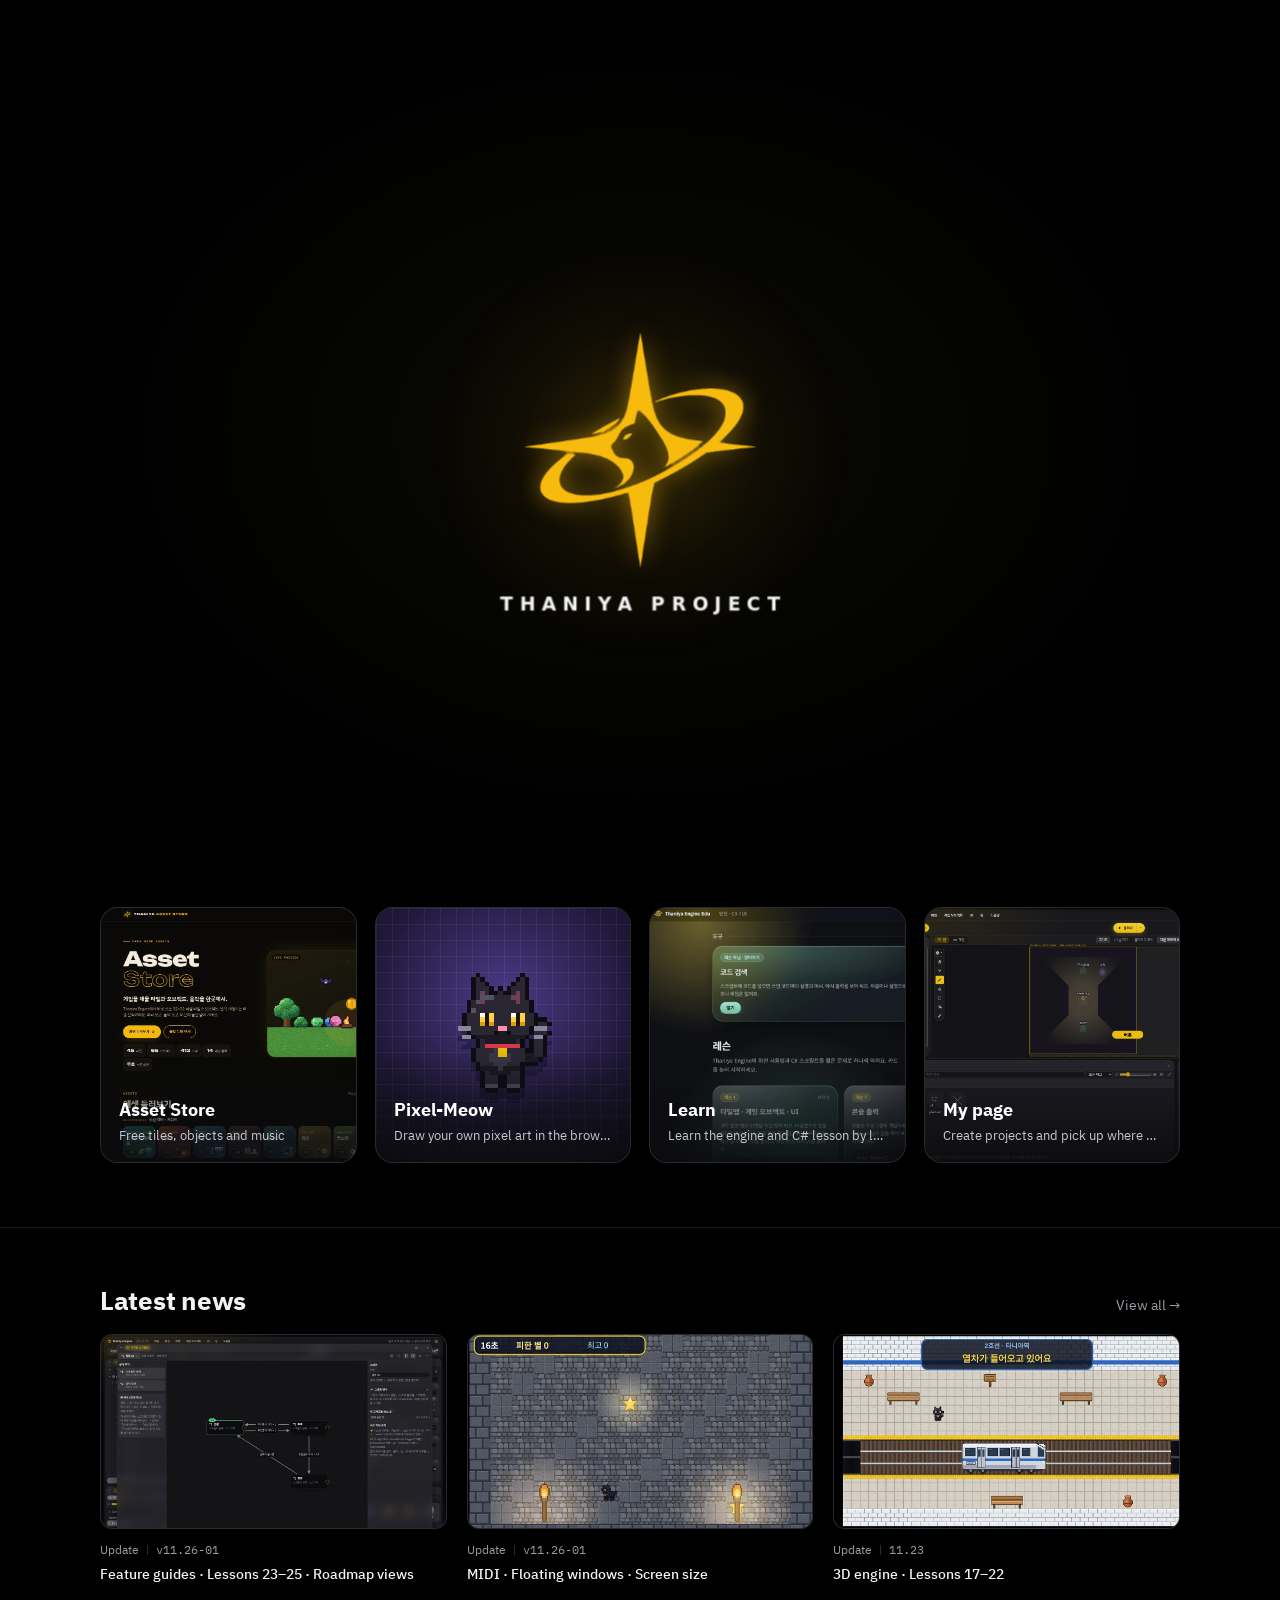
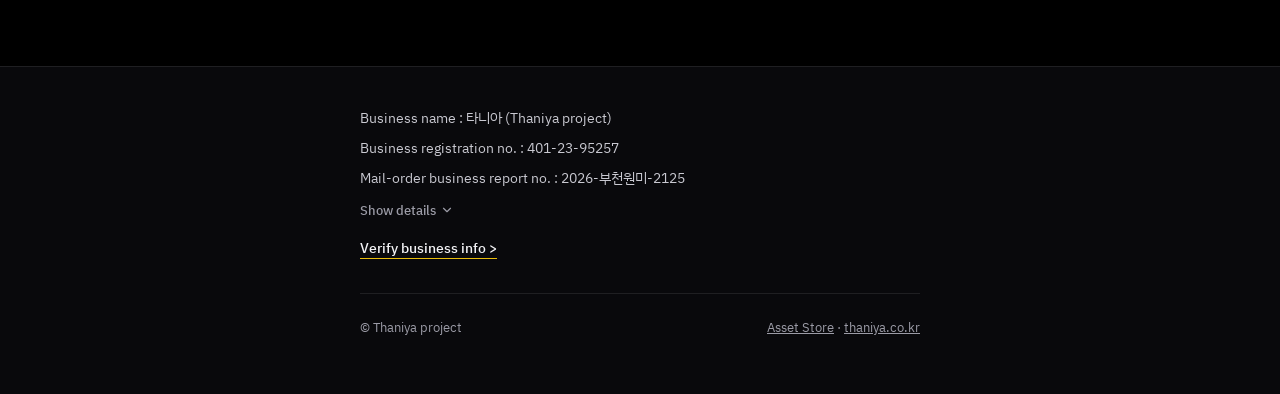
<file: index.html>
<!doctype html>
<html lang="ko">
<head>
<meta charset="utf-8">
<meta name="viewport" content="width=device-width,initial-scale=1,viewport-fit=cover">
<script src="js/common/thaniya-intro.js?v=20261126b" data-text="THANIYA PROJECT"></script>
<title>Thaniya Engine · 타니아 엔진</title>
<meta name="description" content="Thaniya Engine — 브라우저에서 던전 맵을 만들고 C# 스크립트로 움직이는 2D 게임 엔진">
<link rel="icon" type="image/png" href="[data-uri]">
<link rel="apple-touch-icon" href="assets/apple-touch-icon.png">
<script src="js/common/theme.js?v=20261126b"></script>
<link rel="stylesheet" href="css/light-index.css">
<link rel="preconnect" href="https://fonts.googleapis.com">
<link rel="stylesheet" href="https://fonts.googleapis.com/css2?family=IBM+Plex+Sans+KR:wght@400;500;600;700&family=IBM+Plex+Mono:wght@400;500&family=Bebas+Neue&display=swap">
<style>
:root{
  --bg:#0b0b0e;--panel:#15151a;--raised:#1d1d24;--line:rgba(255,255,255,.09);--line2:rgba(255,255,255,.16);
  --fg:#f2f2f5;--mute:#9b9ba6;--accent:#e9bd0c;--accent-fg:#1a1400;
  --f:"IBM Plex Sans KR","Apple SD Gothic Neo","Malgun Gothic",system-ui,sans-serif;
  --m:"IBM Plex Mono",ui-monospace,Menlo,Consolas,monospace;
  color-scheme:dark;
}
*{box-sizing:border-box}
html{scroll-behavior:smooth;scroll-padding-top:72px}
body{margin:0;background:var(--bg);color:var(--fg);font:16px/1.7 var(--f);-webkit-text-size-adjust:100%}
a{color:inherit}
:focus-visible{outline:2px solid var(--accent);outline-offset:3px;border-radius:4px}
.wrap{width:min(1080px,100% - 40px);margin-inline:auto}

/* 헤더: 메뉴는 가운데, 학습/시작하기는 오른쪽 */
header{position:sticky;top:0;z-index:20;background:rgba(11,11,14,.82);-webkit-backdrop-filter:blur(14px) saturate(1.4);backdrop-filter:blur(14px) saturate(1.4);border-bottom:1px solid var(--line)}
.hbar{display:grid;grid-template-columns:1fr auto 1fr;align-items:center;min-height:44px;gap:8px}
.hc{display:flex;align-items:center;justify-content:center;gap:4px}
.hr{display:flex;align-items:center;justify-content:flex-end;gap:4px;--tl-h:28px}
.hr .tt-btn svg{width:15px;height:15px}
@media (min-width:561px){header .wrap{width:min(1280px,100% - 40px)}}
header a{text-decoration:none;color:var(--mute);padding:5px 12px;border-radius:999px;font-size:13px;font-weight:500;white-space:nowrap;transition:color .15s,background .15s}
header a:hover{color:var(--fg);background:rgba(255,255,255,.07)}
header a.cta{display:inline-flex;align-items:center;height:28px;padding:0 14px;color:var(--accent-fg);background:linear-gradient(180deg,#f6cd2a,#e9bd0c);box-shadow:0 3px 10px rgba(233,189,12,.22),inset 0 1px 0 rgba(255,255,255,.4);font-weight:600;margin-left:6px;transition:filter .15s,transform .15s,box-shadow .15s}
header a.cta:hover{background:linear-gradient(180deg,#f6cd2a,#e9bd0c);filter:brightness(1.07);transform:translateY(-1px);box-shadow:0 6px 16px rgba(233,189,12,.32),inset 0 1px 0 rgba(255,255,255,.4)}
header .brand{justify-self:start;display:inline-flex;align-items:center;gap:8px;padding:4px 10px 4px 0;color:var(--fg);font-weight:700;font-size:14px;letter-spacing:-.01em}
.brand img{display:block;width:24px;height:24px;flex:none}
header a.brand:hover{background:none;color:var(--fg)}

/* 언어 선택 (오른쪽 상단) */
.lang{position:relative;margin-left:2px}
.lang-btn{display:inline-flex;align-items:center;gap:6px;height:28px;padding:0 9px 0 8px;border-radius:999px;border:1px solid var(--line2);background:rgba(255,255,255,.04);color:var(--fg);font:500 12px var(--f);cursor:pointer;transition:background .15s,border-color .15s}
.lang-btn:hover,.lang-btn[aria-expanded="true"]{background:rgba(255,255,255,.1);border-color:rgba(255,255,255,.28)}
.lang-btn svg{width:14px;height:14px;flex:none;fill:none;stroke:currentColor;stroke-width:1.6;stroke-linecap:round;stroke-linejoin:round}
.lang-btn .chev{width:11px;height:11px;color:var(--mute);transition:transform .15s}
.lang-btn[aria-expanded="true"] .chev{transform:rotate(180deg)}
.lang-code{display:none;font:500 12px var(--m)}
.lang-menu{position:absolute;right:0;top:calc(100% + 8px);z-index:30;min-width:150px;margin:0;padding:6px;list-style:none;background:var(--raised);border:1px solid var(--line2);border-radius:14px;box-shadow:0 18px 40px rgba(0,0,0,.5)}
.lang-menu[hidden]{display:none}
.lang-menu li{display:flex;align-items:center;justify-content:space-between;gap:12px;padding:9px 12px;border-radius:9px;font-size:14px;color:var(--fg);cursor:pointer}
.lang-menu li:hover,.lang-menu li:focus-visible{background:rgba(255,255,255,.09);outline:none}
.lang-menu li[aria-selected="true"]{color:var(--accent);font-weight:600}
.lang-menu li[aria-selected="true"]::after{content:"✓";font-size:13px}
/* 히어로: 엔진 화면 위에 제목과 내용을 얹은 메인 배너 */
.hero{position:relative;isolation:isolate;display:flex;align-items:flex-end;min-height:clamp(480px,calc(100svh - 60px),880px);overflow:hidden;background:var(--bg)}
.hero-media{position:absolute;inset:0;z-index:-1}
.hero-media img{display:block;width:100%;height:100%;object-fit:cover;object-position:right top}
.hero-media::after{content:"";position:absolute;inset:0;background:
  linear-gradient(180deg,rgba(11,11,14,.55) 0,rgba(11,11,14,0) 22%,rgba(11,11,14,0) 52%,var(--bg) 100%),
  linear-gradient(90deg,rgba(11,11,14,.92) 0,rgba(11,11,14,.62) 36%,rgba(11,11,14,.08) 72%)}
.hero-copy{width:min(1080px,100% - 40px);margin-inline:auto;padding:0 0 clamp(40px,7vw,88px)}
.kick{display:flex;align-items:center;gap:12px;margin:0 0 6px;font-size:clamp(17px,2.2vw,26px);font-weight:600;letter-spacing:-.01em}
.ver{font:500 12px var(--m);color:var(--mute);padding:3px 12px;border:1px solid var(--line2);border-radius:999px;background:rgba(11,11,14,.5)}
.hero h1{margin:0 0 18px;font:400 clamp(64px,11.5vw,150px)/.9 "Bebas Neue","Arial Narrow",Impact,var(--f);letter-spacing:.005em;text-transform:uppercase}
.hero h1 em{font-style:normal;color:var(--accent)}
.hero .sub{margin:0 0 34px;max-width:480px;color:#c9c9d1;font-size:clamp(15px,1.5vw,18px);text-shadow:0 1px 14px rgba(0,0,0,.7)}
.hero .btns{display:flex;gap:12px;flex-wrap:wrap}
.btn{display:inline-flex;align-items:center;justify-content:space-between;gap:36px;height:56px;padding:0 22px 0 24px;border-radius:0;text-decoration:none;font-weight:700;font-size:16px;border:1px solid rgba(255,255,255,.5);color:var(--fg);background:rgba(11,11,14,.35);transition:background .15s,color .15s}
.btn:hover{background:rgba(255,255,255,.14)}
.btn.main{background:#fff;color:#0b0b0e;border-color:#fff}
.btn.main:hover{background:var(--accent);border-color:var(--accent)}
.btn svg{width:22px;height:22px;flex:none;fill:none;stroke:currentColor;stroke-width:1.6;stroke-linecap:round;stroke-linejoin:round;transition:transform .15s}
.btn:hover svg{transform:translateX(4px)}

/* 섹션 */
section{padding:80px 0;border-top:1px solid var(--line)}
.eyebrow{font:500 12px var(--m);letter-spacing:.14em;text-transform:uppercase;color:var(--accent);text-align:center}
h2{margin:8px 0 14px;text-align:center;font-size:clamp(26px,4vw,36px);letter-spacing:-.01em;line-height:1.3}
.lead{text-align:center;color:var(--mute);max-width:640px;margin:0 auto 48px}

/* 소개 */
.about{display:grid;grid-template-columns:repeat(3,1fr);gap:16px}
.about div{background:var(--panel);border:1px solid var(--line);border-radius:16px;padding:26px}
.about b{display:block;font-size:17px;margin-bottom:6px}
.about span{color:var(--mute);font-size:15px}

/* 기능 */
.feat{display:grid;grid-template-columns:repeat(3,1fr);gap:16px}
.card{background:var(--panel);border:1px solid var(--line);border-radius:16px;padding:26px;transition:border-color .2s}
.card:hover{border-color:rgba(233,189,12,.45)}
.card .n{font:500 12px var(--m);color:var(--accent)}
.card h3{margin:10px 0 6px;font-size:18px}
.card p{margin:0;color:var(--mute);font-size:15px}
pre{margin:40px auto 0;max-width:640px;background:#0f1115;border:1px solid var(--line);border-radius:14px;padding:20px 24px;overflow-x:auto;font:400 14px/1.7 var(--m);color:#d7d9df}
pre .k{color:#b69cff}pre .t{color:#7dd3c0}pre .s{color:#f3e6a6}pre .c{color:#6c7280}

/* 최신 업데이트 */
.log{max-width:720px;margin:0 auto;display:grid;gap:12px}
.log article{display:grid;grid-template-columns:120px 1fr;gap:18px;background:var(--panel);border:1px solid var(--line);border-radius:16px;padding:22px 26px}
.log .v{font:600 14px var(--m);color:var(--accent);padding-top:2px}
.log .v small{display:block;font-weight:400;color:var(--mute);font-size:11px;margin-top:2px}
.log h3{margin:0 0 4px;font-size:16px}
.log p{margin:0;color:var(--mute);font-size:15px}

/* 푸터 */
footer{border-top:1px solid var(--line);background:#09090c;padding:44px 0 56px}
footer .info{max-width:560px;margin:0 auto;font-size:14px;color:#c9c9d1;line-height:1}
footer .info p{margin:0 0 16px}
footer .info p:last-of-type{margin-bottom:22px}
footer .biz{display:inline-block;color:var(--fg);font-weight:500;text-decoration:none;padding-bottom:3px;border-bottom:1px solid var(--accent)}
footer .biz:hover{color:var(--accent)}
footer .ft-x{animation:up .35s cubic-bezier(.2,.7,.2,1) both}
footer .ft-more button{display:inline-flex;align-items:center;gap:4px;padding:0;background:none;border:0;cursor:pointer;font:500 13px var(--f);color:var(--mute);transition:color .15s}
footer .ft-more button:hover{color:var(--fg)}
footer .ft-more svg{width:14px;height:14px;fill:none;stroke:currentColor;stroke-width:2;stroke-linecap:round;stroke-linejoin:round;transition:transform .2s}
footer .ft-more button[aria-expanded="true"] svg{transform:rotate(180deg)}
footer .copy{margin-top:34px;padding-top:22px;border-top:1px solid var(--line);color:var(--mute);font-size:13px;display:flex;justify-content:space-between;gap:12px;flex-wrap:wrap;max-width:560px;margin-inline:auto}
footer .copy a{color:var(--mute)}footer .copy a:hover{color:var(--fg)}

@media (max-width:820px){
  .about,.feat{grid-template-columns:1fr}
  .log article{grid-template-columns:1fr;gap:6px}
  .hero{display:block;min-height:0}
  .hero-media{position:relative;inset:auto;z-index:0;aspect-ratio:1908/905}
  .hero-media::after{background:linear-gradient(180deg,rgba(11,11,14,.4) 0,rgba(11,11,14,0) 25%,rgba(11,11,14,0) 60%,var(--bg) 100%)}
  .hero-copy{padding:8px 0 48px}
  .btn{height:50px;gap:24px}
  section{padding:56px 0}
  .hbar{grid-template-columns:auto 1fr auto;grid-template-areas:"l c r";padding-block:6px;gap:4px}
  header .brand{grid-area:l;padding:4px 6px 4px 0}
  .brand span{display:none}
  .brand img{width:26px;height:26px}
  .hc{grid-area:c;justify-content:flex-start}
  .hr{grid-area:r}
  header a{padding:5px 9px;font-size:13px}
}
@media (max-width:480px){
  .hbar{gap:2px}
  header a{padding:5px 5px;font-size:12px}
  header a.cta{margin-left:2px;padding:0 10px}
  header .brand{padding:4px 4px 4px 0}
  .brand img{width:24px;height:24px}
}
@media (max-width:560px){
  html{scroll-padding-top:104px}
  .hbar{grid-template-columns:1fr auto;grid-template-areas:"l r" "c c";row-gap:0;padding-block:6px 0}
  .hc{justify-content:center;border-top:1px solid var(--line);padding:2px 0;margin-inline:-4px}
  .lang-name{display:none}.lang-code{display:inline}
  .lang-btn{height:26px;padding:0 8px;gap:4px}
  header a{font-size:13px}
}
@media (prefers-reduced-motion:reduce){html{scroll-behavior:auto}.btn,.card{transition:none}}

/* 입력할 필요 없는 글자는 선택되지 않게 (입력칸 · 콘솔 출력만 선택 가능) */
body{-webkit-user-select:none;user-select:none}
input,textarea,select,[contenteditable],[contenteditable] *,pre,pre *{-webkit-user-select:text;user-select:text}

/* 학습 기능 소개 */
.lrn-shot{position:relative;margin:0 0 16px;border:1px solid var(--line2);border-radius:18px;overflow:hidden;background:var(--panel);box-shadow:0 24px 60px rgba(0,0,0,.45)}
.lrn-shot img{display:block;width:100%;height:auto}
.lrn-shot::after{content:"";position:absolute;left:0;right:0;bottom:0;height:22%;background:linear-gradient(180deg,rgba(11,11,14,0),rgba(11,11,14,.85));pointer-events:none}
.lrn-cta{display:flex;justify-content:center;margin-top:36px}

/* 에셋 스토어 소개 */
.st-grid{display:grid;grid-template-columns:minmax(0,1fr) minmax(0,1.1fr);gap:40px;align-items:start}
.st-fig{align-self:stretch;display:flex;flex-direction:column;justify-content:center}
.st-copy .eyebrow,.st-copy h2,.st-copy .lead{text-align:left;margin-left:0}
.st-copy .lead{margin-bottom:24px}
.st-stats{display:flex;flex-wrap:wrap;gap:8px;margin:0 0 22px;padding:0;list-style:none}
.st-stats li{display:flex;align-items:baseline;gap:6px;padding:8px 14px;border:1px solid var(--line2);border-radius:12px;background:var(--panel);font-size:13px;color:var(--mute)}
.st-stats b{font:700 20px/1 var(--f);color:var(--fg)}
.st-stats li.free b{color:var(--accent)}
.st-themes{display:flex;flex-wrap:wrap;gap:6px;margin:0 0 26px}
.st-themes button{font:inherit;font-size:13px;line-height:1.5;cursor:pointer;padding:4px 11px;border-radius:999px;color:#d9d9e0;background:rgba(233,189,12,.08);border:1px solid rgba(233,189,12,.28);transition:background .15s,transform .15s,color .15s,border-color .15s}
.st-themes button:hover{background:rgba(233,189,12,.18);transform:translateY(-2px)}
.st-steps{margin:0 0 28px;padding:0;list-style:none;display:grid;gap:10px;counter-reset:st}
.st-steps li{position:relative;padding:14px 16px 14px 54px;background:var(--panel);border:1px solid var(--line);border-radius:14px;counter-increment:st}
.st-steps li::before{content:counter(st);position:absolute;left:16px;top:14px;width:26px;height:26px;display:grid;place-items:center;border-radius:50%;font:600 13px var(--m);color:var(--accent-fg);background:var(--accent)}
.st-steps b{display:block;font-size:15px;margin-bottom:2px}
.st-steps span{color:var(--mute);font-size:14px}
.st-shot{position:sticky;top:var(--st-top,84px);margin:0;border:1px solid rgba(233,189,12,.35);border-radius:18px;overflow:hidden;background:#0a0907;box-shadow:0 24px 60px rgba(0,0,0,.45),0 0 60px rgba(233,189,12,.08)}
.st-shot img{display:block;width:100%;height:auto}
.st-btns{display:flex;gap:12px;flex-wrap:wrap}
.st-lic{margin:18px 0 0;font-size:13px;color:var(--mute)}
@media (max-width:820px){.st-grid{grid-template-columns:1fr;gap:28px}.st-fig{order:-1}.st-shot{position:relative;top:auto}}

/* ---------- THANIYA POPUP ---------- */
.tp-popup{position:fixed;right:20px;bottom:20px;z-index:100;width:252px;padding:14px 14px 12px;border-radius:22px;color:var(--fg);
  background:radial-gradient(120% 90% at 0% 0%,rgba(233,189,12,.22),transparent 60%),rgba(37,37,43,.92);
  -webkit-backdrop-filter:blur(14px);backdrop-filter:blur(14px);border:1px solid rgba(233,189,12,.35);
  box-shadow:0 14px 36px rgba(0,0,0,.5),0 0 0 1px rgba(0,0,0,.4),inset 0 1px 0 rgba(255,255,255,.08);
  opacity:0;transform:translateY(16px) scale(.96);pointer-events:none;transition:opacity .3s ease,transform .4s cubic-bezier(.2,.9,.3,1.25)}
.tp-popup.show{opacity:1;transform:none;pointer-events:auto}
.tp-close{position:absolute;top:10px;right:10px;width:22px;height:22px;display:grid;place-items:center;border:0;border-radius:50%;cursor:pointer;font:inherit;font-size:14px;line-height:1;color:var(--mute);background:rgba(255,255,255,.07);transition:background .15s,color .15s}
.tp-close:hover{background:rgba(255,255,255,.16);color:#fff}
.tp-head{display:flex;align-items:center;gap:12px;padding-right:18px}
.tp-logo-wrap{flex:none;width:54px;height:54px;display:grid;place-items:center;border-radius:16px;background:radial-gradient(circle at 50% 40%,#17171b,#000);box-shadow:0 6px 16px rgba(0,0,0,.5),0 0 0 1px rgba(233,189,12,.25),inset 0 1px 0 rgba(255,255,255,.06)}
.tp-logo{width:44px;height:44px;object-fit:contain}
.tp-text{min-width:0;display:flex;flex-direction:column;gap:3px}
.tp-eyebrow{font-size:10px;font-weight:500;letter-spacing:1.5px;color:var(--accent);text-transform:uppercase}
.tp-title{margin:0;font-size:16px;font-weight:700;color:#fff;line-height:1.2}
.tp-desc{margin:0;font-size:11.5px;line-height:1.5;color:var(--mute)}
.tp-go{display:flex;align-items:center;justify-content:center;gap:6px;margin-top:12px;padding:9px 14px;border-radius:999px;font-size:13px;font-weight:700;text-decoration:none;color:var(--accent-fg);background:linear-gradient(180deg,#f5cc2e,#e9bd0c);box-shadow:0 4px 12px rgba(233,189,12,.3),inset 0 1px 0 rgba(255,255,255,.4);transition:transform .15s,box-shadow .15s}
.tp-go:hover{transform:translateY(-1px);box-shadow:0 6px 16px rgba(233,189,12,.45),inset 0 1px 0 rgba(255,255,255,.4)}
.tp-go:active{transform:none}
.tp-skip{display:block;margin:8px auto 0;padding:2px 6px;background:none;border:0;cursor:pointer;font:inherit;font-size:10.5px;color:var(--mute)}
.tp-skip:hover{color:var(--fg)}
@media (max-width:640px){.tp-popup{right:12px;bottom:12px;width:min(252px,calc(100vw - 24px))}}
@media (prefers-reduced-motion:reduce){.tp-popup{transition:none}}

/* ---------- 인터랙션 ---------- */
.progress{position:absolute;left:0;right:0;bottom:-1px;height:2px;pointer-events:none}
.progress i{display:block;height:100%;background:var(--accent);transform-origin:0 50%;transform:scaleX(var(--p,0))}
header .hc a{position:relative}
header a.on{color:var(--fg);background:rgba(255,255,255,.07)}
header .hc a.on::after{content:"";position:absolute;left:50%;bottom:2px;width:14px;height:2px;margin-left:-7px;border-radius:2px;background:var(--accent)}
.brand img{transition:transform .35s cubic-bezier(.2,.9,.3,1.4)}
.brand:hover img{transform:rotate(-12deg) scale(1.1)}
/* 데스크톱: 가운데 메뉴를 학습 화면의 탭처럼 알약 묶음으로 */
@media (min-width:821px){
  .hc{gap:2px;padding:3px;border:1px solid var(--line);border-radius:999px;background:rgba(255,255,255,.03)}
  header .hc a{padding:4px 12px}
  header .hc a.on{background:rgba(233,189,12,.16);color:var(--accent-tx,var(--accent))}
  header .hc a.on::after{display:none}
}

/* 첫 화면 등장 · 마우스를 따라 움직이는 히어로 */
@keyframes up{from{opacity:0;translate:0 22px}to{opacity:1;translate:0 0}}
.hero-copy>*{animation:up .8s cubic-bezier(.2,.7,.2,1) both}
.hero-copy>.kick{animation-delay:.05s}.hero-copy>h1{animation-delay:.15s}.hero-copy>.sub{animation-delay:.25s}.hero-copy>.btns{animation-delay:.35s}
.hero-media img{transition:transform .5s ease-out;will-change:transform}
.hero-glow{position:absolute;inset:0;z-index:-1;pointer-events:none;opacity:0;transition:opacity .4s;background:radial-gradient(420px circle at var(--gx,70%) var(--gy,40%),rgba(233,189,12,.16),transparent 70%)}
@media (hover:hover){.hero:hover .hero-glow{opacity:1}}
.hero h1 em{cursor:pointer;display:inline-block;transition:transform .2s cubic-bezier(.2,.9,.3,1.4)}
.hero h1 em:hover{transform:translateY(-4px) rotate(-1.5deg)}
.hero h1 em:active{transform:scale(.97)}
.pxl{position:fixed;z-index:200;width:8px;height:8px;pointer-events:none;margin:-4px 0 0 -4px}

/* 스크롤 등장 */
html body .rv{opacity:0;translate:0 26px;transition:opacity .7s ease var(--d,0s),translate .7s cubic-bezier(.2,.7,.2,1) var(--d,0s),border-color .2s,transform .2s ease-out}
html body .rv.in{opacity:1;translate:0 0}

/* 마우스를 따라 기울고 빛나는 카드 */
.tilt{transform:perspective(900px) rotateX(var(--rx,0deg)) rotateY(var(--ry,0deg));transition:transform .2s ease-out,border-color .2s,opacity .22s,scale .22s}
.card{transition:border-color .2s,opacity .22s,scale .22s,transform .2s ease-out}
.glow{position:relative}
.glow::after{content:"";position:absolute;inset:0;border-radius:inherit;pointer-events:none;opacity:0;transition:opacity .25s;background:radial-gradient(260px circle at var(--mx,50%) var(--my,50%),rgba(233,189,12,.14),transparent 70%)}
.glow:hover::after{opacity:1}

/* 버튼 물결 */
.btn,.chip{position:relative;overflow:hidden}
.rip{position:absolute;border-radius:50%;background:currentColor;opacity:.22;transform:scale(0);animation:rip .55s ease-out forwards;pointer-events:none}
@keyframes rip{to{transform:scale(1);opacity:0}}
.btn.sm{height:44px;gap:14px;padding:0 18px;font-size:15px}
.btn.sm svg{width:18px;height:18px}
.btn[aria-expanded="true"] svg.dn{transform:rotate(180deg)}
.btn:hover svg.dn{transform:translateY(2px)}
.btn[aria-expanded="true"]:hover svg.dn{transform:rotate(180deg) translateY(2px)}

/* 기능 필터 */
.chips{display:flex;flex-wrap:wrap;justify-content:center;gap:8px;margin:-24px 0 28px}
.chip{display:inline-flex;align-items:center;font:500 14px var(--f);padding:8px 16px;border-radius:999px;border:1px solid var(--line2);background:transparent;color:var(--mute);cursor:pointer;transition:color .15s,border-color .15s,background .15s}
.chip:hover{color:var(--fg);border-color:rgba(233,189,12,.5)}
.chip[aria-pressed="true"]{background:var(--accent);border-color:var(--accent);color:var(--accent-fg);font-weight:600}
.chip b{font:500 11px var(--m);margin-left:7px;opacity:.7}
.card.out{opacity:0;scale:.95;pointer-events:none}
.card[hidden]{display:none}

/* 직접 실행해 보기 */
.play{max-width:640px;margin:40px auto 0;border:1px solid var(--line);border-radius:14px;overflow:hidden;background:#0f1115}
.play-bar{display:flex;align-items:center;justify-content:space-between;gap:12px;padding:10px 12px 10px 20px;border-bottom:1px solid var(--line);font:500 12px var(--m);letter-spacing:.06em;color:var(--mute)}
.play-bar button,.play-in button.cl{display:inline-flex;align-items:center;gap:6px;font:500 12px var(--m);color:var(--mute);background:none;border:1px solid var(--line);border-radius:8px;padding:5px 10px;cursor:pointer;transition:color .15s,border-color .15s,background .15s}
.play-bar button:hover{color:var(--fg);border-color:var(--line2);background:rgba(255,255,255,.05)}
.play-bar svg{width:14px;height:14px;fill:none;stroke:currentColor;stroke-width:1.8;stroke-linecap:round;stroke-linejoin:round}
.play pre{margin:0;max-width:none;border:0;border-radius:0;background:transparent}
.play-in{display:flex;flex-wrap:wrap;align-items:center;gap:10px;padding:14px 16px;border-top:1px solid var(--line)}
.play-in label{font:500 12px var(--m);color:var(--mute)}
.play-in input{flex:1 1 180px;min-width:0;height:40px;padding:0 12px;border-radius:10px;border:1px solid var(--line2);background:rgba(255,255,255,.04);color:var(--fg);font:400 14px var(--m);outline:none;transition:border-color .15s}
.play-in input:focus{border-color:var(--accent)}
.seg{display:inline-flex;border:1px solid var(--line2);border-radius:10px;overflow:hidden}
.seg button{font:500 12px var(--m);padding:0 11px;height:38px;color:var(--mute);background:none;border:0;cursor:pointer;transition:background .15s,color .15s}
.seg button+button{border-left:1px solid var(--line)}
.seg button:hover{color:var(--fg);background:rgba(255,255,255,.06)}
.seg button[aria-checked="true"]{background:rgba(233,189,12,.16);color:var(--accent)}
.run{display:inline-flex;align-items:center;gap:8px;height:40px;padding:0 18px;border:0;border-radius:10px;background:var(--accent);color:var(--accent-fg);font:700 14px var(--f);cursor:pointer;transition:background .15s,transform .1s}
.run:hover{background:#f5cc2a}.run:active{transform:scale(.97)}
.run svg{width:14px;height:14px;fill:currentColor}
.con{border-top:1px solid var(--line);background:#0a0b0e}
.con-h{display:flex;align-items:center;justify-content:space-between;padding:8px 12px 8px 20px;font:500 11px var(--m);letter-spacing:.1em;text-transform:uppercase;color:var(--mute);border-bottom:1px solid var(--line)}
.con ul{list-style:none;margin:0;padding:0;height:132px;overflow:auto;font:400 13px/1.5 var(--m)}
.con ul:empty::before{content:attr(data-empty);display:block;padding:14px 20px;color:var(--mute)}
.con li{display:flex;align-items:center;gap:10px;padding:6px 20px;border-bottom:1px solid var(--line);color:#d7d9df;animation:pop .3s ease}
.con li::before{content:"";flex:none;width:8px;height:8px;border-radius:50%;background:#a0a4ab}
.con li.warn::before{background:#e8a33d}.con li.warn{color:#f3d58f}
.con li.error::before{background:#ea6773}.con li.error{color:#ff9aa3}
.con li .ct{flex:none;color:#6c7280;font-size:11px}
.con li .tx{flex:1;min-width:0;white-space:pre-wrap;word-break:break-all}
.con li .bd{flex:none;min-width:22px;padding:0 7px;border-radius:999px;background:rgba(255,255,255,.12);font:600 11px/18px var(--m);text-align:center}
@keyframes pop{from{opacity:0;translate:-8px 0;background:rgba(233,189,12,.16)}to{opacity:1;translate:0 0}}

/* 에셋 스토어: 숫자 · 단계 · 테마 */
.st-stats li{transition:transform .2s,border-color .2s}
.st-stats li:hover{transform:translateY(-3px);border-color:rgba(233,189,12,.5)}
.st-themes button.on{background:var(--accent);border-color:var(--accent);color:var(--accent-fg)}
.st-themes button.hot{background:rgba(233,189,12,.32);transform:translateY(-2px)}
.st-tools{display:flex;flex-wrap:wrap;align-items:center;gap:12px;margin:-14px 0 26px}
.st-tools .chip{padding:6px 14px;font-size:13px}
.st-tools .chip svg{width:16px;height:16px;margin-right:6px;fill:none;stroke:currentColor;stroke-width:1.6;stroke-linecap:round;stroke-linejoin:round}
.st-pick{font-size:13px;color:var(--mute);min-height:20px}
.st-steps li{cursor:pointer;transition:border-color .25s,background .25s,transform .25s}
.st-steps li:hover{border-color:rgba(233,189,12,.35)}
.st-steps li.on{border-color:rgba(233,189,12,.6);background:var(--raised);transform:translateX(6px)}
.st-steps li::before{transition:transform .25s}
.st-steps li.on::before{transform:scale(1.15)}
.st-steps.auto li.on::after{content:"";position:absolute;left:16px;right:16px;bottom:0;height:2px;border-radius:2px;background:var(--accent);transform-origin:0 50%;animation:stbar 4s linear forwards}
@keyframes stbar{from{transform:scaleX(0)}to{transform:scaleX(1)}}
.st-fig .st-shot{width:100%}

/* 크게 보기 가능한 스크린샷 */
.zoomable{cursor:zoom-in}
.zbadge{position:absolute;top:12px;right:12px;z-index:2;display:inline-flex;align-items:center;gap:6px;padding:6px 12px;border-radius:999px;font-size:12px;font-weight:500;color:#fff;background:rgba(11,11,14,.62);border:1px solid rgba(255,255,255,.2);-webkit-backdrop-filter:blur(8px);backdrop-filter:blur(8px);opacity:0;translate:0 -4px;transition:opacity .2s,translate .2s;pointer-events:none}
.zbadge svg{width:14px;height:14px;fill:none;stroke:currentColor;stroke-width:1.8;stroke-linecap:round}
.zoomable:hover .zbadge,.zoomable:focus-visible .zbadge{opacity:1;translate:0 0}
@media (hover:none){.zbadge{opacity:1;translate:0 0}}

/* 이미지 뷰어 */
.lb{border:0;padding:0;margin:0;max-width:none;max-height:none;width:100vw;height:100vh;height:100dvh;background:transparent;color:#fff;overflow:hidden}
.lb::backdrop{background:rgba(5,5,8,.9);-webkit-backdrop-filter:blur(6px);backdrop-filter:blur(6px)}
.lb-top{position:absolute;top:0;left:0;right:0;z-index:2;display:flex;align-items:center;gap:14px;padding:12px 16px 12px 24px;font-size:14px}
.lb-cap{flex:1;min-width:0;overflow:hidden;text-overflow:ellipsis;white-space:nowrap;color:#d6d6de}
.lb-count{font:500 12px var(--m);color:#9b9ba6}
.lb-btn{display:grid;place-items:center;width:42px;height:42px;padding:0;border-radius:50%;border:1px solid rgba(255,255,255,.2);background:rgba(255,255,255,.08);color:#fff;cursor:pointer;transition:background .15s,transform .15s}
.lb-btn:hover{background:rgba(255,255,255,.2)}
.lb-btn svg{width:20px;height:20px;fill:none;stroke:currentColor;stroke-width:1.8;stroke-linecap:round;stroke-linejoin:round}
.lb-nav{position:absolute;top:50%;z-index:2;margin-top:-21px}
.lb-nav.prev{left:14px}.lb-nav.next{right:14px}
.lb-nav:hover{transform:scale(1.08)}
.lb-stage{position:absolute;inset:64px 72px 28px;display:grid;place-items:center;overflow:hidden}
.lb-stage img{display:block;max-width:100%;max-height:100%;object-fit:contain;border-radius:10px;cursor:zoom-in;transition:transform .3s ease;transform-origin:var(--ox,50%) var(--oy,50%);-webkit-user-select:none;user-select:none}
.lb.zoom .lb-stage img{transform:scale(2.2);cursor:zoom-out}
.lb[open]{animation:lbin .25s ease}
@keyframes lbin{from{opacity:0}to{opacity:1}}
body.lb-open{overflow:hidden}
@media (max-width:640px){.lb-stage{inset:60px 8px 16px}.lb-nav{top:auto;bottom:18px;margin:0}.lb-nav.prev{left:20px}.lb-nav.next{right:20px}}

/* 최신 업데이트: 더 보기 · 펼치기 */
.log article{position:relative;transition:border-color .2s}
.log p{display:-webkit-box;-webkit-box-orient:vertical;-webkit-line-clamp:3;overflow:hidden}
.log article.open p{display:block;-webkit-line-clamp:unset}
.log article.exp{cursor:pointer;padding-right:46px}
.log article.exp:hover{border-color:rgba(233,189,12,.4)}
.log article.exp::before{content:"";position:absolute;right:20px;top:26px;width:8px;height:8px;border-right:1.6px solid var(--mute);border-bottom:1.6px solid var(--mute);rotate:45deg;transition:rotate .25s,top .25s}
.log article.exp.open::before{rotate:225deg;top:30px}
.log article[hidden]{display:none}
.log article.pop{animation:up .5s cubic-bezier(.2,.7,.2,1) both;animation-delay:var(--d,0s)}
.log-more{display:flex;justify-content:center;margin-top:22px}
.log-more .btn i{font:500 12px var(--m);font-style:normal;opacity:.7}

/* 맨 위로 */
.totop{position:fixed;left:20px;bottom:20px;z-index:90;display:grid;place-items:center;width:44px;height:44px;padding:0;border-radius:50%;border:1px solid var(--line2);background:var(--raised);color:var(--fg);cursor:pointer;opacity:0;translate:0 12px;pointer-events:none;transition:opacity .25s,translate .25s,background .15s,color .15s,border-color .15s}
.totop.show{opacity:1;translate:0 0;pointer-events:auto}
.totop:hover{background:var(--accent);color:var(--accent-fg);border-color:var(--accent)}
.totop svg{width:20px;height:20px;fill:none;stroke:currentColor;stroke-width:1.8;stroke-linecap:round;stroke-linejoin:round}
@media (max-width:640px){.totop{left:12px;bottom:12px}}

@media (prefers-reduced-motion:reduce){
  .hero-copy>*,.log article.pop,.con li,.lb[open]{animation:none}
  html body .rv{opacity:1;translate:none;transition:none}
  .tilt,.hero-media img,.st-steps li,.chip,.totop{transition:none}
  .st-steps.auto li.on::after{animation:none;transform:none}
}
@media print{html body .rv{opacity:1;translate:none}.totop,.tp-popup,.progress{display:none}}

/* ---------- 펼침 메뉴 (메가 메뉴) ---------- */
.hc .mm{position:relative;display:inline-flex;align-items:center;gap:5px;font:500 13px var(--f);color:var(--mute);background:none;border:0;padding:5px 12px;border-radius:999px;cursor:pointer;white-space:nowrap;transition:color .15s,background .15s}
.hc .mm:hover{color:var(--fg);background:rgba(255,255,255,.07)}
.hc .mm svg{width:11px;height:11px;fill:none;stroke:currentColor;stroke-width:2;stroke-linecap:round;stroke-linejoin:round;opacity:.6;transition:transform .2s}
.hc .mm[aria-expanded="true"] svg{transform:rotate(180deg)}
.hc .mm.on{color:var(--fg);background:rgba(255,255,255,.07)}
.hc .mm[aria-expanded="true"]{color:var(--fg);background:rgba(255,255,255,.1)}
@media (min-width:821px){
  .hc .mm{padding:4px 12px}
  .hc .mm.on{background:rgba(233,189,12,.16);color:var(--accent-tx,var(--accent))}
}
.mega{position:absolute;left:0;right:0;top:100%;z-index:-1;background:#111116;border-bottom:1px solid var(--line2);box-shadow:0 30px 60px rgba(0,0,0,.45);visibility:hidden;opacity:0;transform:translateY(-8px);transition:opacity .2s,transform .25s cubic-bezier(.2,.7,.2,1),visibility 0s .25s}
.mega.open{visibility:visible;opacity:1;transform:none;transition:opacity .2s,transform .25s cubic-bezier(.2,.7,.2,1)}
.mega-in{display:grid;grid-template-columns:240px minmax(0,1fr);gap:40px;padding:34px 0 40px}
.mega-grp{list-style:none;margin:0;padding:0;display:grid;gap:4px;align-content:start}
.mega-grp[hidden]{display:none}
.mega-cap{font:500 11px var(--m);letter-spacing:.14em;text-transform:uppercase;color:var(--accent);margin:0 0 10px}
header .mega a{color:var(--fg);border-radius:10px}
header .mega-grp a{display:flex;align-items:center;justify-content:space-between;gap:10px;padding:9px 12px;margin-left:-12px;font-size:16px;font-weight:600;white-space:normal}
header .mega-grp a:hover{background:rgba(255,255,255,.07);color:var(--accent)}
.mega-grp a .ar{flex:none;width:14px;height:14px;fill:none;stroke:currentColor;stroke-width:1.8;stroke-linecap:round;stroke-linejoin:round;opacity:0;translate:-4px 0;transition:opacity .15s,translate .15s}
.mega-grp a:hover .ar,.mega-grp a:focus-visible .ar{opacity:1;translate:0 0}
.mega-grp a.ext .ar{opacity:.5;translate:0 0}
.mega-grp a[aria-current="page"]{color:var(--accent)}
.mega-rh{display:flex;align-items:baseline;justify-content:space-between;gap:12px;margin:0 0 14px}
.mega-rh b{font-size:17px}
header .mega-rh a{padding:2px 6px;margin-right:-6px;font-size:13px;color:var(--mute)}
header .mega-rh a:hover{color:var(--fg);background:none}

/* 업데이트 카드 (메뉴 · 홈) */
.ncards{display:grid;grid-template-columns:repeat(3,minmax(0,1fr));gap:20px}
header .mega a.ncard,a.ncard{display:block;padding:0;margin:0;text-decoration:none;color:var(--fg);font-size:14px;font-weight:500;white-space:normal;background:none;border-radius:0}
.ncard-img{display:block;aspect-ratio:16/9;border-radius:12px;overflow:hidden;background:var(--panel);border:1px solid var(--line)}
.ncard-img img{display:block;width:100%;height:100%;object-fit:cover;object-position:left top;transition:transform .35s ease}
.ncard:hover .ncard-img img{transform:scale(1.05)}
.ncard-meta{display:flex;align-items:center;gap:8px;margin:12px 0 4px;font:400 12px var(--m);color:var(--mute)}
.ncard-meta em{font-style:normal;font-family:var(--f)}
.ncard-meta em::after{content:"";display:inline-block;width:1px;height:10px;margin-left:8px;background:var(--line2);vertical-align:-1px}
.ncard-t{display:block;overflow:hidden;white-space:nowrap;text-overflow:ellipsis;transition:color .15s}
.ncard:hover .ncard-t{color:var(--accent)}

/* ---------- 페이지 ---------- */
main>[data-page][hidden]{display:none}
.page-in{animation:pgin .45s cubic-bezier(.2,.7,.2,1) both}
@keyframes pgin{from{opacity:0;translate:0 14px}to{opacity:1;translate:0 0}}
.crumb{display:flex;align-items:center;justify-content:center;gap:8px;margin:0 0 18px;font-size:12px;color:var(--mute)}
.crumb a{text-decoration:none;color:var(--mute)}.crumb a:hover{color:var(--fg)}
.crumb i{font-style:normal;opacity:.5}
.st-copy .crumb{justify-content:flex-start}
.pager{display:grid;grid-template-columns:1fr 1fr;gap:12px;margin-top:64px}
.pager a{display:flex;flex-direction:column;gap:2px;padding:16px 20px;border:1px solid var(--line);border-radius:14px;background:var(--panel);text-decoration:none;transition:border-color .15s,transform .15s}
.pager a:hover{border-color:rgba(233,189,12,.5);transform:translateY(-2px)}
.pager small{font-size:12px;color:var(--mute)}
.pager b{font-size:16px}
.pager .nx{grid-column:2;text-align:right}
.pager span:empty{display:none}

/* ---------- 홈: 바로가기 ---------- */
section.qk{position:relative;z-index:1;border-top:0;padding:0 0 64px;margin-top:-28px}
.qk-h,.hn-h{display:flex;align-items:baseline;justify-content:space-between;gap:12px;margin:0 0 16px}
.qk-h h2,.hn-h h2{margin:0;text-align:left;font-size:clamp(20px,2.4vw,26px)}
.hn-h a{font-size:14px;color:var(--mute);text-decoration:none}.hn-h a:hover{color:var(--fg)}
.qk-grid{display:grid;grid-template-columns:repeat(4,minmax(0,1fr));gap:18px}
.qk-card{position:relative;aspect-ratio:1/1;border-radius:18px;overflow:hidden;isolation:isolate;background:#16161c;border:1px solid var(--line);box-shadow:0 14px 34px rgba(0,0,0,.35);transition:transform .25s cubic-bezier(.2,.7,.2,1),box-shadow .25s,border-color .25s}
.qk-card:hover,.qk-card:focus-within{transform:translateY(-4px);border-color:rgba(233,189,12,.45);box-shadow:0 22px 44px rgba(0,0,0,.45)}
.qk-bg{position:absolute;inset:0;z-index:-1;width:100%;height:100%;object-fit:cover;transition:filter .35s,transform .45s ease}
.qk-card:hover .qk-bg,.qk-card:focus-within .qk-bg{filter:blur(7px) brightness(.32);transform:scale(1.1)}
.qk-px{display:grid;place-items:center;background:
  linear-gradient(rgba(255,255,255,.05) 1px,transparent 1px) 0 0/16px 16px,
  linear-gradient(90deg,rgba(255,255,255,.05) 1px,transparent 1px) 0 0/16px 16px,
  radial-gradient(90% 80% at 50% 35%,#4a3a86 0,#1f1838 60%,#121019 100%)}
.qk-px i{display:block;width:56%;aspect-ratio:1;background:url(assets/base/hero.png) 0 0/400% 400% no-repeat;image-rendering:pixelated;filter:drop-shadow(0 10px 0 rgba(0,0,0,.25));animation:qkwalk .8s steps(4) infinite}
@keyframes qkwalk{from{background-position-x:0}to{background-position-x:133.333%}}
.qk-cap{position:absolute;left:0;right:0;bottom:0;padding:44px 18px 16px;background:linear-gradient(180deg,rgba(11,11,14,0),rgba(11,11,14,.88));transition:opacity .25s}
.qk-cap b{display:block;font-size:18px;color:#fff}
.qk-cap span{display:block;font-size:13px;color:#c9c9d1;overflow:hidden;white-space:nowrap;text-overflow:ellipsis}
.qk-card:hover .qk-cap,.qk-card:focus-within .qk-cap{opacity:0}
.qk-ov{position:absolute;inset:0;display:flex;flex-direction:column;align-items:center;justify-content:center;gap:6px;padding:18px;text-align:center;color:#fff;opacity:0;transition:opacity .25s}
.qk-card:hover .qk-ov,.qk-card:focus-within .qk-ov{opacity:1}
.qk-ic{display:grid;place-items:center;width:46px;height:46px;margin-bottom:4px;border-radius:14px;background:rgba(233,189,12,.16);color:var(--accent)}
.qk-ic svg{width:24px;height:24px;fill:none;stroke:currentColor;stroke-width:1.7;stroke-linecap:round;stroke-linejoin:round}
.qk-t{font-size:18px}
.qk-d{font-size:13px;line-height:1.5;color:#c9c9d1;max-width:220px}
a.qk-go{margin-top:12px;display:inline-flex;align-items:center;height:40px;padding:0 20px;border-radius:10px;background:var(--accent);color:var(--accent-fg);font-weight:700;font-size:14px;text-decoration:none;box-shadow:0 6px 16px rgba(233,189,12,.3);transition:filter .15s}
a.qk-go:hover{filter:brightness(1.08)}
a.qk-go::after{content:"";position:absolute;inset:0;z-index:0}
a.qk-more{position:absolute;right:16px;bottom:12px;z-index:1;display:inline-flex;align-items:center;gap:4px;font-size:13px;color:#bdbdc6;text-decoration:none}
a.qk-more:hover{color:#fff}
a.qk-more svg{width:13px;height:13px;fill:none;stroke:currentColor;stroke-width:2;stroke-linecap:round;stroke-linejoin:round}
@media (hover:none){
  .qk-cap{display:none}
  .qk-ov{opacity:1;justify-content:flex-end;align-items:flex-start;text-align:left;gap:2px;padding:16px;background:linear-gradient(180deg,rgba(11,11,14,0) 30%,rgba(11,11,14,.9))}
  .qk-ic,.qk-d,a.qk-more{display:none}
  a.qk-go{margin-top:8px;height:34px;padding:0 14px;font-size:13px}
  .qk-card:hover .qk-bg,.qk-card:focus-within .qk-bg{filter:none;transform:none}
}
section.hn{padding-top:56px}

@media (max-width:1000px){.qk-grid{grid-template-columns:repeat(2,minmax(0,1fr))}.qk-card{aspect-ratio:4/3}}
@media (max-width:820px){
  section.qk{margin-top:0;padding-top:8px}
  .mega-in{grid-template-columns:1fr;gap:22px;padding:22px 0 26px}
  .mega-grp{grid-template-columns:repeat(2,minmax(0,1fr))}
  .ncards{gap:14px}
  .mega .ncards .ncard:nth-child(3){display:none}
  .mega .ncards{grid-template-columns:repeat(2,minmax(0,1fr))}
  .pager{margin-top:44px}
}
@media (max-width:560px){
  .hc .mm{padding:5px 9px}
  .mega-r{display:none}
  .mega-grp{grid-template-columns:1fr}
  header .mega-grp a{font-size:15px}
  .qk-grid{gap:12px}
  .qk-card{aspect-ratio:1/1;border-radius:14px}
  .qk-ov{padding:12px}.qk-t{font-size:15px}
  a.qk-go{font-size:12px;padding:0 10px;height:30px}
  .ncards{grid-template-columns:1fr}
  .pager{grid-template-columns:1fr}.pager .nx{grid-column:1}
}
@media (prefers-reduced-motion:reduce){.mega,.qk-card,.qk-bg,.ncard-img img{transition:none}.qk-px i{animation:none}.page-in{animation:none}}
</style>
</head>
<body>

<header>
  <div class="progress" id="prog" aria-hidden="true"><i></i></div>
  <div class="wrap hbar">
    <a class="brand" href="#" aria-label="Thaniya Engine 처음 화면" data-i18n-aria="brand.aria"><img src="assets/thaniya-logo.png" width="36" height="36" alt=""><span>Thaniya Engine</span></a>
    <nav class="hc" aria-label="주 메뉴" data-i18n-aria="nav.aria">
      <button type="button" class="mm" data-m="engine" aria-expanded="false" aria-controls="mega"><span data-i18n="nav.engine">엔진</span><svg viewBox="0 0 24 24" aria-hidden="true"><path d="M6 9l6 6 6-6"/></svg></button>
      <button type="button" class="mm" data-m="learn" aria-expanded="false" aria-controls="mega"><span data-i18n="nav.learn">학습</span><svg viewBox="0 0 24 24" aria-hidden="true"><path d="M6 9l6 6 6-6"/></svg></button>
      <button type="button" class="mm" data-m="asset" aria-expanded="false" aria-controls="mega"><span data-i18n="nav.asset">에셋</span><svg viewBox="0 0 24 24" aria-hidden="true"><path d="M6 9l6 6 6-6"/></svg></button>
      <button type="button" class="mm" data-m="news" aria-expanded="false" aria-controls="mega"><span data-i18n="nav.news">소식</span><svg viewBox="0 0 24 24" aria-hidden="true"><path d="M6 9l6 6 6-6"/></svg></button>
    </nav>
    <div class="hr">
      <a class="cta" href="mypage.html" data-i18n="nav.start">시작하기</a>
      <span id="themeHost"></span>
      <div class="lang" id="lang">
        <button type="button" class="lang-btn" id="langBtn" aria-haspopup="listbox" aria-expanded="false" aria-controls="langMenu" aria-label="언어 선택" data-i18n-aria="lang.aria">
          <svg viewBox="0 0 24 24" aria-hidden="true"><circle cx="12" cy="12" r="9"/><path d="M3 12h18M12 3c2.6 2.6 4 5.7 4 9s-1.4 6.4-4 9c-2.6-2.6-4-5.7-4-9s1.4-6.4 4-9z"/></svg>
          <span class="lang-name" id="langName">한국어</span><span class="lang-code" id="langCode">KO</span>
          <svg class="chev" viewBox="0 0 24 24" aria-hidden="true"><path d="M6 9l6 6 6-6"/></svg>
        </button>
        <ul class="lang-menu" id="langMenu" role="listbox" aria-label="언어 선택" data-i18n-aria="lang.aria" hidden>
          <li role="option" data-lang="ko" tabindex="-1">한국어</li>
          <li role="option" data-lang="en" tabindex="-1">English</li>
          <li role="option" data-lang="ja" tabindex="-1">日本語</li>
          <li role="option" data-lang="zh" tabindex="-1">中文</li>
        </ul>
      </div>
    </div>
  </div>
  <div class="mega" id="mega" aria-hidden="true">
    <div class="wrap mega-in">
      <div class="mega-l">
        <ul class="mega-grp" data-m="engine">
          <li><a href="#about"><span data-i18n="nav.about">소개</span><svg class="ar" viewBox="0 0 24 24" aria-hidden="true"><path d="M5 12h14M13 6l6 6-6 6"/></svg></a></li>
          <li><a href="#features"><span data-i18n="mm.features">주요 기능</span><svg class="ar" viewBox="0 0 24 24" aria-hidden="true"><path d="M5 12h14M13 6l6 6-6 6"/></svg></a></li>
          <li><a href="#play"><span data-i18n="pg.title">직접 실행해 보기</span><svg class="ar" viewBox="0 0 24 24" aria-hidden="true"><path d="M5 12h14M13 6l6 6-6 6"/></svg></a></li>
          <li><a href="mypage.html"><span data-i18n="mm.start">엔진 시작하기</span><svg class="ar" viewBox="0 0 24 24" aria-hidden="true"><path d="M5 12h14M13 6l6 6-6 6"/></svg></a></li>
        </ul>
        <ul class="mega-grp" data-m="learn" hidden>
          <li><a href="#learning"><span data-i18n="mm.learnAbout">학습 소개</span><svg class="ar" viewBox="0 0 24 24" aria-hidden="true"><path d="M5 12h14M13 6l6 6-6 6"/></svg></a></li>
          <li><a href="learning.html"><span data-i18n="hero.learn">C# 학습하기</span><svg class="ar" viewBox="0 0 24 24" aria-hidden="true"><path d="M5 12h14M13 6l6 6-6 6"/></svg></a></li>
        </ul>
        <ul class="mega-grp" data-m="asset" hidden>
          <li><a href="#store"><span data-i18n="mm.store">에셋 스토어 소개</span><svg class="ar" viewBox="0 0 24 24" aria-hidden="true"><path d="M5 12h14M13 6l6 6-6 6"/></svg></a></li>
          <li><a class="ext" href="https://architect0509.github.io/Thaniya-Engine-AssetStore/" target="_blank" rel="noopener"><span data-i18n="st.open">스토어 둘러보기</span><svg class="ar" viewBox="0 0 24 24" aria-hidden="true"><path d="M7 17L17 7M9 7h8v8"/></svg></a></li>
          <li><a class="ext" href="https://architect0509.github.io/Pixel-meow/canvas/canvas.html" target="_blank" rel="noopener"><span data-i18n="mm.pixel">Pixel-Meow 도트 그리기</span><svg class="ar" viewBox="0 0 24 24" aria-hidden="true"><path d="M7 17L17 7M9 7h8v8"/></svg></a></li>
        </ul>
        <ul class="mega-grp" data-m="news" hidden>
          <li><a href="#updates"><span data-i18n="nav.updates">최신 업데이트</span><svg class="ar" viewBox="0 0 24 24" aria-hidden="true"><path d="M5 12h14M13 6l6 6-6 6"/></svg></a></li>
          <li><a class="ext" href="https://thaniya.co.kr/" target="_blank" rel="noopener"><span data-i18n="mm.site">Thaniya Project 공식 사이트</span><svg class="ar" viewBox="0 0 24 24" aria-hidden="true"><path d="M7 17L17 7M9 7h8v8"/></svg></a></li>
        </ul>
      </div>
      <div class="mega-r">
        <div class="mega-rh"><b data-i18n="upd.h2">최신 업데이트</b><a href="#updates" data-i18n="mm.more">더보기</a></div>
        <div class="ncards" id="megaNews"></div>
      </div>
    </div>
  </div>
</header>

<main>
  <div class="hero" data-page="home">
    <div class="hero-media"><img src="assets/engine-screenshot.png" width="1908" height="905" alt="Thaniya Engine 에디터 화면: 계층 구조, 씬 뷰, 인스펙터, 프로젝트 패널" data-i18n-alt="hero.alt"></div>
    <div class="hero-glow" aria-hidden="true"></div>
    <div class="hero-copy">
      <p class="kick"><span data-i18n="hero.kick">설치 없이, 브라우저에서 바로</span> <span class="ver">v11.26-01</span></p>
      <h1>Thaniya <em id="heroEm">Engine</em></h1>
      <p class="sub" data-i18n="hero.sub">던전 맵을 그리고, C# 스크립트로 직접 움직여 보는 2D 게임 엔진.</p>
      <div class="btns">
        <a class="btn main" href="mypage.html"><span data-i18n="nav.start">시작하기</span> <svg viewBox="0 0 24 24" aria-hidden="true"><path d="M3 12h17M14 6l6 6-6 6"/></svg></a>
        <a class="btn" href="learning.html"><span data-i18n="hero.learn">C# 학습하기</span> <svg viewBox="0 0 24 24" aria-hidden="true"><path d="M3 12h17M14 6l6 6-6 6"/></svg></a>
      </div>
    </div>
  </div>

  <section class="qk" id="quick" data-page="home" aria-labelledby="qkH">
    <div class="wrap">
      <div class="qk-h"><h2 id="qkH" data-i18n="qk.h">바로가기</h2></div>
      <div class="qk-grid">
        <div class="qk-card" data-qk="store">
          <img class="qk-bg" src="assets/assetstore-screenshot.webp" width="1055" height="843" alt="" loading="lazy" decoding="async" style="object-position:left top">
          <div class="qk-cap"><b data-i18n="nav.store">에셋 스토어</b><span data-i18n="qk.store.d">무료 타일 · 오브젝트 · 배경 음악</span></div>
          <div class="qk-ov">
            <span class="qk-ic"><svg viewBox="0 0 24 24" aria-hidden="true"><path d="M5 8h14l-1.2 11.2a1 1 0 0 1-1 .8H7.2a1 1 0 0 1-1-.8z"/><path d="M9 8V6.5a3 3 0 0 1 6 0V8"/></svg></span>
            <b class="qk-t" data-i18n="nav.store">에셋 스토어</b>
            <span class="qk-d" data-i18n="qk.store.d">무료 타일 · 오브젝트 · 배경 음악</span>
            <a class="qk-go" href="https://architect0509.github.io/Thaniya-Engine-AssetStore/" target="_blank" rel="noopener" data-i18n="st.open">스토어 둘러보기</a>
            <a class="qk-more" href="#store"><span data-i18n="qk.more">자세히 보기</span> <svg viewBox="0 0 24 24" aria-hidden="true"><path d="M9 6l6 6-6 6"/></svg></a>
          </div>
        </div>
        <div class="qk-card" data-qk="pixel">
          <span class="qk-bg qk-px" aria-hidden="true"><i></i></span>
          <div class="qk-cap"><b>Pixel-Meow</b><span data-i18n="qk.pixel.d">브라우저에서 픽셀 아트를 직접 그려요</span></div>
          <div class="qk-ov">
            <span class="qk-ic"><svg viewBox="0 0 24 24" aria-hidden="true"><path d="M4 20l1-4L16 5l3 3L8 19z"/><path d="M14 7l3 3"/></svg></span>
            <b class="qk-t">Pixel-Meow</b>
            <span class="qk-d" data-i18n="qk.pixel.d">브라우저에서 픽셀 아트를 직접 그려요</span>
            <a class="qk-go" href="https://architect0509.github.io/Pixel-meow/canvas/canvas.html" target="_blank" rel="noopener" data-i18n="qk.pixel.b">그리기 시작</a>
          </div>
        </div>
        <div class="qk-card" data-qk="learn">
          <img class="qk-bg" src="assets/learning-screenshot.webp" width="1600" height="792" alt="" loading="lazy" decoding="async" style="object-position:left top">
          <div class="qk-cap"><b data-i18n="nav.learn">학습</b><span data-i18n="qk.learn.d">엔진 사용법과 C#을 레슨으로 익혀요</span></div>
          <div class="qk-ov">
            <span class="qk-ic"><svg viewBox="0 0 24 24" aria-hidden="true"><path d="M4 5.5A1.5 1.5 0 0 1 5.5 4H11v15H5.5A1.5 1.5 0 0 1 4 17.5z"/><path d="M20 5.5A1.5 1.5 0 0 0 18.5 4H13v15h5.5a1.5 1.5 0 0 0 1.5-1.5z"/></svg></span>
            <b class="qk-t" data-i18n="nav.learn">학습</b>
            <span class="qk-d" data-i18n="qk.learn.d">엔진 사용법과 C#을 레슨으로 익혀요</span>
            <a class="qk-go" href="learning.html" data-i18n="hero.learn">C# 학습하기</a>
            <a class="qk-more" href="#learning"><span data-i18n="qk.more">자세히 보기</span> <svg viewBox="0 0 24 24" aria-hidden="true"><path d="M9 6l6 6-6 6"/></svg></a>
          </div>
        </div>
        <div class="qk-card" data-qk="my">
          <img class="qk-bg" src="assets/engine-screenshot.png" width="1908" height="905" alt="" loading="lazy" decoding="async" style="object-position:30% top">
          <div class="qk-cap"><b data-i18n="qk.my.t">마이페이지</b><span data-i18n="qk.my.d">내 프로젝트를 만들고 이어서 작업해요</span></div>
          <div class="qk-ov">
            <span class="qk-ic"><svg viewBox="0 0 24 24" aria-hidden="true"><circle cx="12" cy="8.5" r="3.5"/><path d="M5 20c.8-3.6 3.6-5.5 7-5.5s6.2 1.9 7 5.5"/></svg></span>
            <b class="qk-t" data-i18n="qk.my.t">마이페이지</b>
            <span class="qk-d" data-i18n="qk.my.d">내 프로젝트를 만들고 이어서 작업해요</span>
            <a class="qk-go" href="mypage.html" data-i18n="qk.my.b">바로 가기</a>
            <a class="qk-more" href="#about"><span data-i18n="qk.more">자세히 보기</span> <svg viewBox="0 0 24 24" aria-hidden="true"><path d="M9 6l6 6-6 6"/></svg></a>
          </div>
        </div>
      </div>
    </div>
  </section>

  <section class="hn" id="news" data-page="home" aria-labelledby="hnH">
    <div class="wrap">
      <div class="hn-h"><h2 id="hnH" data-i18n="home.news">최신 소식</h2><a href="#updates"><span data-i18n="home.all">전체 보기</span> →</a></div>
      <div class="ncards" id="homeNews"></div>
    </div>
  </section>

  <section id="about" data-page="about" hidden>
    <div class="wrap">
      <div class="eyebrow">About</div>
      <h2 data-i18n="about.h2">만들고, 쓰고, 바로 실행합니다</h2>
      <p class="lead" data-i18n="about.lead">Thaniya Engine은 유니티 에디터와 비슷한 구조의 작업 화면을 웹에서 그대로 제공합니다. 별도 설치나 가입 없이 열자마자 시작할 수 있어요.</p>
      <div class="about">
        <div><b data-i18n="about.1t">설치 없는 웹 에디터</b><span data-i18n="about.1d">브라우저만 있으면 어디서든 열고, 작업 내용은 이 브라우저에 저장됩니다.</span></div>
        <div><b data-i18n="about.2t">익숙한 편집 구조</b><span data-i18n="about.2d">계층 구조, 인스펙터, 프로젝트, 콘솔 패널을 드래그해 원하는 자리에 도킹할 수 있습니다.</span></div>
        <div><b data-i18n="about.3t">C# 기반 스크립트</b><span data-i18n="about.3d">Unity 스타일의 C# 문법으로 오브젝트를 움직이고, 학습 창에서 바로 연습합니다.</span></div>
      </div>
    </div>
  </section>

  <section id="learning" data-page="learning" hidden>
    <div class="wrap">
      <div class="eyebrow">Learning</div>
      <h2 data-i18n="learn.h2">엔진 안에서 C#을 배워요</h2>
      <p class="lead" data-i18n="learn.lead">Thaniya Engine의 화면 사용법과 C# 스크립트를 짧은 문제로 하나씩 익혀요. 카드를 눌러 바로 시작하세요.</p>
      <figure class="lrn-shot zoomable" tabindex="0" role="button" aria-label="이미지 크게 보기" data-i18n-aria="lb.open">
        <span class="zbadge" aria-hidden="true"><svg viewBox="0 0 24 24"><circle cx="11" cy="11" r="6.5"/><path d="M16 16l5 5M11 8.5v5M8.5 11h5"/></svg><span data-i18n="lb.zoom">크게 보기</span></span>
        <img src="assets/learning-screenshot.webp" width="1600" height="792" loading="lazy" decoding="async" alt="Thaniya Engine Edu 학습 화면: 코드 검색 도구와 레슨 카드" data-i18n-alt="learn.alt">
      </figure>
      <div class="about">
        <div><b data-i18n="learn.1t">짧은 문제로 한 걸음씩</b><span data-i18n="learn.1d">타일맵 · 게임 오브젝트 · C# 기초부터 비주얼 스크립트 · 물리 · 3D 엔진 · 플랫포머까지 25개 레슨으로 차근차근 익힙니다. 레슨마다 진짜 엔진이 열려 직접 만들어 봐요.</span></div>
        <div><b data-i18n="learn.2t">기능 가이드 · 예제</b><span data-i18n="learn.2d">엔진 창마다 짧은 영상으로 보여 주는 기능 가이드 13개와, 바로 열어 고쳐 볼 수 있는 완성 예제 10개가 있어요. 코드 검색으로 낯선 코드의 뜻도 바로 찾아요.</span></div>
        <div><b data-i18n="learn.3t">로드맵 · 진행 상태</b><span data-i18n="learn.3d">로드맵을 트리 · 한눈에 · 탐험 · 분류별로 보고, 난이도 · 분류(엔진 · 기능 · 스크립트) · 진행으로 걸러 다음에 배울 레슨을 골라요.</span></div>
      </div>
      <div class="lrn-cta">
        <a class="btn main" href="learning.html"><span data-i18n="hero.learn">C# 학습하기</span> <svg viewBox="0 0 24 24" aria-hidden="true"><path d="M3 12h17M14 6l6 6-6 6"/></svg></a>
      </div>
    </div>
  </section>

  <section id="features" data-page="features" hidden>
    <div class="wrap">
      <div class="eyebrow">Features</div>
      <h2 data-i18n="feat.h2">주요 기능</h2>
      <p class="lead" data-i18n="feat.lead">맵 제작부터 스크립트 작성, 테스트 실행까지 한 화면에서 이어집니다.</p>
      <div class="chips" role="group" aria-label="기능 분류" data-i18n-aria="flt.aria">
        <button type="button" class="chip" data-f="all" aria-pressed="true"><span data-i18n="flt.all">전체</span><b></b></button>
        <button type="button" class="chip" data-f="build" aria-pressed="false"><span data-i18n="flt.build">만들기</span><b></b></button>
        <button type="button" class="chip" data-f="code" aria-pressed="false"><span data-i18n="flt.code">코딩</span><b></b></button>
        <button type="button" class="chip" data-f="media" aria-pressed="false"><span data-i18n="flt.media">미디어</span><b></b></button>
        <button type="button" class="chip" data-f="flow" aria-pressed="false"><span data-i18n="flt.flow">작업 환경</span><b></b></button>
      </div>
      <div class="feat" id="feat">
        <div class="card" data-cat="build"><div class="n">01</div><h3 data-i18n="f1.t">던전 맵 · 타일 합치기</h3><p data-i18n="f1.d">타일 팔레트로 맵을 그리고, 여러 타일을 겹쳐 새 타일셋으로 저장합니다.</p></div>
        <div class="card" data-cat="code"><div class="n">02</div><h3 data-i18n="f2.t">C# 스크립트 창</h3><p data-i18n="f2.d">자동완성과 함께 코드를 쓰고 컴포넌트로 붙여 실행합니다. 한글로 쓰는 실험 기능도 있어요.</p></div>
        <div class="card" data-cat="media"><div class="n">03</div><h3 data-i18n="f3.t">애니메이터 · 애니메이션</h3><p data-i18n="f3.d">상태와 전환, 키프레임 타임라인으로 캐릭터를 움직입니다. 기본 주인공은 걷기 애니메이션이 들어 있어요.</p></div>
        <div class="card" data-cat="media"><div class="n">04</div><h3 data-i18n="f4.t">오디오 소스 · 매니저</h3><p data-i18n="f4.d">배경 음악과 효과음을 컴포넌트와 Sound 스크립트로 재생하고, 매니저가 씬을 넘어 이어 줍니다.</p></div>
        <div class="card" data-cat="build"><div class="n">05</div><h3 data-i18n="f5.t">UI 컴포넌트</h3><p data-i18n="f5.d">패널 · 텍스트 · 버튼 · 게이지 바에 토글과 캔버스 그룹을 더해 게임 화면을 꾸밉니다.</p></div>
        <div class="card" data-cat="flow"><div class="n">06</div><h3 data-i18n="f6.t">에셋 스토어 연결</h3><p data-i18n="f6.d">프로젝트 창의 「에셋스토어」에서 무료 타일 · 오브젝트 · 음악을 바로 불러옵니다.</p></div>
        <div class="card" data-cat="flow"><div class="n">07</div><h3 data-i18n="f7.t">패널 도킹 · 레이아웃</h3><p data-i18n="f7.d">패널을 도크에 끌어다 놓거나 떠 있는 창으로 꺼내고, 배치를 JSON으로 저장합니다.</p></div>
        <div class="card" data-cat="code"><div class="n">08</div><h3 data-i18n="f8.t">콘솔 · 플레이 모드</h3><p data-i18n="f8.d">Debug.Log 출력을 콘솔에서 확인하고, 카메라가 부드럽게 따라가는 게임을 바로 테스트합니다.</p></div>
        <div class="card" data-cat="flow"><div class="n">09</div><h3 data-i18n="f9.t">테마 · 4개 국어</h3><p data-i18n="f9.d">다크 · 라이트 테마와 한국어 · English · 日本語 · 中文을 언제든 바꿉니다.</p></div>
        <div class="card" data-cat="build"><div class="n">10</div><h3 data-i18n="f10.t">3D 엔진</h3><p data-i18n="f10.d">3D 씬에 기본 도형 · 빛 · 그림자 · 하늘을 놓고, 3인칭 · 1인칭 주인공과 리지드바디 3D로 움직입니다.</p></div>
        <div class="card" data-cat="code"><div class="n">11</div><h3 data-i18n="f11.t">물리 · 생성 · 코루틴</h3><p data-i18n="f11.d">리지드바디 2D · 충돌 이벤트 · Raycast, Instantiate · Destroy, 코루틴 · PlayerPrefs를 유니티처럼 씁니다.</p></div>
        <div class="card" data-cat="code"><div class="n">12</div><h3 data-i18n="f12.t">비주얼 스크립트</h3><p data-i18n="f12.d">노드를 선으로 이어 코드 없이 게임을 만들고, 상태 그래프로 순찰 · 추격 같은 몬스터 AI를 짭니다.</p></div>
        <div class="card" data-cat="media"><div class="n">13</div><h3 data-i18n="f13.t">파티클 · 볼륨 · 타임라인</h3><p data-i18n="f13.d">파티클 효과, 화면 후처리 볼륨 12종, 타임라인 컷씬으로 장면을 연출합니다.</p></div>
        <div class="card" data-cat="media"><div class="n">14</div><h3 data-i18n="f14.t">직접 그리기 · 음악 만들기</h3><p data-i18n="f14.d">Pixel-meow로 픽셀 아트를, SoundLab으로 배경 음악을 만들어 바로 에셋으로 넣어요. MIDI 파일도 SoundLab에서 열어 고칩니다.</p></div>
        <div class="card" data-cat="build"><div class="n">15</div><h3 data-i18n="f15.t">UI 빌더 · 프리팹</h3><p data-i18n="f15.d">UI 빌더로 화면을 꾸미고, 자주 쓰는 오브젝트는 프리팹으로 만들어 여러 번 찍어 냅니다.</p></div>
      </div>
<div class="play" id="play">
        <div class="play-bar"><span data-i18n="pg.title">직접 실행해 보기</span>
          <button type="button" id="pgCopy" aria-label="코드 복사" data-i18n-aria="pg.copy"><svg viewBox="0 0 24 24" aria-hidden="true"><rect x="9" y="9" width="11" height="11" rx="2"/><path d="M5 15V6a2 2 0 0 1 2-2h9"/></svg><span id="pgCopyT" data-i18n="pg.copy">코드 복사</span></button></div>
<pre id="pgCode"><span class="c" data-i18n="code.c">// 콘솔에 출력해 보기</span>
<span class="k">void</span> <span class="t">Start</span>()
{
    Debug.<span class="t" id="pgFn">Log</span>(<span class="s" id="pgShown">"Hello, Thaniya!"</span>);
}</pre>
        <div class="play-in">
          <label for="pgMsg" data-i18n="pg.label">출력할 문구</label>
          <input id="pgMsg" type="text" value="Hello, Thaniya!" maxlength="60" autocomplete="off" spellcheck="false" placeholder="메시지를 입력하세요" data-i18n-ph="pg.ph">
          <div class="seg" role="radiogroup" aria-label="로그 종류" data-i18n-aria="pg.type">
            <button type="button" role="radio" aria-checked="true" data-k="Log">Log</button>
            <button type="button" role="radio" aria-checked="false" data-k="LogWarning">Warning</button>
            <button type="button" role="radio" aria-checked="false" data-k="LogError">Error</button>
          </div>
          <button type="button" class="run" id="pgRun"><svg viewBox="0 0 24 24" aria-hidden="true"><path d="M7 4.5v15l12-7.5z"/></svg><span data-i18n="pg.run">실행</span></button>
        </div>
        <div class="con">
          <div class="con-h"><span data-i18n="pg.console">콘솔</span><button type="button" class="cl" id="pgClear" data-i18n="pg.clear">지우기</button></div>
          <ul id="pgOut" role="log" aria-live="polite" data-empty="「실행」을 눌러 콘솔에 출력해 보세요"></ul>
        </div>
      </div>
    </div>
  </section>

  <section id="store" data-page="store" hidden>
    <div class="wrap st-grid">
      <div class="st-copy">
        <div class="eyebrow">Asset Store</div>
        <h2 data-i18n="st.h2">무료 에셋을 프로젝트 창에서 바로</h2>
        <p class="lead" data-i18n="st.lead">Thaniya Asset Store의 32×32 픽셀 타일과 오브젝트, 반복 재생되는 배경 음악을 엔진 안에서 미리 보고 불러와요. 가입도 결제도 없어요.</p>
        <ul class="st-stats"><li><b data-count="45">45</b><span data-i18n="st.tile">타일</span></li><li><b data-count="65">65</b><span data-i18n="st.obj">오브젝트</span></li><li><b data-count="412">412</b><span data-i18n="st.slice">조각</span></li><li><b data-count="14">14</b><span data-i18n="st.bgm">배경 음악</span></li><li class="free"><b data-i18n="st.free">무료</b><span data-i18n="st.all">모든 에셋</span></li></ul>
        <div class="st-themes" aria-label="추천 테마" data-i18n-aria="st.themes"><button type="button" aria-pressed="false" data-i18n="st.th0">프루티거 에어로</button><button type="button" aria-pressed="false" data-i18n="st.th1">할로윈</button><button type="button" aria-pressed="false" data-i18n="st.th2">겨울</button><button type="button" aria-pressed="false" data-i18n="st.th3">던전</button><button type="button" aria-pressed="false" data-i18n="st.th4">연구소</button><button type="button" aria-pressed="false" data-i18n="st.th5">마을</button><button type="button" aria-pressed="false" data-i18n="st.th6">몬스터</button><button type="button" aria-pressed="false" data-i18n="st.th7">잔잔한 음악</button></div>
        <div class="st-tools"><button type="button" class="chip" id="stRand"><svg viewBox="0 0 24 24" aria-hidden="true"><rect x="3.5" y="3.5" width="17" height="17" rx="4"/><circle cx="8.5" cy="8.5" r="1" fill="currentColor"/><circle cx="15.5" cy="15.5" r="1" fill="currentColor"/><circle cx="12" cy="12" r="1" fill="currentColor"/></svg><span data-i18n="st.rand">랜덤 테마 추천</span></button><span class="st-pick" id="stPick" aria-live="polite"></span></div>
        <ol class="st-steps">
          <li><b data-i18n="st.1t">프로젝트 창의 「에셋스토어」</b><span data-i18n="st.1d">엔진 안에서 스토어 창이 열리고 「엔진과 연결됨」이 표시돼요.</span></li>
          <li><b data-i18n="st.2t">미리 보고, 들어 보고</b><span data-i18n="st.2d">카드를 누르면 움직이는 미리보기와 음악 파형을 크게 확인할 수 있어요.</span></li>
          <li><b data-i18n="st.3t">「불러오기」로 프로젝트에</b><span data-i18n="st.3d">저장 위치를 고르면 「에셋 스토어 › 타일 · 사물 · 오디오」 폴더에 들어가고 이 브라우저에 저장돼요.</span></li>
        </ol>
        <div class="st-btns">
          <a class="btn main" href="mypage.html"><span data-i18n="st.go">엔진에서 불러오기</span> <svg viewBox="0 0 24 24" aria-hidden="true"><path d="M3 12h17M14 6l6 6-6 6"/></svg></a>
          <a class="btn" href="https://architect0509.github.io/Thaniya-Engine-AssetStore/" target="_blank" rel="noopener"><span data-i18n="st.open">스토어 둘러보기</span> <svg viewBox="0 0 24 24" aria-hidden="true"><path d="M3 12h17M14 6l6 6-6 6"/></svg></a>
        </div>
        <p class="st-lic" data-i18n="st.lic">모든 에셋은 무료예요. Thaniya Engine으로 만드는 게임에 자유롭게 넣어 쓸 수 있어요.</p>
      </div>
      <div class="st-fig">
        <figure class="st-shot zoomable" id="stShot" tabindex="0" role="button" aria-label="이미지 크게 보기" data-i18n-aria="lb.open">
          <span class="zbadge" aria-hidden="true"><svg viewBox="0 0 24 24"><circle cx="11" cy="11" r="6.5"/><path d="M16 16l5 5M11 8.5v5M8.5 11h5"/></svg><span data-i18n="lb.zoom">크게 보기</span></span>
          <img src="assets/assetstore-screenshot.webp" width="1055" height="843" loading="lazy" decoding="async" alt="Thaniya Asset Store 화면: 움직이는 픽셀 무대, 에셋 통계, 추천 테마 카드" data-i18n-alt="st.alt">
        </figure>
      </div>
    </div>
  </section>

  <section id="updates" data-page="updates" hidden>
    <div class="wrap">
      <div class="eyebrow">Updates</div>
      <h2 data-i18n="upd.h2">최신 업데이트</h2>
      <p class="lead" data-i18n="upd.lead">엔진에 새로 들어온 변경 사항입니다.</p>
      <div class="log">
        <article data-img="assets/learn/lesson-25-0.webp"><div class="v">v11.26-01<small data-i18n="upd.cur">현재 버전</small></div><div><h3 data-i18n="u26a.t">기능 가이드 · 레슨 23–25 · 로드맵 보기</h3><p data-i18n="u26a.d">학습에 엔진 창마다 영상으로 보는 기능 가이드 13개가 생겼고, 레슨 23 「2D 플랫포머」 · 24 「생성과 기록」 · 25 「비주얼 스크립트 심화: 상태 머신」과 예제 3개(구름 정원 · 별똥별 피하기 · 슬라임 경비대)가 더해졌어요. 로드맵은 트리 · 한눈에 · 탐험(가장자리로 이동 · 미니맵) · 분류별로 볼 수 있고, 난이도 · 분류 · 진행을 드롭다운으로 거릅니다. 레슨 도중 다른 페이지로 나가면 먼저 물어봐요.</p></div></article>
        <article data-img="assets/examples/stars.webp"><div class="v">v11.26-01</div><div><h3 data-i18n="u26b.t">MIDI 열기 · 떠 있는 창 · 화면 크기</h3><p data-i18n="u26b.d">MIDI(.mid) 파일을 가져오면 SoundLab에서 새 곡으로 열어 고친 뒤 오디오로 저장합니다. 학습 · 직접 그리기 · 음악 만들기 · 에셋 스토어 창이 펼쳐지면 뒤의 엔진 화면이 흐려지고, 새 창으로 꺼낸 학습 창에는 「엔진 창으로 되돌리기」가 생겼어요. 엔진 기본 화면 크기는 90%로 조금 커졌습니다.</p></div></article>
        <article data-img="assets/examples/subway.webp"><div class="v">11.23</div><div><h3 data-i18n="u23.t">3D 엔진 · 레슨 17–22</h3><p data-i18n="u23.d">WebGL 3D 씬(기본 도형 · 빛 · 그림자 · 하늘), 3인칭 주인공, 리지드바디 3D · 박스 콜라이더 3D가 생겼어요. 새 프로젝트를 2D · 3D 중에 골라 시작하고, 학습에는 3D 레슨 6개와 3D 예제가 더해졌습니다.</p></div></article>
        <article data-img="assets/learn/lesson-16-0.webp"><div class="v">11.19</div><div><h3 data-i18n="u19.t">물리 · 파티클 · Instantiate</h3><p data-i18n="u19.d">리지드바디 2D와 충돌 이벤트, Physics2D, 파티클 시스템, 태그, 코루틴 · PlayerPrefs, 프리팹 Instantiate 등 유니티에서 자주 쓰는 기능이 들어왔어요.</p></div></article>
        <article data-img="assets/learn/lesson-15-0.webp"><div class="v">11.18</div><div><h3 data-i18n="u18.t">볼륨 · 후처리 효과</h3><p data-i18n="u18.d">전역 · 지역 볼륨으로 색 보정 · 블룸 · 비네트 · 브라운관 · VHS 등 12가지 화면 효과를 입힙니다. 레슨 15에서 직접 써 봐요.</p></div></article>
        <article><div class="v">11.16</div><div><h3 data-i18n="u16.t">음악 만들기 (SoundLab)</h3><p data-i18n="u16.d">프로젝트 창의 「음악 만들기」로 SoundLab을 열어 곡을 만들고, 반복 재생용 오디오 에셋으로 저장해 다시 열어 고칠 수 있어요.</p></div></article>
        <article data-img="assets/learn/lesson-11-0.webp"><div class="v">v11.08-01</div><div><h3 data-i18n="uv.t">비주얼 스크립트 · 레슨 11 · 12</h3><p data-i18n="uv.d">노드를 선으로 이어 코드 없이 게임을 움직이는 비주얼 스크립트 창이 생겼습니다. 스크립트 머신 · 상태 머신 · 서브그래프 · 커스텀 이벤트를 쓰고, 플레이 중 「⚡ 이벤트 흐름」으로 실행된 노드와 상태 전환을 눈으로 따라갑니다. 노드마다 ? 도움말(예시 그림 · C# 코드)이 있고, 학습에는 레슨 11 · 12 비주얼 스크립트 실습이 더해졌어요.</p></div></article>
        <article data-img="assets/learn/lesson-6-3.webp"><div class="v">v11.07-01</div><div><h3 data-i18n="ut.t">타임라인 · 녹화</h3><p data-i18n="ut.d">유니티 Timeline처럼 애니메이션 · 활성화 · 오디오 · 시그널 트랙을 시간 위에 놓고 플레이어블 디렉터로 재생합니다. ● 녹화를 켜고 씬 뷰에서 오브젝트를 옮기면 그 시간에 키가 남고, 키 사이는 부드럽게 이어져요. 스크립트에서는 PlayableDirector로 Play · Pause · Stop을 부를 수 있습니다.</p></div></article>
        <article data-img="assets/learn/lesson-8-0.webp"><div class="v">v11.03-01</div><div><h3 data-i18n="u0.t">씬 · 매니저 · 레슨 8</h3><p data-i18n="u0.d">학습에 레슨 8 「씬과 매니저」가 생겼습니다. 새 씬을 만들어 포탈로 잇고 시작 씬을 바꿔 보며, 씬이 바뀌어도 살아 있는 BGM 매니저 · 게임 매니저로 음악과 목숨을 이어 갑니다. SceneManager.GetActiveScene · LoadScene · RestartGame도 코드로 익혀요.</p></div></article>
        <article data-img="assets/learn/lesson-7-0.webp"><div class="v">v11.02-03</div><div><h3 data-i18n="u1.t">룰 타일 · 애니메이션 타일 · 레슨 7</h3><p data-i18n="u1.d">타일 팔레트에서 타일을 고르면 인스펙터에서 유니티식 룰 타일 · 애니메이션 타일을 만들고 저장해, 타일 선택 창의 「특수 타일」에서 골라 칠합니다. 학습에 레슨 7 「특수 타일」이 생겼고, 타일 칠하기도 Ctrl+Z로 되돌릴 수 있게 고쳤습니다.</p></div></article>
        <article data-img="assets/assetstore-screenshot.webp"><div class="v">v11.02-02</div><div><h3 data-i18n="u2.t">에셋 스토어 연결</h3><p data-i18n="u2.d">프로젝트 창 「에셋스토어」에서 무료 타일 45 · 오브젝트 65 · 배경 음악 14곡을 미리 보고, 고른 폴더로 바로 불러옵니다.</p></div></article>
        <article><div class="v">11.01</div><div><h3 data-i18n="u3.t">애니메이터 · 애니메이션 창 · 레슨 6</h3><p data-i18n="u3.d">상태 · 전환 · 조건을 그래프로 편집하고 키프레임 타임라인으로 클립을 만듭니다. 기본 주인공은 걷기 애니메이션이 있는 검은 고양이로 바뀌었고, 학습에 레슨 6 「애니메이션 다루기」가 생겼습니다.</p></div></article>
        <article><div class="v">11.01</div><div><h3 data-i18n="u4.t">오디오 소스 · 매니저 · 배경 음악</h3><p data-i18n="u4.d">AudioSource 컴포넌트와 Sound 클래스로 소리를 내고, 씬에 그려지지 않는 매니저가 배경 음악을 이어 줍니다. 기본 배경 음악 「타니아의 아침」이 들어 있어요.</p></div></article>
        <article><div class="v">11.01</div><div><h3 data-i18n="u5.t">타일 합치기 · 설정 정리</h3><p data-i18n="u5.d">여러 타일을 무한 격자에 겹쳐 새 타일셋으로 저장합니다. 설정 창은 항목마다 페이지로 나뉘고, 레이아웃을 JSON으로 저장 · 불러올 수 있어요.</p></div></article>
        <article><div class="v">10.30</div><div><h3 data-i18n="u6.t">다크 · 라이트 테마 · 레슨 5</h3><p data-i18n="u6.d">모든 화면에 라이트 테마가 생겼고(Ctrl+Shift+L), 레슨 5에서 주인공 이동 스크립트를 직접 만들어 봅니다.</p></div></article>
        <article><div class="v">10.30</div><div><h3 data-i18n="u7.t">기본 에셋 · UI 컴포넌트 · 카메라</h3><p data-i18n="u7.d">픽셀 아트 기본 에셋 25종, 토글 · 캔버스 그룹 UI 컴포넌트, 카메라 부드럽게 따라가기가 추가됐습니다.</p></div></article>
        <article><div class="v">10.26</div><div><h3 data-i18n="upd1.t">학습 창 추가</h3><p data-i18n="upd1.d">헤더의 「학습」 버튼으로 에디터 위에 학습 창을 띄워 콘솔 출력 문제를 풀 수 있습니다.</p></div></article>
        <article><div class="v" data-i18n="upd2.v">스크립트 창</div><div><h3 data-i18n="upd2.t">스크립트 창 · 좌우 패널 도킹</h3><p data-i18n="upd2.d">스크립트 편집 창이 생기고, 패널을 좌우 도크에 자유롭게 배치할 수 있습니다.</p></div></article>
      </div>
      <div class="log-more"><button type="button" class="btn sm" id="logMore" aria-expanded="false"><span id="logMoreT" data-i18n="upd.more">이전 업데이트 더 보기</span> <i id="logN"></i> <svg class="dn" viewBox="0 0 24 24" aria-hidden="true"><path d="M6 9l6 6 6-6"/></svg></button></div>
    </div>
  </section>
</main>

<footer>
  <div class="wrap">
    <div class="info">
      <p><span data-i18n="ft.name">상호명</span> : 타니아 (Thaniya project)</p>
      <p class="ft-x" hidden><span data-i18n="ft.rep">대표자명</span> : 홍재현</p>
      <p class="ft-x" hidden><span data-i18n="ft.addr">주소</span> : 경기도 부천시 원미구 중동로 108 (중동, 펠리스카운티) 116동 1003호</p>
      <p><span data-i18n="ft.biz">사업자 등록번호</span> : 401-23-95257</p>
      <p><span data-i18n="ft.mail">통신판매업신고</span> : 2026-부천원미-2125</p>
      <p class="ft-x" hidden><span data-i18n="ft.tel">전화</span> : 010-9703-0061</p>
      <p class="ft-more"><button type="button" id="ftMore" aria-expanded="false"><span id="ftMoreT" data-i18n="ft.more">자세히 보기</span><svg viewBox="0 0 24 24" aria-hidden="true"><path d="M6 9l6 6 6-6"/></svg></button></p>
      <a class="biz" href="https://www.ftc.go.kr/bizCommPop.do?wrkr_no=4012395257" target="_blank" rel="noopener" data-i18n="ft.check">사업자정보 확인 &gt;</a>
    </div>
    <div class="copy">
      <span>© Thaniya project</span>
      <span><a href="https://architect0509.github.io/Thaniya-Engine-AssetStore/" target="_blank" rel="noopener">Asset Store</a> · <a href="https://thaniya.co.kr/" target="_blank" rel="noopener">thaniya.co.kr</a></span>
    </div>
  </div>
</footer>
<script>
(function(){
'use strict';
var T={"ko":{"title":"Thaniya Engine · 타니아 엔진","desc":"Thaniya Engine — 브라우저에서 던전 맵을 만들고 C# 스크립트로 움직이는 2D 게임 엔진","nav.aria":"주 메뉴","lang.aria":"언어 선택","nav.about":"소개","nav.features":"기능","nav.updates":"최신 업데이트","nav.learn":"학습","nav.start":"시작하기","hero.alt":"Thaniya Engine 에디터 화면: 계층 구조, 씬 뷰, 인스펙터, 프로젝트 패널","hero.kick":"설치 없이, 브라우저에서 바로","hero.sub":"던전 맵을 그리고, C# 스크립트와 애니메이션으로 직접 움직여 보는 2D 게임 엔진.","hero.learn":"C# 학습하기","about.h2":"만들고, 쓰고, 바로 실행합니다","about.lead":"Thaniya Engine은 유니티 에디터와 비슷한 구조의 작업 화면을 웹에서 그대로 제공합니다. 별도 설치나 가입 없이 열자마자 시작할 수 있어요.","about.1t":"설치 없는 웹 에디터","about.1d":"브라우저만 있으면 어디서든 열고, 작업 내용은 이 브라우저에 저장됩니다.","about.2t":"익숙한 편집 구조","about.2d":"계층 구조, 인스펙터, 프로젝트, 콘솔 패널을 드래그해 원하는 자리에 도킹할 수 있습니다.","about.3t":"C# 기반 스크립트","about.3d":"Unity 스타일의 C# 문법으로 오브젝트를 움직이고, 학습 창에서 바로 연습합니다.","feat.h2":"주요 기능","feat.lead":"맵 제작부터 스크립트 작성, 테스트 실행까지 한 화면에서 이어집니다.","f1.t":"던전 맵 · 타일 합치기","f1.d":"타일 팔레트로 맵을 그리고, 여러 타일을 겹쳐 새 타일셋으로 저장합니다.","f2.t":"C# 스크립트 창","f2.d":"자동완성과 함께 코드를 쓰고 컴포넌트로 붙여 실행합니다. 한글로 쓰는 실험 기능도 있어요.","f3.t":"애니메이터 · 애니메이션","f3.d":"상태와 전환, 키프레임 타임라인으로 캐릭터를 움직입니다. 기본 주인공은 걷기 애니메이션이 들어 있어요.","f4.t":"오디오 소스 · 매니저","f4.d":"배경 음악과 효과음을 컴포넌트와 Sound 스크립트로 재생하고, 매니저가 씬을 넘어 이어 줍니다.","f5.t":"UI 컴포넌트","f5.d":"패널 · 텍스트 · 버튼 · 게이지 바에 토글과 캔버스 그룹을 더해 게임 화면을 꾸밉니다.","f6.t":"에셋 스토어 연결","f6.tag":"(실험)","f6.d":"프로젝트 창의 「에셋스토어」에서 무료 타일 · 오브젝트 · 음악을 바로 불러옵니다.","code.c":"// 콘솔에 출력해 보기","upd.h2":"최신 업데이트","upd.lead":"엔진에 새로 들어온 변경 사항입니다.","upd.cur":"현재 버전","upd1.t":"학습 창 추가","upd1.d":"헤더의 「학습」 버튼으로 에디터 위에 학습 창을 띄워 콘솔 출력 문제를 풀 수 있습니다.","upd2.v":"스크립트 창","upd2.t":"스크립트 창 · 좌우 패널 도킹","upd2.d":"스크립트 편집 창이 생기고, 패널을 좌우 도크에 자유롭게 배치할 수 있습니다.","ft.name":"상호명","ft.rep":"대표자명","ft.addr":"주소","ft.biz":"사업자 등록번호","ft.mail":"통신판매업신고","ft.tel":"전화","ft.check":"사업자정보 확인 >","tp.aria":"Thaniya Project 소개","tp.close":"팝업 닫기","tp.desc":"더 많은 프로젝트가 궁금하다면?","tp.go":"공식 사이트 방문하기","tp.skip":"오늘은 그만 보기","learn.h2":"엔진 안에서 C#을 배워요","learn.lead":"Thaniya Engine의 화면 사용법과 C# 스크립트, 애니메이션까지 짧은 문제로 하나씩 익혀요. 카드를 눌러 바로 시작하세요.","learn.1t":"짧은 문제로 한 걸음씩","learn.1d":"타일맵, 게임 오브젝트, 콘솔 출력, 컴포넌트에서 주인공 스크립트 · 애니메이션 · 특수 타일 · 씬과 매니저까지 8개 레슨으로 차근차근 익힙니다.","learn.2t":"코드 검색","learn.2d":"코드를 넣으면 쓰인 코드마다 설명과 예시, 예시 출력을 보여 줘요. 진행도나 채점 없이 가볍게 쓸 수 있어요.","learn.3t":"진행 상태 확인","learn.3d":"레슨마다 시작 전 · 진행 중 상태가 표시되고, 학습 기록은 언제든 초기화할 수 있어요.","learn.alt":"Thaniya Engine Edu 학습 화면: 코드 검색 도구와 레슨 카드","nav.store":"에셋 스토어","f7.t":"패널 도킹 · 레이아웃","f7.d":"패널을 도크에 끌어다 놓거나 떠 있는 창으로 꺼내고, 배치를 JSON으로 저장합니다.","f8.t":"콘솔 · 플레이 모드","f8.d":"Debug.Log 출력을 콘솔에서 확인하고, 카메라가 부드럽게 따라가는 게임을 바로 테스트합니다.","f9.t":"테마 · 4개 국어","f9.d":"다크 · 라이트 테마와 한국어 · English · 日本語 · 中文을 언제든 바꿉니다.","st.h2":"무료 에셋을 프로젝트 창에서 바로","st.lead":"Thaniya Asset Store의 32×32 픽셀 타일과 오브젝트, 반복 재생되는 배경 음악을 엔진 안에서 미리 보고 불러와요. 가입도 결제도 없어요.","st.tile":"타일","st.obj":"오브젝트","st.slice":"조각","st.bgm":"배경 음악","st.free":"무료","st.all":"모든 에셋","st.themes":"추천 테마","st.th0":"프루티거 에어로","st.th1":"할로윈","st.th2":"겨울","st.th3":"던전","st.th4":"연구소","st.th5":"마을","st.th6":"몬스터","st.th7":"잔잔한 음악","st.1t":"프로젝트 창의 「에셋스토어」","st.1d":"엔진 안에서 스토어 창이 열리고 「엔진과 연결됨」이 표시돼요.","st.2t":"미리 보고, 들어 보고","st.2d":"카드를 누르면 움직이는 미리보기와 음악 파형을 크게 확인할 수 있어요.","st.3t":"「불러오기」로 프로젝트에","st.3d":"저장 위치를 고르면 「에셋 스토어 › 타일 · 사물 · 오디오」 폴더에 들어가고 이 브라우저에 저장돼요.","st.go":"엔진에서 불러오기","st.open":"스토어 둘러보기","st.lic":"모든 에셋은 무료예요. Thaniya Engine으로 만드는 게임에 자유롭게 넣어 쓸 수 있어요.","st.alt":"Thaniya Asset Store 화면: 움직이는 픽셀 무대, 에셋 통계, 추천 테마 카드","u2.t":"에셋 스토어 연결","u2.d":"프로젝트 창 「에셋스토어」에서 무료 타일 45 · 오브젝트 65 · 배경 음악 14곡을 미리 보고, 고른 폴더로 바로 불러옵니다.","u3.t":"애니메이터 · 애니메이션 창 · 레슨 6","u3.d":"상태 · 전환 · 조건을 그래프로 편집하고 키프레임 타임라인으로 클립을 만듭니다. 기본 주인공은 걷기 애니메이션이 있는 검은 고양이로 바뀌었고, 학습에 레슨 6 「애니메이션 다루기」가 생겼습니다.","u4.t":"오디오 소스 · 매니저 · 배경 음악","u4.d":"AudioSource 컴포넌트와 Sound 클래스로 소리를 내고, 씬에 그려지지 않는 매니저가 배경 음악을 이어 줍니다. 기본 배경 음악 「타니아의 아침」이 들어 있어요.","u5.t":"타일 합치기 · 설정 정리","u5.d":"여러 타일을 무한 격자에 겹쳐 새 타일셋으로 저장합니다. 설정 창은 항목마다 페이지로 나뉘고, 레이아웃을 JSON으로 저장 · 불러올 수 있어요.","u6.t":"다크 · 라이트 테마 · 레슨 5","u6.d":"모든 화면에 라이트 테마가 생겼고(Ctrl+Shift+L), 레슨 5에서 주인공 이동 스크립트를 직접 만들어 봅니다.","u7.t":"기본 에셋 · UI 컴포넌트 · 카메라","u7.d":"픽셀 아트 기본 에셋 25종, 토글 · 캔버스 그룹 UI 컴포넌트, 카메라 부드럽게 따라가기가 추가됐습니다.","u1.t":"룰 타일 · 애니메이션 타일 · 레슨 7","u1.d":"타일 팔레트에서 타일을 고르면 인스펙터에서 유니티식 룰 타일 · 애니메이션 타일을 만들고 저장해, 타일 선택 창의 「특수 타일」에서 골라 칠합니다. 학습에 레슨 7 「특수 타일」이 생겼고, 타일 칠하기도 Ctrl+Z로 되돌릴 수 있게 고쳤습니다.","u0.t":"씬 · 매니저 · 레슨 8","u0.d":"학습에 레슨 8 「씬과 매니저」가 생겼습니다. 새 씬을 만들어 포탈로 잇고 시작 씬을 바꿔 보며, 씬이 바뀌어도 살아 있는 BGM 매니저 · 게임 매니저로 음악과 목숨을 이어 갑니다. SceneManager.GetActiveScene · LoadScene · RestartGame도 코드로 익혀요."},"en":{"title":"Thaniya Engine","desc":"Thaniya Engine — a 2D game engine that runs in your browser: build dungeon maps and bring them to life with C# scripts","nav.aria":"Main menu","lang.aria":"Select language","nav.about":"About","nav.features":"Features","nav.updates":"Latest updates","nav.learn":"Learn","nav.start":"Get started","hero.alt":"Thaniya Engine editor: hierarchy, scene view, inspector and project panel","hero.kick":"No install — right in your browser","hero.sub":"A 2D game engine where you draw dungeon maps and bring them to life with C# scripts and animation.","hero.learn":"Learn C#","about.h2":"Build it, script it, run it instantly","about.lead":"Thaniya Engine brings an editor layout similar to Unity’s to the web. Open it and start right away — no installation or sign-up needed.","about.1t":"Web editor, no install","about.1d":"Open it anywhere with just a browser. Your work is saved in this browser.","about.2t":"A familiar editor layout","about.2d":"Drag the hierarchy, inspector, project and console panels and dock them wherever you like.","about.3t":"C#-based scripting","about.3d":"Move objects with Unity-style C# and practice right away in the learning window.","feat.h2":"Key features","feat.lead":"From making maps to writing scripts and test runs, everything happens on one screen.","f1.t":"Dungeon maps · Tile combine","f1.d":"Paint maps with the tile palette, and layer tiles into a brand-new tileset.","f2.t":"C# script window","f2.d":"Write code with autocomplete and attach it as a component. There is also an experimental Korean-keyword mode.","f3.t":"Animator · Animation","f3.d":"Animate characters with states, transitions and a keyframe timeline. The default hero comes with walk animations.","f4.t":"Audio Source · Managers","f4.d":"Play music and sound effects with a component or the Sound class; managers keep music going across scenes.","f5.t":"UI components","f5.d":"Build game screens from panels, text, buttons and gauge bars, plus Toggle and Canvas Group.","f6.t":"Asset Store link","f6.tag":"(experimental)","f6.d":"Import free tiles, objects and music straight from “Asset Store” in the Project window.","code.c":"// Print to the console","upd.h2":"Latest updates","upd.lead":"Recent changes to the engine.","upd.cur":"Current version","upd1.t":"Learning window added","upd1.d":"Use the “Learn” button in the header to open a learning window over the editor and solve console-output exercises.","upd2.v":"Script window","upd2.t":"Script window · left/right panel docking","upd2.d":"A script editing window is now available, and panels can be placed freely on the left and right docks.","ft.name":"Business name","ft.rep":"Representative","ft.addr":"Address","ft.biz":"Business registration no.","ft.mail":"Mail-order business report no.","ft.tel":"Phone","ft.check":"Verify business info >","tp.aria":"About Thaniya Project","tp.close":"Close popup","tp.desc":"Curious about more of our projects?","tp.go":"Visit official site","tp.skip":"Don't show today","learn.h2":"Learn C# right in the engine","learn.lead":"Learn the Thaniya Engine editor, C# scripting and animation through short exercises. Tap a card to start.","learn.1t":"One short problem at a time","learn.1d":"Eight lessons take you from tilemaps, game objects, console output and components to a hero script, animation, special tiles, and scenes and managers.","learn.2t":"Code lookup","learn.2d":"Paste your code to see an explanation, an example and sample output for each piece. No progress tracking or grading, so it stays lightweight.","learn.3t":"Track your progress","learn.3d":"Each lesson shows whether it's not started or in progress, and you can reset your learning record anytime.","learn.alt":"Thaniya Engine Edu learning page: code lookup tool and lesson cards","nav.store":"Asset Store","f7.t":"Docking · Layouts","f7.d":"Drag panels into docks or pop them out as floating windows, and save the arrangement as JSON.","f8.t":"Console · Play mode","f8.d":"Check Debug.Log output in the console and test your game right away, with a smoothly following camera.","f9.t":"Themes · 4 languages","f9.d":"Switch between dark and light themes, and Korean, English, Japanese and Chinese, at any time.","st.h2":"Free assets, right in your Project window","st.lead":"Preview and import 32×32 pixel tiles, objects and looping background music from the Thaniya Asset Store without leaving the engine. No sign-up, no payment.","st.tile":"tiles","st.obj":"objects","st.slice":"slices","st.bgm":"music tracks","st.free":"Free","st.all":"every asset","st.themes":"Featured themes","st.th0":"Frutiger Aero","st.th1":"Halloween","st.th2":"Winter","st.th3":"Dungeon","st.th4":"Laboratory","st.th5":"Village","st.th6":"Monsters","st.th7":"Calm music","st.1t":"“Asset Store” in the Project window","st.1d":"The store opens inside the engine and shows “Connected to engine”.","st.2t":"Preview and listen","st.2d":"Open a card for a large animated preview or the track’s waveform.","st.3t":"“Import” into your project","st.3d":"Pick a location — by default “Asset Store › Tiles · Objects · Audio” — and it is saved in this browser.","st.go":"Import in the engine","st.open":"Browse the store","st.lic":"All assets are free. Use them freely in games you make with Thaniya Engine.","st.alt":"Thaniya Asset Store: animated pixel stage, asset stats and featured theme cards","u2.t":"Asset Store integration","u2.d":"Preview 45 free tiles, 65 objects and 14 music tracks from “Asset Store” in the Project window, and import them into the folder you choose.","u3.t":"Animator & Animation windows · Lesson 6","u3.d":"Edit states, transitions and conditions as a graph and build clips on a keyframe timeline. The default hero is now a black cat with walk animations, and Learning adds Lesson 6, “Working with animation”.","u4.t":"Audio Source · Managers · Music","u4.d":"Make sound with the AudioSource component and the Sound class, while invisible managers keep music playing. Includes the default track “Thaniya Morning”.","u5.t":"Tile combine · Settings pages","u5.d":"Layer tiles on an infinite grid and save them as a new tileset. Settings are now split into pages, and layouts can be saved and loaded as JSON.","u6.t":"Dark/Light themes · Lesson 5","u6.d":"Every page now has a light theme (Ctrl+Shift+L), and Lesson 5 walks you through writing the hero movement script.","u7.t":"Default assets · UI components · Camera","u7.d":"Added 25 pixel-art default assets, Toggle and Canvas Group UI components, and smooth camera follow.","u1.t":"Rule & Animated Tiles · Lesson 7","u1.d":"Pick a tile in the Tile Palette to create and save Unity-style Rule Tiles and Animated Tiles in the Inspector, then paint them from “Special Tiles” in the tile picker. Learning adds Lesson 7, “Special Tiles”, and Ctrl+Z now undoes tile painting again.","u0.t":"Scenes & Managers · Lesson 8","u0.d":"Learning gets Lesson 8 “Scenes and Managers”: create scenes, connect them with portals, change the start scene, and keep music and lives going with a BGM manager and a game manager that survive scene changes. Also practice SceneManager.GetActiveScene, LoadScene and RestartGame in code."},"ja":{"title":"Thaniya Engine · タニアエンジン","desc":"Thaniya Engine — ブラウザでダンジョンマップを作り、C#スクリプトで動かせる2Dゲームエンジン","nav.aria":"メインメニュー","lang.aria":"言語を選択","nav.about":"紹介","nav.features":"機能","nav.updates":"最新アップデート","nav.learn":"学習","nav.start":"はじめる","hero.alt":"Thaniya Engine エディター画面：ヒエラルキー、シーンビュー、インスペクター、プロジェクトパネル","hero.kick":"インストール不要、ブラウザですぐに","hero.sub":"ダンジョンマップを描き、C#スクリプトとアニメーションで動かしてみる2Dゲームエンジン。","hero.learn":"C#を学ぶ","about.h2":"作って、書いて、すぐ実行","about.lead":"Thaniya Engine は、Unity エディターに近い作業画面をそのままウェブで提供します。インストールも登録も不要で、開いてすぐに始められます。","about.1t":"インストール不要のウェブエディター","about.1d":"ブラウザさえあればどこでも開けて、作業内容はこのブラウザに保存されます。","about.2t":"おなじみの編集画面","about.2d":"ヒエラルキー、インスペクター、プロジェクト、コンソールのパネルをドラッグして好きな場所にドッキングできます。","about.3t":"C#ベースのスクリプト","about.3d":"Unityスタイルの C# でオブジェクトを動かし、学習ウィンドウですぐに練習できます。","feat.h2":"主な機能","feat.lead":"マップ制作からスクリプト作成、テスト実行まで、ひとつの画面で完結します。","f1.t":"ダンジョンマップ・タイル合成","f1.d":"タイルパレットでマップを描き、複数のタイルを重ねて新しいタイルセットとして保存します。","f2.t":"C#スクリプトウィンドウ","f2.d":"オートコンプリートでコードを書き、コンポーネントとして付けて実行します。韓国語で書く実験機能もあります。","f3.t":"アニメーター・アニメーション","f3.d":"ステートと遷移、キーフレームのタイムラインでキャラクターを動かします。標準の主人公には歩行アニメーションが入っています。","f4.t":"オーディオソース・マネージャー","f4.d":"BGMと効果音をコンポーネントとSoundスクリプトで再生し、マネージャーがシーンをまたいで続けます。","f5.t":"UIコンポーネント","f5.d":"パネル・テキスト・ボタン・ゲージバーにトグルとキャンバスグループを加えてゲーム画面を作ります。","f6.t":"アセットストア連携","f6.tag":"（実験）","f6.d":"プロジェクトウィンドウの「アセットストア」から無料のタイル・オブジェクト・音楽をすぐ読み込みます。","code.c":"// コンソールに出力してみる","upd.h2":"最新アップデート","upd.lead":"エンジンに追加された最新の変更点です。","upd.cur":"現在のバージョン","upd1.t":"学習ウィンドウを追加","upd1.d":"ヘッダーの「学習」ボタンでエディター上に学習ウィンドウを開き、コンソール出力の問題を解けます。","upd2.v":"スクリプトウィンドウ","upd2.t":"スクリプトウィンドウ · 左右パネルのドッキング","upd2.d":"スクリプト編集ウィンドウが追加され、パネルを左右のドックに自由に配置できます。","ft.name":"商号","ft.rep":"代表者名","ft.addr":"住所","ft.biz":"事業者登録番号","ft.mail":"通信販売業申告番号","ft.tel":"電話","ft.check":"事業者情報を確認 >","tp.aria":"Thaniya Project のご紹介","tp.close":"ポップアップを閉じる","tp.desc":"他のプロジェクトも気になりますか？","tp.go":"公式サイトへ","tp.skip":"今日は表示しない","learn.h2":"エンジンの中でC#を学ぶ","learn.lead":"Thaniya Engineの画面の使い方からC#スクリプト、アニメーションまで、短い問題で一つずつ身につけます。カードを押してすぐ始めましょう。","learn.1t":"短い問題を一歩ずつ","learn.1d":"タイルマップ、ゲームオブジェクト、コンソール出力、コンポーネントから主人公スクリプト・アニメーション・特殊タイル・シーンとマネージャーまで、8つのレッスンで順に学びます。","learn.2t":"コード検索","learn.2d":"コードを入力すると、使われているコードごとに説明・例・出力例を表示します。進捗管理や採点はなく、気軽に使えます。","learn.3t":"進行状況の確認","learn.3d":"レッスンごとに「開始前」「進行中」が表示され、学習記録はいつでもリセットできます。","learn.alt":"Thaniya Engine Edu 学習ページ：コード検索とレッスンカード","nav.store":"アセットストア","f7.t":"パネルのドッキング・レイアウト","f7.d":"パネルをドックにドラッグしたりフローティングウィンドウにしたりして、配置をJSONで保存します。","f8.t":"コンソール・プレイモード","f8.d":"Debug.Logの出力をコンソールで確認し、カメラがなめらかに追従するゲームをすぐテストします。","f9.t":"テーマ・4言語","f9.d":"ダーク・ライトテーマと한국어・English・日本語・中文をいつでも切り替えられます。","st.h2":"無料アセットをプロジェクトウィンドウからすぐに","st.lead":"Thaniya Asset Storeの32×32ピクセルのタイルとオブジェクト、ループ再生されるBGMをエンジン内でプレビューして読み込めます。登録も支払いも不要です。","st.tile":"タイル","st.obj":"オブジェクト","st.slice":"スライス","st.bgm":"BGM","st.free":"無料","st.all":"すべてのアセット","st.themes":"おすすめテーマ","st.th0":"フルティガーエアロ","st.th1":"ハロウィン","st.th2":"冬","st.th3":"ダンジョン","st.th4":"研究所","st.th5":"村","st.th6":"モンスター","st.th7":"穏やかな音楽","st.1t":"プロジェクトウィンドウの「アセットストア」","st.1d":"エンジン内でストアのウィンドウが開き、「エンジンと接続済み」と表示されます。","st.2t":"見て、聴いてみる","st.2d":"カードを押すと、動くプレビューや音楽の波形を大きく確認できます。","st.3t":"「読み込み」でプロジェクトへ","st.3d":"保存先を選ぶと「アセットストア › タイル・オブジェクト・オーディオ」フォルダに入り、このブラウザに保存されます。","st.go":"エンジンで読み込む","st.open":"ストアを見る","st.lic":"すべてのアセットは無料です。Thaniya Engineで作るゲームに自由に使えます。","st.alt":"Thaniya Asset Storeの画面：動くピクセルステージ、アセット統計、おすすめテーマカード","u2.t":"アセットストア連携","u2.d":"プロジェクトウィンドウの「アセットストア」で無料のタイル45・オブジェクト65・BGM14曲をプレビューし、選んだフォルダへすぐ読み込みます。","u3.t":"アニメーター・アニメーションウィンドウ・レッスン6","u3.d":"ステート・遷移・条件をグラフで編集し、キーフレームのタイムラインでクリップを作ります。標準の主人公は歩行アニメーション付きの黒猫になり、学習にレッスン6「アニメーションを扱う」が加わりました。","u4.t":"オーディオソース・マネージャー・BGM","u4.d":"AudioSourceコンポーネントとSoundクラスで音を鳴らし、シーンに描かれないマネージャーがBGMを続けます。標準BGM「タニアの朝」入り。","u5.t":"タイル合成・設定の整理","u5.d":"無限グリッドにタイルを重ねて新しいタイルセットとして保存します。設定ウィンドウは項目ごとのページに分かれ、レイアウトをJSONで保存・読み込みできます。","u6.t":"ダーク・ライトテーマ・レッスン5","u6.d":"すべての画面にライトテーマが加わり(Ctrl+Shift+L)、レッスン5で主人公の移動スクリプトを自分で作ります。","u7.t":"標準アセット・UIコンポーネント・カメラ","u7.d":"ピクセルアートの標準アセット25種、トグル・キャンバスグループのUIコンポーネント、カメラのなめらか追従を追加しました。","u1.t":"ルールタイル・アニメーションタイル・レッスン7","u1.d":"タイルパレットでタイルを選ぶと、インスペクターでUnity式のルールタイル・アニメーションタイルを作って保存し、タイル選択ウィンドウの「特殊タイル」から選んで塗れます。学習にレッスン7「特殊タイル」が加わり、タイル塗りもCtrl+Zで元に戻せるよう修正しました。","u0.t":"シーン・マネージャー・レッスン 8","u0.d":"学習にレッスン 8「シーンとマネージャー」を追加しました。新しいシーンを作ってポータルでつなぎ、開始シーンを変え、シーンが変わっても生き続ける BGM マネージャー・ゲームマネージャーで音楽と残機を引き継ぎます。SceneManager.GetActiveScene・LoadScene・RestartGame もコードで練習します。"},"zh":{"title":"Thaniya Engine · 塔尼亚引擎","desc":"Thaniya Engine — 在浏览器中创建地下城地图，并用 C# 脚本让它动起来的 2D 游戏引擎","nav.aria":"主菜单","lang.aria":"选择语言","nav.about":"介绍","nav.features":"功能","nav.updates":"最新更新","nav.learn":"学习","nav.start":"开始使用","hero.alt":"Thaniya Engine 编辑器界面：层级、场景视图、检查器、项目面板","hero.kick":"无需安装，浏览器即开即用","hero.sub":"绘制地牢地图，用 C# 脚本和动画让它动起来的 2D 游戏引擎。","hero.learn":"学习 C#","about.h2":"创建、编写、即刻运行","about.lead":"Thaniya Engine 在网页上提供与 Unity 编辑器相似的工作界面。无需安装或注册，打开即可开始。","about.1t":"无需安装的网页编辑器","about.1d":"只要有浏览器，随时随地都能打开，作业内容会保存在此浏览器中。","about.2t":"熟悉的编辑布局","about.2d":"可以拖动层级、检查器、项目和控制台面板，停靠到任意位置。","about.3t":"基于 C# 的脚本","about.3d":"用 Unity 风格的 C# 语法让对象动起来，并在学习窗口中立即练习。","feat.h2":"主要功能","feat.lead":"从制作地图、编写脚本到测试运行，都在同一个界面中完成。","f1.t":"地牢地图 · 图块合并","f1.d":"用图块调色板绘制地图，并把多个图块叠合保存为新的图块集。","f2.t":"C# 脚本窗口","f2.d":"借助自动补全编写代码，并作为组件挂载运行。还有用韩文编写的实验功能。","f3.t":"动画控制器 · 动画","f3.d":"用状态、过渡和关键帧时间轴让角色动起来。默认主角自带行走动画。","f4.t":"音频源 · 管理器","f4.d":"用组件和 Sound 脚本播放背景音乐与音效，管理器可跨场景持续播放。","f5.t":"UI 组件","f5.d":"用面板、文本、按钮、进度条，加上开关和画布组来布置游戏界面。","f6.t":"资源商店连接","f6.tag":"（实验）","f6.d":"在项目窗口的“资源商店”中直接导入免费的图块、物体和音乐。","code.c":"// 输出到控制台试试","upd.h2":"最新更新","upd.lead":"引擎最近的变更内容。","upd.cur":"当前版本","upd1.t":"新增学习窗口","upd1.d":"点击页眉的“学习”按钮，即可在编辑器上方打开学习窗口，解答控制台输出题目。","upd2.v":"脚本窗口","upd2.t":"脚本窗口 · 左右面板停靠","upd2.d":"新增脚本编辑窗口，面板可自由放置在左右停靠区。","ft.name":"商号","ft.rep":"代表人","ft.addr":"地址","ft.biz":"营业执照号","ft.mail":"网络销售业申报号","ft.tel":"电话","ft.check":"查看商家信息 >","tp.aria":"Thaniya Project 简介","tp.close":"关闭弹窗","tp.desc":"想了解更多项目吗？","tp.go":"访问官方网站","tp.skip":"今天不再显示","learn.h2":"在引擎里学习 C#","learn.lead":"通过简短练习逐步掌握 Thaniya Engine 的界面、C# 脚本和动画。点击卡片即可开始。","learn.1t":"一道短题，一步一步","learn.1d":"从瓦片地图、游戏对象、控制台输出、组件，到主角脚本、动画、特殊图块以及场景与管理器，共 8 节课循序渐进。","learn.2t":"代码查询","learn.2d":"输入代码后，会为用到的每段代码显示说明、示例和示例输出。没有进度记录或评分，轻松使用。","learn.3t":"查看学习进度","learn.3d":"每节课会显示“未开始”或“进行中”，学习记录可随时重置。","learn.alt":"Thaniya Engine Edu 学习页面：代码查询和课程卡片","nav.store":"资源商店","f7.t":"面板停靠 · 布局","f7.d":"把面板拖入停靠区或弹出为浮动窗口，并将布局保存为 JSON。","f8.t":"控制台 · 播放模式","f8.d":"在控制台查看 Debug.Log 输出，并立即测试摄像机平滑跟随的游戏。","f9.t":"主题 · 4 种语言","f9.d":"随时切换深色/浅色主题，以及韩语、英语、日语、中文。","st.h2":"免费资源，直接在项目窗口导入","st.lead":"在引擎内预览并导入 Thaniya Asset Store 的 32×32 像素图块、物体和循环背景音乐。无需注册，无需付费。","st.tile":"图块","st.obj":"物体","st.slice":"切片","st.bgm":"背景音乐","st.free":"免费","st.all":"全部资源","st.themes":"推荐主题","st.th0":"Frutiger Aero","st.th1":"万圣节","st.th2":"冬季","st.th3":"地牢","st.th4":"研究所","st.th5":"村庄","st.th6":"怪物","st.th7":"舒缓音乐","st.1t":"项目窗口中的“资源商店”","st.1d":"商店会在引擎内打开，并显示“已连接引擎”。","st.2t":"预览与试听","st.2d":"点击卡片即可查看大尺寸动态预览或音乐波形。","st.3t":"“导入”到项目","st.3d":"选择保存位置后会放入“资源商店 › 图块 · 物体 · 音频”文件夹，并保存在此浏览器中。","st.go":"在引擎中导入","st.open":"浏览商店","st.lic":"所有资源均免费，可自由用于用 Thaniya Engine 制作的游戏。","st.alt":"Thaniya Asset Store 页面：动态像素舞台、资源统计和推荐主题卡片","u2.t":"资源商店连接","u2.d":"在项目窗口的“资源商店”中预览 45 个免费图块、65 个物体和 14 首背景音乐，并直接导入到所选文件夹。","u3.t":"动画控制器与动画窗口 · 第 6 课","u3.d":"以图形方式编辑状态、过渡与条件，并在关键帧时间轴上制作片段。默认主角换成了带行走动画的黑猫，学习中新增第 6 课“使用动画”。","u4.t":"音频源 · 管理器 · 背景音乐","u4.d":"用 AudioSource 组件和 Sound 类发声，不在场景中绘制的管理器负责延续背景音乐。内置默认曲目《塔尼亚的早晨》。","u5.t":"图块合并 · 设置整理","u5.d":"在无限网格上叠放图块并保存为新的图块集。设置窗口按项目分页，布局可保存/读取为 JSON。","u6.t":"深色/浅色主题 · 第 5 课","u6.d":"所有页面都新增了浅色主题（Ctrl+Shift+L），第 5 课将带你亲手编写主角移动脚本。","u7.t":"默认资源 · UI 组件 · 摄像机","u7.d":"新增 25 个像素风默认资源、开关与画布组 UI 组件，以及摄像机平滑跟随。","u1.t":"规则图块 · 动画图块 · 第 7 课","u1.d":"在图块调色板中选中图块后，可在检查器中创建并保存 Unity 风格的规则图块和动画图块，再从图块选择窗口的“特殊图块”中选取绘制。学习中新增第 7 课“特殊图块”，并修复了 Ctrl+Z 无法撤销图块绘制的问题。","u0.t":"场景 · 管理器 · 第 8 课","u0.d":"学习新增第 8 课“场景与管理器”：创建新场景并用传送门连接、更换起始场景，并用切换场景后依然存在的 BGM 管理器和游戏管理器延续音乐与生命数。还会用代码练习 SceneManager.GetActiveScene、LoadScene 和 RestartGame。"}};

var X={
ko:{"flt.aria":"기능 분류","flt.all":"전체","flt.build":"만들기","flt.code":"코딩","flt.media":"미디어","flt.flow":"작업 환경","pg.title":"직접 실행해 보기","pg.label":"출력할 문구","pg.ph":"메시지를 입력하세요","pg.run":"실행","pg.clear":"지우기","pg.copy":"코드 복사","pg.copied":"복사됨","pg.console":"콘솔","pg.empty":"「실행」을 눌러 콘솔에 출력해 보세요","pg.type":"로그 종류","st.rand":"랜덤 테마 추천","st.hint":"테마를 눌러 마음에 드는 것을 골라 보세요","st.sel":"고른 테마","st.today":"오늘의 추천","upd.more":"이전 업데이트 더 보기","upd.less":"접기","lb.aria":"이미지 크게 보기","lb.open":"이미지 크게 보기","lb.zoom":"크게 보기","lb.close":"닫기","lb.prev":"이전 이미지","lb.next":"다음 이미지","top.aria":"맨 위로"},
en:{"flt.aria":"Filter features","flt.all":"All","flt.build":"Build","flt.code":"Code","flt.media":"Media","flt.flow":"Workflow","pg.title":"Try it yourself","pg.label":"Message","pg.ph":"Type a message","pg.run":"Run","pg.clear":"Clear","pg.copy":"Copy code","pg.copied":"Copied","pg.console":"Console","pg.empty":"Press “Run” to print to the console","pg.type":"Log type","st.rand":"Surprise me","st.hint":"Tap themes to pick the ones you like","st.sel":"Selected","st.today":"Today’s pick","upd.more":"Show earlier updates","upd.less":"Show less","lb.aria":"Image viewer","lb.open":"View larger","lb.zoom":"Enlarge","lb.close":"Close","lb.prev":"Previous image","lb.next":"Next image","top.aria":"Back to top"},
ja:{"flt.aria":"機能を絞り込む","flt.all":"すべて","flt.build":"作る","flt.code":"コーディング","flt.media":"メディア","flt.flow":"作業環境","pg.title":"実際に試してみる","pg.label":"出力する文言","pg.ph":"メッセージを入力","pg.run":"実行","pg.clear":"クリア","pg.copy":"コードをコピー","pg.copied":"コピーしました","pg.console":"コンソール","pg.empty":"「実行」を押してコンソールに出力してみましょう","pg.type":"ログの種類","st.rand":"ランダムおすすめ","st.hint":"テーマを押してお気に入りを選んでみましょう","st.sel":"選んだテーマ","st.today":"今日のおすすめ","upd.more":"以前のアップデートを見る","upd.less":"たたむ","lb.aria":"画像ビューアー","lb.open":"画像を拡大","lb.zoom":"拡大","lb.close":"閉じる","lb.prev":"前の画像","lb.next":"次の画像","top.aria":"ページの先頭へ"},
zh:{"flt.aria":"筛选功能","flt.all":"全部","flt.build":"创作","flt.code":"编程","flt.media":"媒体","flt.flow":"工作环境","pg.title":"亲手试试","pg.label":"输出内容","pg.ph":"输入消息","pg.run":"运行","pg.clear":"清空","pg.copy":"复制代码","pg.copied":"已复制","pg.console":"控制台","pg.empty":"点击“运行”在控制台中输出","pg.type":"日志类型","st.rand":"随机推荐","st.hint":"点击主题，选出你喜欢的","st.sel":"已选主题","st.today":"今日推荐","upd.more":"查看更早的更新","upd.less":"收起","lb.aria":"图片查看器","lb.open":"放大查看","lb.zoom":"放大","lb.close":"关闭","lb.prev":"上一张","lb.next":"下一张","top.aria":"回到顶部"}
};
Object.keys(X).forEach(function(l){for(var k in X[l])T[l][k]=X[l][k]});

var Y={
ko:{"nav.engine":"엔진","nav.asset":"에셋","nav.news":"소식","mm.features":"주요 기능","mm.start":"엔진 시작하기","mm.learnAbout":"학습 소개","mm.store":"에셋 스토어 소개","mm.pixel":"Pixel-Meow 도트 그리기","mm.site":"Thaniya Project 공식 사이트","mm.more":"더보기","mm.upd":"업데이트","qk.h":"바로가기","qk.store.d":"무료 타일 · 오브젝트 · 배경 음악","qk.pixel.d":"브라우저에서 픽셀 아트를 직접 그려요","qk.pixel.b":"그리기 시작","qk.learn.d":"엔진 사용법과 C#을 레슨으로 익혀요","qk.my.t":"마이페이지","qk.my.d":"내 프로젝트를 만들고 이어서 작업해요","qk.my.b":"바로 가기","qk.more":"자세히 보기","home.news":"최신 소식","home.all":"전체 보기","pgr.prev":"이전","pgr.next":"다음","page.home":"홈","ft.more":"자세히 보기","ft.less":"접기","brand.aria":"Thaniya Engine 처음 화면","uv.t":"비주얼 스크립트 · 레슨 11 · 12","uv.d":"노드를 선으로 이어 코드 없이 게임을 움직이는 비주얼 스크립트 창이 생겼습니다. 스크립트 머신 · 상태 머신 · 서브그래프 · 커스텀 이벤트를 쓰고, 플레이 중 「⚡ 이벤트 흐름」으로 실행된 노드와 상태 전환을 눈으로 따라갑니다. 노드마다 ? 도움말(예시 그림 · C# 코드)이 있고, 학습에는 레슨 11 · 12 비주얼 스크립트 실습이 더해졌어요.","ut.t":"타임라인 · 녹화","ut.d":"유니티 Timeline처럼 애니메이션 · 활성화 · 오디오 · 시그널 트랙을 시간 위에 놓고 플레이어블 디렉터로 재생합니다. ● 녹화를 켜고 씬 뷰에서 오브젝트를 옮기면 그 시간에 키가 남고, 키 사이는 부드럽게 이어져요. 스크립트에서는 PlayableDirector로 Play · Pause · Stop을 부를 수 있습니다."},
en:{"nav.engine":"Engine","nav.asset":"Assets","nav.news":"News","mm.features":"Key features","mm.start":"Launch the engine","mm.learnAbout":"About learning","mm.store":"About the Asset Store","mm.pixel":"Draw pixel art in Pixel-Meow","mm.site":"Thaniya Project website","mm.more":"More","mm.upd":"Update","qk.h":"Shortcuts","qk.store.d":"Free tiles, objects and music","qk.pixel.d":"Draw your own pixel art in the browser","qk.pixel.b":"Start drawing","qk.learn.d":"Learn the engine and C# lesson by lesson","qk.my.t":"My page","qk.my.d":"Create projects and pick up where you left off","qk.my.b":"Open","qk.more":"Details","home.news":"Latest news","home.all":"View all","pgr.prev":"Previous","pgr.next":"Next","page.home":"Home","ft.more":"Show details","ft.less":"Hide details","brand.aria":"Thaniya Engine home","uv.t":"Visual Scripting · Lessons 11 & 12","uv.d":"A new Visual Scripting window lets you move your game by wiring nodes together, no code required. Use script machines, state machines, subgraphs and custom events, and follow executed nodes and state transitions live with “⚡ Event flow” during play. Every node has a ? help card with an example diagram and the equivalent C#, and Learning adds hands-on Lessons 11 and 12.","ut.t":"Timeline · Recording","ut.d":"Like Unity Timeline, lay out animation, activation, audio and signal tracks over time and play them with a Playable Director. Turn on ● Record and move objects in the Scene view to leave keys at that time, with smooth motion between keys. Scripts can call Play, Pause and Stop through PlayableDirector."},
ja:{"nav.engine":"エンジン","nav.asset":"アセット","nav.news":"ニュース","mm.features":"主な機能","mm.start":"エンジンを起動","mm.learnAbout":"学習の紹介","mm.store":"アセットストアの紹介","mm.pixel":"Pixel-Meow でドット絵","mm.site":"Thaniya Project 公式サイト","mm.more":"もっと見る","mm.upd":"アップデート","qk.h":"ショートカット","qk.store.d":"無料のタイル・オブジェクト・BGM","qk.pixel.d":"ブラウザでドット絵を描こう","qk.pixel.b":"描きはじめる","qk.learn.d":"レッスンでエンジンとC#を学ぶ","qk.my.t":"マイページ","qk.my.d":"プロジェクトを作って続きから作業","qk.my.b":"開く","qk.more":"詳しく見る","home.news":"最新ニュース","home.all":"すべて見る","pgr.prev":"前へ","pgr.next":"次へ","page.home":"ホーム","ft.more":"詳しく見る","ft.less":"閉じる","brand.aria":"Thaniya Engine ホーム","uv.t":"ビジュアルスクリプト・レッスン 11・12","uv.d":"ノードを線でつなぎ、コードなしでゲームを動かすビジュアルスクリプトウィンドウを追加しました。スクリプトマシン・ステートマシン・サブグラフ・カスタムイベントを使い、プレイ中は「⚡ イベントの流れ」で実行されたノードと状態遷移を目で追えます。各ノードには ? ヘルプ（例の図・C# コード）があり、学習にはレッスン 11・12 のビジュアルスクリプト実習が加わりました。","ut.t":"タイムライン・録画","ut.d":"Unity の Timeline のように、アニメーション・アクティベーション・オーディオ・シグナルのトラックを時間軸に並べ、Playable Director で再生します。● 録画をオンにしてシーンビューでオブジェクトを動かすとその時間にキーが残り、キーの間はなめらかにつながります。スクリプトからは PlayableDirector で Play・Pause・Stop を呼べます。"},
zh:{"nav.engine":"引擎","nav.asset":"资源","nav.news":"动态","mm.features":"主要功能","mm.start":"启动引擎","mm.learnAbout":"学习介绍","mm.store":"资源商店介绍","mm.pixel":"用 Pixel-Meow 画像素画","mm.site":"Thaniya Project 官网","mm.more":"更多","mm.upd":"更新","qk.h":"快捷入口","qk.store.d":"免费图块、物件与背景音乐","qk.pixel.d":"在浏览器中绘制像素画","qk.pixel.b":"开始绘制","qk.learn.d":"通过课程学习引擎与 C#","qk.my.t":"我的页面","qk.my.d":"创建项目并继续上次的工作","qk.my.b":"打开","qk.more":"查看详情","home.news":"最新动态","home.all":"查看全部","pgr.prev":"上一页","pgr.next":"下一页","page.home":"首页","ft.more":"查看详情","ft.less":"收起","brand.aria":"Thaniya Engine 首页","uv.t":"可视化脚本 · 第 11、12 课","uv.d":"新增可视化脚本窗口：用连线把节点连接起来，无需代码即可让游戏动起来。可使用脚本机、状态机、子图和自定义事件，运行时还能通过“⚡ 事件流”直观追踪执行的节点和状态切换。每个节点都有 ? 帮助（示例图 · C# 代码），学习中也新增了第 11、12 课可视化脚本实操。","ut.t":"时间轴 · 录制","ut.d":"像 Unity Timeline 一样，把动画、激活、音频和信号轨道排在时间轴上，并用 Playable Director 播放。打开 ● 录制后在场景视图中移动对象，就会在该时间留下关键帧，关键帧之间平滑过渡。脚本中可通过 PlayableDirector 调用 Play、Pause、Stop。"}
};
Object.keys(Y).forEach(function(l){for(var k in Y[l])T[l][k]=Y[l][k]});

var Z={"ko":{"learn.1d": "타일맵 · 게임 오브젝트 · C# 기초부터 비주얼 스크립트 · 물리 · 3D 엔진 · 플랫포머까지 25개 레슨으로 차근차근 익힙니다. 레슨마다 진짜 엔진이 열려 직접 만들어 봐요.", "learn.2t": "기능 가이드 · 예제", "learn.2d": "엔진 창마다 짧은 영상으로 보여 주는 기능 가이드 13개와, 바로 열어 고쳐 볼 수 있는 완성 예제 10개가 있어요. 코드 검색으로 낯선 코드의 뜻도 바로 찾아요.", "learn.3t": "로드맵 · 진행 상태", "learn.3d": "로드맵을 트리 · 한눈에 · 탐험 · 분류별로 보고, 난이도 · 분류(엔진 · 기능 · 스크립트) · 진행으로 걸러 다음에 배울 레슨을 골라요.", "f10.t": "3D 엔진", "f10.d": "3D 씬에 기본 도형 · 빛 · 그림자 · 하늘을 놓고, 3인칭 · 1인칭 주인공과 리지드바디 3D로 움직입니다.", "f11.t": "물리 · 생성 · 코루틴", "f11.d": "리지드바디 2D · 충돌 이벤트 · Raycast, Instantiate · Destroy, 코루틴 · PlayerPrefs를 유니티처럼 씁니다.", "f12.t": "비주얼 스크립트", "f12.d": "노드를 선으로 이어 코드 없이 게임을 만들고, 상태 그래프로 순찰 · 추격 같은 몬스터 AI를 짭니다.", "f13.t": "파티클 · 볼륨 · 타임라인", "f13.d": "파티클 효과, 화면 후처리 볼륨 12종, 타임라인 컷씬으로 장면을 연출합니다.", "f14.t": "직접 그리기 · 음악 만들기", "f14.d": "Pixel-meow로 픽셀 아트를, SoundLab으로 배경 음악을 만들어 바로 에셋으로 넣어요. MIDI 파일도 SoundLab에서 열어 고칩니다.", "f15.t": "UI 빌더 · 프리팹", "f15.d": "UI 빌더로 화면을 꾸미고, 자주 쓰는 오브젝트는 프리팹으로 만들어 여러 번 찍어 냅니다.", "u26a.t": "기능 가이드 · 레슨 23–25 · 로드맵 보기", "u26a.d": "학습에 엔진 창마다 영상으로 보는 기능 가이드 13개가 생겼고, 레슨 23 「2D 플랫포머」 · 24 「생성과 기록」 · 25 「비주얼 스크립트 심화: 상태 머신」과 예제 3개(구름 정원 · 별똥별 피하기 · 슬라임 경비대)가 더해졌어요. 로드맵은 트리 · 한눈에 · 탐험(가장자리로 이동 · 미니맵) · 분류별로 볼 수 있고, 난이도 · 분류 · 진행을 드롭다운으로 거릅니다. 레슨 도중 다른 페이지로 나가면 먼저 물어봐요.", "u26b.t": "MIDI 열기 · 떠 있는 창 · 화면 크기", "u26b.d": "MIDI(.mid) 파일을 가져오면 SoundLab에서 새 곡으로 열어 고친 뒤 오디오로 저장합니다. 학습 · 직접 그리기 · 음악 만들기 · 에셋 스토어 창이 펼쳐지면 뒤의 엔진 화면이 흐려지고, 새 창으로 꺼낸 학습 창에는 「엔진 창으로 되돌리기」가 생겼어요. 엔진 기본 화면 크기는 90%로 조금 커졌습니다.", "u23.t": "3D 엔진 · 레슨 17–22", "u23.d": "WebGL 3D 씬(기본 도형 · 빛 · 그림자 · 하늘), 3인칭 주인공, 리지드바디 3D · 박스 콜라이더 3D가 생겼어요. 새 프로젝트를 2D · 3D 중에 골라 시작하고, 학습에는 3D 레슨 6개와 3D 예제가 더해졌습니다.", "u19.t": "물리 · 파티클 · Instantiate", "u19.d": "리지드바디 2D와 충돌 이벤트, Physics2D, 파티클 시스템, 태그, 코루틴 · PlayerPrefs, 프리팹 Instantiate 등 유니티에서 자주 쓰는 기능이 들어왔어요.", "u18.t": "볼륨 · 후처리 효과", "u18.d": "전역 · 지역 볼륨으로 색 보정 · 블룸 · 비네트 · 브라운관 · VHS 등 12가지 화면 효과를 입힙니다. 레슨 15에서 직접 써 봐요.", "u16.t": "음악 만들기 (SoundLab)", "u16.d": "프로젝트 창의 「음악 만들기」로 SoundLab을 열어 곡을 만들고, 반복 재생용 오디오 에셋으로 저장해 다시 열어 고칠 수 있어요."},"en": {"learn.1d": "Twenty-five lessons take you from tilemaps, game objects and C# basics to visual scripting, physics, the 3D engine and a platformer. Each lesson opens the real engine so you build it yourself.", "learn.2t": "Feature guides · Examples", "learn.2d": "13 feature guides show each engine window in a short video, and 10 finished examples open right away for you to tweak. Code search explains unfamiliar code instantly.", "learn.3t": "Roadmap · Progress", "learn.3d": "View the roadmap as a tree, overview, explore map or by topic, and filter by level, topic (engine · features · scripting) and progress to pick your next lesson.", "f10.t": "3D engine", "f10.d": "Place shapes, lights, shadows and sky in a 3D scene, and move third- or first-person heroes with Rigidbody 3D.", "f11.t": "Physics · Spawning · Coroutines", "f11.d": "Use Rigidbody 2D, collision events, Raycast, Instantiate · Destroy, coroutines and PlayerPrefs just like Unity.", "f12.t": "Visual scripting", "f12.d": "Connect nodes to build games without code, and design monster AI like patrol and chase with state graphs.", "f13.t": "Particles · Volumes · Timeline", "f13.d": "Stage scenes with particle effects, 12 post-processing volume effects and timeline cutscenes.", "f14.t": "Drawing · Music", "f14.d": "Make pixel art with Pixel-meow and background music with SoundLab, straight into your assets. MIDI files open in SoundLab too.", "f15.t": "UI builder · Prefabs", "f15.d": "Design screens with the UI builder and stamp out frequently used objects as prefabs.", "u26a.t": "Feature guides · Lessons 23–25 · Roadmap views", "u26a.d": "Learning now has 13 video feature guides, one per engine window, plus Lesson 23 “2D Platformer”, 24 “Spawning & Records”, 25 “Advanced Visual Scripting: State Machines” and three examples. The roadmap offers tree, overview, explore (edge panning · minimap) and topic views with dropdown filters, and leaving a lesson mid-way now asks first.", "u26b.t": "MIDI · Floating windows · Screen size", "u26b.d": "Imported MIDI (.mid) files open as new SoundLab songs you can edit and save as audio. The engine dims behind open learning, drawing, music and asset store windows, and a popped-out learning window can move back into the engine. The default UI scale is now 90%.", "u23.t": "3D engine · Lessons 17–22", "u23.d": "WebGL 3D scenes (shapes, lights, shadows, sky), a third-person hero, Rigidbody 3D and Box Collider 3D. New projects start as 2D or 3D, and six 3D lessons and 3D examples were added.", "u19.t": "Physics · Particles · Instantiate", "u19.d": "Rigidbody 2D and collision events, Physics2D, particle systems, tags, coroutines, PlayerPrefs and prefab Instantiate — Unity favorites are in.", "u18.t": "Volumes · Post-processing", "u18.d": "Apply 12 screen effects such as color grading, bloom, vignette, CRT and VHS with global and local volumes. Try them in Lesson 15.", "u16.t": "Make music (SoundLab)", "u16.d": "Open SoundLab from “Make music” in the Project window, compose a song and save it as a looping audio asset you can reopen and edit."}, "ja": {"learn.1d": "タイルマップ・ゲームオブジェクト・C# の基礎から、ビジュアルスクリプト・物理・3D エンジン・プラットフォーマーまで 25 のレッスンで順に学びます。レッスンごとに本物のエンジンが開きます。", "learn.2t": "機能ガイド・サンプル", "learn.2d": "エンジンの各ウィンドウを短い動画で紹介する機能ガイド 13 本と、すぐ開いて試せる完成サンプル 10 本があります。コード検索で知らないコードもすぐ調べられます。", "learn.3t": "ロードマップ・進行状況", "learn.3d": "ロードマップをツリー・全体・探検・分類別で表示し、難易度・分類・進行で絞り込んで次のレッスンを選べます。", "f10.t": "3D エンジン", "f10.d": "3D シーンに図形・ライト・影・空を置き、三人称・一人称の主人公をリジッドボディ 3D で動かします。", "f11.t": "物理・生成・コルーチン", "f11.d": "リジッドボディ 2D・衝突イベント・Raycast、Instantiate・Destroy、コルーチン・PlayerPrefs を Unity のように使えます。", "f12.t": "ビジュアルスクリプト", "f12.d": "ノードをつないでコードなしでゲームを作り、ステートグラフで巡回・追跡などのモンスター AI を組みます。", "f13.t": "パーティクル・ボリューム・タイムライン", "f13.d": "パーティクル、12 種類のポストエフェクト、タイムラインのカットシーンで演出します。", "f14.t": "お絵描き・作曲", "f14.d": "Pixel-meow でピクセルアートを、SoundLab で BGM を作ってそのままアセットに。MIDI ファイルも SoundLab で開けます。", "f15.t": "UI ビルダー・プレハブ", "f15.d": "UI ビルダーで画面を作り、よく使うオブジェクトはプレハブにして何度も生成します。", "u26a.t": "機能ガイド・レッスン 23–25・ロードマップ表示", "u26a.d": "学習に動画の機能ガイド 13 本と、レッスン 23「2D プラットフォーマー」・24「生成と記録」・25「ビジュアルスクリプト応用」、サンプル 3 本が加わりました。ロードマップはツリー・全体・探検・分類別で表示でき、ドロップダウンで絞り込めます。レッスン途中で移動するときは確認します。", "u26b.t": "MIDI・浮動ウィンドウ・画面サイズ", "u26b.d": "MIDI（.mid）ファイルを SoundLab の新しい曲として開き、編集してオーディオとして保存できます。学習などのウィンドウを開くと背後のエンジンがぼやけ、別ウィンドウの学習画面はエンジンに戻せます。既定の画面サイズは 90% になりました。", "u23.t": "3D エンジン・レッスン 17–22", "u23.d": "WebGL の 3D シーン、三人称の主人公、リジッドボディ 3D・ボックスコライダー 3D が登場。新規プロジェクトを 2D・3D から選べ、3D レッスン 6 本とサンプルが加わりました。", "u19.t": "物理・パーティクル・Instantiate", "u19.d": "リジッドボディ 2D と衝突イベント、Physics2D、パーティクル、タグ、コルーチン・PlayerPrefs、プレハブの Instantiate が使えるようになりました。", "u18.t": "ボリューム・ポストエフェクト", "u18.d": "グローバル・ローカルボリュームで色補正・ブルーム・ビネット・ブラウン管・VHS など 12 種の効果をかけます。レッスン 15 で試せます。", "u16.t": "作曲（SoundLab）", "u16.d": "プロジェクトウィンドウの「作曲」で SoundLab を開いて曲を作り、ループ用オーディオとして保存・再編集できます。"}, "zh": {"learn.1d": "从瓦片地图、游戏对象、C# 基础，到可视化脚本、物理、3D 引擎和平台跳跃，共 25 节课循序渐进。每节课都会打开真正的引擎让你亲手制作。", "learn.2t": "功能指南 · 示例", "learn.2d": "13 个用短视频介绍各引擎窗口的功能指南，以及 10 个可直接打开修改的完整示例。代码搜索可随时查到陌生代码的含义。", "learn.3t": "路线图 · 进度", "learn.3d": "以树状、全览、探索、按分类查看路线图，并按难度、分类和进度筛选，挑选下一节课。", "f10.t": "3D 引擎", "f10.d": "在 3D 场景中放置形状、灯光、阴影和天空，用刚体 3D 驱动第三人称或第一人称主角。", "f11.t": "物理 · 生成 · 协程", "f11.d": "像 Unity 一样使用刚体 2D、碰撞事件、Raycast、Instantiate · Destroy、协程和 PlayerPrefs。", "f12.t": "可视化脚本", "f12.d": "用连线的节点无代码制作游戏，并用状态图设计巡逻、追击等怪物 AI。", "f13.t": "粒子 · 体积 · 时间轴", "f13.d": "用粒子效果、12 种后期处理体积效果和时间轴过场来演出。", "f14.t": "绘画 · 作曲", "f14.d": "用 Pixel-meow 画像素画，用 SoundLab 作背景音乐，直接加入资源。MIDI 文件也能在 SoundLab 中打开编辑。", "f15.t": "UI 构建器 · 预制体", "f15.d": "用 UI 构建器设计界面，把常用对象做成预制体反复生成。", "u26a.t": "功能指南 · 第 23–25 课 · 路线图视图", "u26a.d": "学习中新增 13 个视频功能指南，以及第 23 课“2D 平台跳跃”、第 24 课“生成与记录”、第 25 课“可视化脚本进阶：状态机”和 3 个示例。路线图支持树状、全览、探索、按分类视图与下拉筛选，课程中途离开时会先确认。", "u26b.t": "MIDI · 浮动窗口 · 画面大小", "u26b.d": "导入的 MIDI（.mid）文件会作为 SoundLab 新曲打开，编辑后保存为音频。打开学习等窗口时后方引擎会变模糊，弹出的学习窗口可以放回引擎。默认界面大小改为 90%。", "u23.t": "3D 引擎 · 第 17–22 课", "u23.d": "新增 WebGL 3D 场景、第三人称主角、刚体 3D 和盒碰撞体 3D。新项目可选 2D 或 3D 开始，并新增 6 节 3D 课程与 3D 示例。", "u19.t": "物理 · 粒子 · Instantiate", "u19.d": "加入刚体 2D 与碰撞事件、Physics2D、粒子系统、标签、协程 · PlayerPrefs、预制体 Instantiate 等 Unity 常用功能。", "u18.t": "体积 · 后期处理", "u18.d": "用全局和局部体积添加色彩校正、泛光、暗角、显像管、VHS 等 12 种画面效果。可在第 15 课体验。", "u16.t": "作曲（SoundLab）", "u16.d": "在项目窗口点“作曲”打开 SoundLab 创作歌曲，保存为可循环的音频资源并可再次编辑。"}};
Object.keys(Z).forEach(function(l){for(var k in Z[l])T[l][k]=Z[l][k]});
var subs=[];
window.TIDX={get lang(){return cur},t:function(k){var d=T[cur]||T.ko;return d[k]!=null?d[k]:(T.ko[k]!=null?T.ko[k]:k)},on:function(f){subs.push(f)}};
var NAMES={ko:['한국어','KO'],en:['English','EN'],ja:['日本語','JA'],zh:['中文','ZH']};
var KEY='thaniya.lang';
var root=document.documentElement,btn=document.getElementById('langBtn'),menu=document.getElementById('langMenu'),
    items=[].slice.call(menu.querySelectorAll('[role=option]')),cur='ko';
function detect(){
  var saved=null;try{saved=localStorage.getItem(KEY)}catch(e){}
  if(saved&&T[saved])return saved;
  var n=((navigator.languages&&navigator.languages[0])||navigator.language||'ko').toLowerCase().slice(0,2);
  return T[n]?n:'ko';
}
function apply(l){
  if(!T[l])l='ko';cur=l;var d=T[l];
  root.lang=l;
  document.title=d.title;
  var m=document.querySelector('meta[name=description]');if(m)m.setAttribute('content',d.desc);
  [].forEach.call(document.querySelectorAll('[data-i18n]'),function(e){var v=d[e.getAttribute('data-i18n')];if(v!=null)e.textContent=v});
  [].forEach.call(document.querySelectorAll('[data-i18n-alt]'),function(e){var v=d[e.getAttribute('data-i18n-alt')];if(v!=null)e.setAttribute('alt',v)});
  [].forEach.call(document.querySelectorAll('[data-i18n-ph]'),function(e){var v=d[e.getAttribute('data-i18n-ph')];if(v!=null)e.setAttribute('placeholder',v)});
  [].forEach.call(document.querySelectorAll('[data-i18n-aria]'),function(e){var v=d[e.getAttribute('data-i18n-aria')];if(v!=null)e.setAttribute('aria-label',v)});
  document.getElementById('langName').textContent=NAMES[l][0];
  document.getElementById('langCode').textContent=NAMES[l][1];
  items.forEach(function(li){li.setAttribute('aria-selected',li.getAttribute('data-lang')===l?'true':'false')});
  subs.forEach(function(f){try{f(l)}catch(e){}});
}
function open(o){
  menu.hidden=!o;btn.setAttribute('aria-expanded',o?'true':'false');
  if(o){var s=items.filter(function(li){return li.getAttribute('data-lang')===cur})[0]||items[0];s.focus()}
}
function choose(l){
  apply(l);try{localStorage.setItem(KEY,l)}catch(e){}
  open(false);btn.focus();
}
btn.addEventListener('click',function(){open(menu.hidden)});
items.forEach(function(li,i){
  li.addEventListener('click',function(){choose(li.getAttribute('data-lang'))});
  li.addEventListener('keydown',function(e){
    if(e.key==='Enter'||e.key===' '){e.preventDefault();choose(li.getAttribute('data-lang'))}
    else if(e.key==='ArrowDown'){e.preventDefault();items[(i+1)%items.length].focus()}
    else if(e.key==='ArrowUp'){e.preventDefault();items[(i-1+items.length)%items.length].focus()}
  });
});
btn.addEventListener('keydown',function(e){if(e.key==='ArrowDown'){e.preventDefault();open(true)}});
document.addEventListener('click',function(e){if(!menu.hidden&&!document.getElementById('lang').contains(e.target))open(false)});
document.addEventListener('keydown',function(e){if(e.key==='Escape'&&!menu.hidden){open(false);btn.focus()}});
apply(detect());
/* 다른 탭(엔진·마이페이지·학습)에서 언어를 바꾸면 따라감 */
addEventListener('storage',function(e){if(e.key===KEY&&e.newValue&&T[e.newValue])apply(e.newValue)});
})();
</script>

<button type="button" class="totop" id="toTop" aria-label="맨 위로" data-i18n-aria="top.aria"><svg viewBox="0 0 24 24" aria-hidden="true"><path d="M12 19V5M5 12l7-7 7 7"/></svg></button>

<dialog class="lb" id="lb" aria-label="이미지 크게 보기" data-i18n-aria="lb.aria">
  <div class="lb-top"><span class="lb-cap" id="lbCap"></span><span class="lb-count" id="lbCount"></span>
    <button type="button" class="lb-btn" id="lbClose" aria-label="닫기" data-i18n-aria="lb.close"><svg viewBox="0 0 24 24" aria-hidden="true"><path d="M6 6l12 12M18 6L6 18"/></svg></button></div>
  <button type="button" class="lb-btn lb-nav prev" id="lbPrev" aria-label="이전 이미지" data-i18n-aria="lb.prev"><svg viewBox="0 0 24 24" aria-hidden="true"><path d="M15 5l-7 7 7 7"/></svg></button>
  <button type="button" class="lb-btn lb-nav next" id="lbNext" aria-label="다음 이미지" data-i18n-aria="lb.next"><svg viewBox="0 0 24 24" aria-hidden="true"><path d="M9 5l7 7-7 7"/></svg></button>
  <div class="lb-stage" id="lbStage"><img id="lbImg" alt=""></div>
</dialog>

<!-- Thaniya Project 안내 팝업 -->
<aside class="tp-popup" id="tpPopup" role="dialog" aria-label="Thaniya Project 소개" data-i18n-aria="tp.aria" aria-hidden="true">
  <button type="button" class="tp-close" id="tpClose" aria-label="팝업 닫기" data-i18n-aria="tp.close">×</button>
  <div class="tp-head">
    <div class="tp-logo-wrap">
      <img src="assets/thaniya-logo.png" class="tp-logo" width="44" height="44" alt="">
    </div>
    <div class="tp-text">
      <span class="tp-eyebrow">Developed by</span>
      <h2 class="tp-title">Thaniya Project</h2>
      <p class="tp-desc" data-i18n="tp.desc">더 많은 프로젝트가 궁금하다면?</p>
    </div>
  </div>
  <a class="tp-go" id="tpGo" href="https://thaniya.co.kr/" target="_blank" rel="noopener noreferrer"><span data-i18n="tp.go">공식 사이트 방문하기</span> <span aria-hidden="true">→</span></a>
  <button type="button" class="tp-skip" id="tpSkip" data-i18n="tp.skip">오늘은 그만 보기</button>
</aside>
<script>
(function(){
  var KEY='tp_popup_hidden_until',popup=document.getElementById('tpPopup');
  if(!popup)return;
  function hiddenNow(){try{return Date.now()<Number(localStorage.getItem(KEY)||0)}catch(e){return false}}
  function open(){popup.classList.add('show');popup.setAttribute('aria-hidden','false')}
  function close(forToday){
    popup.classList.remove('show');popup.setAttribute('aria-hidden','true');
    if(forToday){try{localStorage.setItem(KEY,String(Date.now()+24*60*60*1000))}catch(e){}}
  }
  document.getElementById('tpClose').addEventListener('click',function(){close(false)});
  document.getElementById('tpSkip').addEventListener('click',function(){close(true)});
  document.getElementById('tpGo').addEventListener('click',function(){close(false)});
  document.addEventListener('keydown',function(e){if(e.key==='Escape'&&popup.classList.contains('show'))close(false)});
  if(!hiddenNow())setTimeout(open,1200);
})();
</script>

<script>if(window.TTheme)TTheme.button(document.getElementById('themeHost'))</script>
<script>
(function(){
'use strict';
var I=window.TIDX;if(!I)return;
var reduce=matchMedia('(prefers-reduced-motion: reduce)').matches;
var fine=matchMedia('(hover:hover) and (pointer:fine)').matches;
function $(s,r){return(r||document).querySelector(s)}
function $$(s,r){return[].slice.call((r||document).querySelectorAll(s))}
function sub(f){I.on(f)}

/* ===== 스크롤: 진행 막대 · 현재 섹션 표시 · 맨 위로 ===== */
var bar=$('#prog i'),hdr=$('header'),toTop=$('#toTop'),tick=false;
function onScroll(){
  if(tick)return;tick=true;
  requestAnimationFrame(function(){
    tick=false;
    var max=document.documentElement.scrollHeight-innerHeight,y=scrollY;
    bar.style.setProperty('--p',(max>0?Math.min(1,y/max):0).toFixed(4));
    toTop.classList.toggle('show',y>700);
  });
}
addEventListener('scroll',onScroll,{passive:true});addEventListener('resize',onScroll);onScroll();
toTop.addEventListener('click',function(){scrollTo({top:0,behavior:reduce?'auto':'smooth'})});

/* ===== 스크롤하면 나타나기 ===== */
if('IntersectionObserver' in window&&!reduce){
  var groups=[
    $$('main section .eyebrow,main section h2,main section .lead'),
    $$('.about > div'),$$('.chips .chip'),$$('.feat .card'),$$('.st-stats li'),$$('.st-steps li'),
    $$('.log article').slice(0,3),$$('.lrn-cta,.st-btns,.st-lic,.st-tools,.log-more'),$$('.play,.lrn-shot,.st-fig'),$$('.qk-card')
  ];
  var io=new IntersectionObserver(function(es){
    es.forEach(function(e){
      if(!e.isIntersecting)return;io.unobserve(e.target);
      var el=e.target;el.classList.add('in');
      var done=function(){el.classList.remove('rv','in');el.style.removeProperty('--d')};
      el.addEventListener('transitionend',function f(t){if(t.propertyName==='opacity'){el.removeEventListener('transitionend',f);done()}});
      setTimeout(done,1600);
    });
  },{threshold:.12,rootMargin:'0px 0px -6% 0px'});
  groups.forEach(function(g,gi){
    g.forEach(function(el,i){
      if(el.hidden)return;
      el.classList.add('rv');
      el.style.setProperty('--d',((gi===0?Math.min(i%3,2):Math.min(i,6))*.07).toFixed(2)+'s');
      io.observe(el);
    });
  });
}

/* ===== 마우스를 따라 기울고 빛나는 카드 ===== */
function follow(el,max,glow){
  el.classList.add('tilt');if(glow)el.classList.add('glow');
  el.addEventListener('pointermove',function(e){
    if(e.pointerType==='touch')return;
    var r=el.getBoundingClientRect(),x=(e.clientX-r.left)/r.width,y=(e.clientY-r.top)/r.height;
    el.style.setProperty('--mx',(x*100).toFixed(1)+'%');el.style.setProperty('--my',(y*100).toFixed(1)+'%');
    el.style.setProperty('--ry',((x-.5)*2*max).toFixed(2)+'deg');el.style.setProperty('--rx',(-(y-.5)*2*max).toFixed(2)+'deg');
  });
  el.addEventListener('pointerleave',function(){el.style.setProperty('--rx','0deg');el.style.setProperty('--ry','0deg')});
}
if(fine&&!reduce){
  $$('.feat .card').forEach(function(el){follow(el,5,true)});
  $$('.about > div').forEach(function(el){follow(el,3.5,true)});
  $$('.log article').forEach(function(el){el.classList.add('glow');
    el.addEventListener('pointermove',function(e){var r=el.getBoundingClientRect();el.style.setProperty('--mx',((e.clientX-r.left)/r.width*100).toFixed(1)+'%');el.style.setProperty('--my',((e.clientY-r.top)/r.height*100).toFixed(1)+'%')})});
  var sh=$('#stShot');if(sh)follow(sh,2.5,false);
}

/* ===== 히어로: 마우스 따라 움직이는 화면 · 픽셀 터뜨리기 ===== */
var hero=$('.hero'),heroImg=$('.hero-media img'),glowEl=$('.hero-glow');
if(hero&&fine&&!reduce){
  hero.addEventListener('pointermove',function(e){
    var r=hero.getBoundingClientRect(),x=(e.clientX-r.left)/r.width,y=(e.clientY-r.top)/r.height;
    heroImg.style.transform='translate3d('+((.5-x)*26).toFixed(1)+'px,'+((.5-y)*16).toFixed(1)+'px,0) scale(1.06)';
    glowEl.style.setProperty('--gx',(x*100).toFixed(1)+'%');glowEl.style.setProperty('--gy',(y*100).toFixed(1)+'%');
  });
  hero.addEventListener('pointerleave',function(){heroImg.style.transform=''});
}
var COLORS=['#e9bd0c','#f5cc2a','#b69cff','#7dd3c0','#ff8a95','#8ab4ff'];
function burst(x,y,n){
  if(reduce||!document.body.animate)return;
  for(var i=0;i<(n||18);i++){
    var d=document.createElement('i'),a=Math.random()*Math.PI*2,v=50+Math.random()*90,sz=5+Math.round(Math.random()*5);
    d.className='pxl';d.style.cssText='left:'+x+'px;top:'+y+'px;width:'+sz+'px;height:'+sz+'px;background:'+COLORS[i%COLORS.length];
    document.body.appendChild(d);
    var dx=Math.cos(a)*v,dy=Math.sin(a)*v;
    d.animate([{transform:'translate(0,0) scale(1)',opacity:1},{transform:'translate('+dx+'px,'+(dy+36)+'px) scale(.2)',opacity:0}],{duration:620+Math.random()*320,easing:'cubic-bezier(.2,.7,.3,1)'}).onfinish=(function(n){return function(){n.remove()}})(d);
  }
}
var em=$('#heroEm');
if(em)em.addEventListener('click',function(e){var r=em.getBoundingClientRect();burst(e.clientX||r.left+r.width/2,e.clientY||r.top+r.height/2,26)});
var logo=$('header .brand img');
if(logo)logo.addEventListener('click',function(e){burst(e.clientX,e.clientY,14)});

/* ===== 버튼 물결 ===== */
document.addEventListener('pointerdown',function(e){
  var b=e.target.closest&&e.target.closest('.btn,.chip');if(!b||reduce)return;
  var r=b.getBoundingClientRect(),sz=Math.max(r.width,r.height)*2,s=document.createElement('span');
  s.className='rip';s.style.cssText='width:'+sz+'px;height:'+sz+'px;left:'+(e.clientX-r.left-sz/2)+'px;top:'+(e.clientY-r.top-sz/2)+'px';
  b.appendChild(s);setTimeout(function(){s.remove()},600);
});

/* ===== 기능 필터 ===== */
var cards=$$('#feat .card'),chips=$$('.chips .chip'),curF='all',ftm=null;
chips.forEach(function(c){
  var f=c.getAttribute('data-f');
  $('b',c).textContent=f==='all'?cards.length:cards.filter(function(k){return k.getAttribute('data-cat')===f}).length;
  c.addEventListener('click',function(){
    if(f===curF)return;curF=f;
    chips.forEach(function(x){x.setAttribute('aria-pressed',x===c?'true':'false')});
    clearTimeout(ftm);
    var show=cards.filter(function(k){return f==='all'||k.getAttribute('data-cat')===f}),hide=cards.filter(function(k){return show.indexOf(k)<0});
    hide.forEach(function(k){k.classList.add('out')});
    ftm=setTimeout(function(){
      hide.forEach(function(k){k.hidden=true});
      show.forEach(function(k){k.hidden=false;k.classList.add('out')});
      void document.body.offsetWidth;
      show.forEach(function(k,i){setTimeout(function(){k.classList.remove('out')},reduce?0:i*45)});
    },reduce?0:220);
  });
});

/* ===== 직접 실행해 보기 ===== */
var msg=$('#pgMsg'),shown=$('#pgShown'),fn=$('#pgFn'),out=$('#pgOut'),kind='Log',lastLi=null,lastKey='',lastN=0,seg=$$('.seg button');
function pad(n){return(n<10?'0':'')+n}
function syncCode(){shown.textContent='"'+msg.value+'"';fn.textContent=kind}
function setEmpty(){out.setAttribute('data-empty',I.t('pg.empty'))}
function run(){
  var v=msg.value,key=kind+'|'+v,cls=kind==='LogWarning'?'warn':kind==='LogError'?'error':'';
  if(lastLi&&lastKey===key&&lastLi.parentNode===out){
    lastN++;var bd=$('.bd',lastLi);bd.textContent=lastN;bd.hidden=false;
    lastLi.style.animation='none';void lastLi.offsetWidth;lastLi.style.animation='';
  }else{
    var li=document.createElement('li'),d=new Date();
    if(cls)li.className=cls;
    li.innerHTML='<span class="ct"></span><span class="tx"></span><b class="bd" hidden>1</b>';
    $('.ct',li).textContent='['+pad(d.getHours())+':'+pad(d.getMinutes())+':'+pad(d.getSeconds())+']';
    $('.tx',li).textContent=v;
    out.appendChild(li);lastLi=li;lastKey=key;lastN=1;
    while(out.children.length>60)out.removeChild(out.firstChild);
  }
  out.scrollTop=out.scrollHeight;
}
if(msg){
  msg.addEventListener('input',syncCode);
  msg.addEventListener('keydown',function(e){if(e.key==='Enter'){e.preventDefault();run()}});
  $('#pgRun').addEventListener('click',run);
  $('#pgClear').addEventListener('click',function(){out.textContent='';lastLi=null;lastKey=''});
  seg.forEach(function(b){b.addEventListener('click',function(){
    kind=b.getAttribute('data-k');seg.forEach(function(x){x.setAttribute('aria-checked',x===b?'true':'false')});syncCode();run();
  })});
  var cbtn=$('#pgCopy'),ct=$('#pgCopyT'),ctm=null;
  cbtn.addEventListener('click',function(){
    var t=$('#pgCode').textContent;
    function ok(){ct.textContent=I.t('pg.copied');clearTimeout(ctm);ctm=setTimeout(function(){ct.textContent=I.t('pg.copy')},1400)}
    if(navigator.clipboard&&navigator.clipboard.writeText)navigator.clipboard.writeText(t).then(ok,function(){});
    else{var ta=document.createElement('textarea');ta.value=t;ta.style.cssText='position:fixed;opacity:0';document.body.appendChild(ta);ta.select();try{document.execCommand('copy');ok()}catch(e){}ta.remove()}
  });
  setEmpty();syncCode();
  var played=false;
  if('IntersectionObserver' in window){
    new IntersectionObserver(function(es,o){if(es[0].isIntersecting&&!played){played=true;o.disconnect();setTimeout(run,500)}},{threshold:.6}).observe($('#play'));
  }
}

/* ===== 에셋 스토어: 숫자 올라가기 · 단계 · 테마 ===== */
function count(el){
  var to=+el.getAttribute('data-count'),t0=null;
  if(reduce){el.textContent=to;return}
  el.textContent='0';
  (function step(t){
    if(t0===null)t0=t;var p=Math.min(1,(t-t0)/900),e=1-Math.pow(1-p,3);
    el.textContent=Math.round(to*e);if(p<1)requestAnimationFrame(step);
  })(performance.now());
}
var stats=$('.st-stats');
if(stats&&'IntersectionObserver' in window){
  new IntersectionObserver(function(es,o){if(es[0].isIntersecting){o.disconnect();$$('[data-count]',stats).forEach(count)}},{threshold:.5}).observe(stats);
}
var steps=$$('.st-steps li'),ol=$('.st-steps'),si=0,auto=null,touched=false,inView=false;
function setStep(i){si=i;steps.forEach(function(s,k){s.classList.toggle('on',k===i);if(k===i)s.setAttribute('aria-current','step');else s.removeAttribute('aria-current')})}
function stopAuto(){clearInterval(auto);auto=null;ol.classList.remove('auto')}
function startAuto(){if(touched||reduce||auto||!inView)return;ol.classList.add('auto');auto=setInterval(function(){setStep((si+1)%steps.length)},4000)}
steps.forEach(function(s,i){
  s.tabIndex=0;
  s.addEventListener('click',function(){touched=true;stopAuto();setStep(i)});
  s.addEventListener('keydown',function(e){if(e.key==='Enter'||e.key===' '){e.preventDefault();touched=true;stopAuto();setStep(i)}});
});
setStep(0);
if(ol&&'IntersectionObserver' in window){
  new IntersectionObserver(function(es){inView=es[0].isIntersecting;if(inView)startAuto();else stopAuto()},{threshold:.4}).observe(ol);
}
var tchips=$$('.st-themes button'),pickEl=$('#stPick'),pickMode='hint',pickName='',spin=null;
function pickText(){
  var on=tchips.filter(function(c){return c.classList.contains('on')});
  if(pickMode==='today'&&on.length===1)pickEl.textContent=I.t('st.today')+' · '+on[0].textContent;
  else if(on.length){pickMode='sel';pickEl.textContent=I.t('st.sel')+' · '+on.map(function(c){return c.textContent}).join(', ')}
  else{pickMode='hint';pickEl.textContent=I.t('st.hint')}
}
tchips.forEach(function(c){c.addEventListener('click',function(){
  clearInterval(spin);tchips.forEach(function(x){x.classList.remove('hot')});
  if(pickMode==='today'){tchips.forEach(function(x){x.classList.remove('on');x.setAttribute('aria-pressed','false')});pickMode='sel'}
  var on=!c.classList.contains('on');c.classList.toggle('on',on);c.setAttribute('aria-pressed',on?'true':'false');pickText();
})});
var rb=$('#stRand');
if(rb)rb.addEventListener('click',function(e){
  clearInterval(spin);
  tchips.forEach(function(x){x.classList.remove('on','hot');x.setAttribute('aria-pressed','false')});
  var n=0,last=-1,total=reduce?1:12,target=Math.floor(Math.random()*tchips.length);
  function frame(){
    tchips.forEach(function(x){x.classList.remove('hot')});
    var k;if(n>=total-1)k=target;else{do{k=Math.floor(Math.random()*tchips.length)}while(k===last)}
    last=k;tchips[k].classList.add('hot');n++;
    if(n>=total){
      clearInterval(spin);tchips[k].classList.remove('hot');tchips[k].classList.add('on');tchips[k].setAttribute('aria-pressed','true');
      pickMode='today';pickText();var r=tchips[k].getBoundingClientRect();burst(r.left+r.width/2,r.top+r.height/2,14);
    }
  }
  if(reduce){frame()}else{frame();spin=setInterval(frame,75)}
});
pickText();

/* ===== 스크린샷 크게 보기 ===== */
var dlg=$('#lb'),lbImg=$('#lbImg'),lbCap=$('#lbCap'),lbCount=$('#lbCount'),lbStage=$('#lbStage'),figs=$$('.zoomable'),li=0;
function lbShow(i){
  li=(i+figs.length)%figs.length;
  var im=$('img',figs[li]);
  lbImg.src=im.currentSrc||im.src;lbImg.alt=im.alt;lbCap.textContent=im.alt;lbCount.textContent=(li+1)+' / '+figs.length;
  dlg.classList.remove('zoom');lbImg.style.removeProperty('--ox');lbImg.style.removeProperty('--oy');
}
function lbOpen(i){
  if(!dlg||!dlg.showModal)return;
  lbShow(i);if(!dlg.open)dlg.showModal();document.body.classList.add('lb-open');
}
if(dlg){
  figs.forEach(function(f,i){
    f.addEventListener('click',function(){lbOpen(i)});
    f.addEventListener('keydown',function(e){if(e.key==='Enter'||e.key===' '){e.preventDefault();lbOpen(i)}});
  });
  $('#lbClose').addEventListener('click',function(){dlg.close()});
  $('#lbPrev').addEventListener('click',function(){lbShow(li-1)});
  $('#lbNext').addEventListener('click',function(){lbShow(li+1)});
  dlg.addEventListener('close',function(){document.body.classList.remove('lb-open')});
  dlg.addEventListener('click',function(e){if(e.target===dlg||e.target===lbStage)dlg.close()});
  lbImg.addEventListener('click',function(e){
    e.stopPropagation();var on=!dlg.classList.contains('zoom');dlg.classList.toggle('zoom',on);
    if(on)pan(e);
  });
  function pan(e){
    var r=lbImg.getBoundingClientRect();
    lbImg.style.setProperty('--ox',Math.max(0,Math.min(100,(e.clientX-r.left)/r.width*100))+'%');
    lbImg.style.setProperty('--oy',Math.max(0,Math.min(100,(e.clientY-r.top)/r.height*100))+'%');
  }
  lbStage.addEventListener('pointermove',function(e){if(dlg.classList.contains('zoom')&&e.pointerType!=='touch')pan(e)});
  dlg.addEventListener('keydown',function(e){
    if(e.key==='ArrowLeft'){e.preventDefault();lbShow(li-1)}
    else if(e.key==='ArrowRight'){e.preventDefault();lbShow(li+1)}
  });
}

/* ===== 스토어 이미지를 화면 가운데에 고정 ===== */
var stShot=$('#stShot');
function centerShot(){
  if(!stShot)return;
  var h=stShot.offsetHeight,top=Math.max(84,Math.round((innerHeight-h)/2));
  stShot.style.setProperty('--st-top',top+'px');
}
if(stShot){
  var sim=$('img',stShot);
  if(sim&&!sim.complete)sim.addEventListener('load',centerShot);
  addEventListener('resize',centerShot);addEventListener('load',centerShot);centerShot();
  if(window.ResizeObserver)new ResizeObserver(centerShot).observe(stShot);
}

/* ===== 최신 업데이트: 더 보기 · 펼치기 ===== */
var arts=$$('.log article'),extra=arts.slice(3),more=$('#logMore'),moreT=$('#logMoreT'),moreN=$('#logN');
function measure(){
  arts.forEach(function(a){
    if(a.hidden||a.classList.contains('open'))return;
    var p=$('p',a),ex=p.scrollHeight>p.clientHeight+1;
    a.classList.toggle('exp',ex);if(ex){a.tabIndex=0;a.setAttribute('aria-expanded','false')}else{a.removeAttribute('tabindex');a.removeAttribute('aria-expanded')}
  });
}
function toggleArt(a){
  if(!a.classList.contains('exp'))return;
  var o=a.classList.toggle('open');a.setAttribute('aria-expanded',o?'true':'false');
}
arts.forEach(function(a){
  a.addEventListener('click',function(){toggleArt(a)});
  a.addEventListener('keydown',function(e){if(e.target===a&&(e.key==='Enter'||e.key===' ')){e.preventDefault();toggleArt(a)}});
});
function moreLabel(){
  var open=more.getAttribute('aria-expanded')==='true';
  moreT.textContent=I.t(open?'upd.less':'upd.more');moreN.textContent=open?'':'('+extra.length+')';
}
if(more&&extra.length){
  extra.forEach(function(a){a.hidden=true});
  more.addEventListener('click',function(){
    var open=more.getAttribute('aria-expanded')!=='true';
    more.setAttribute('aria-expanded',open?'true':'false');
    extra.forEach(function(a,i){
      a.hidden=!open;
      if(open){a.classList.remove('rv','in');a.classList.add('pop');a.style.setProperty('--d',(i*.06).toFixed(2)+'s')}
      else{a.classList.remove('pop','open')}
    });
    moreLabel();measure();
    if(!open){var r=more.getBoundingClientRect();if(r.top<0||r.bottom>innerHeight)more.scrollIntoView({block:'center',behavior:reduce?'auto':'smooth'})}
  });
  moreLabel();
}else if(more){more.parentNode.hidden=true}
measure();addEventListener('resize',measure);addEventListener('load',measure);
if(document.fonts&&document.fonts.ready)document.fonts.ready.then(measure);


/* ===== 페이지 나누기 (#about · #features · #learning · #store · #updates) ===== */
var PAGES=['about','features','learning','store','updates'],
    PNAME={home:'page.home',about:'nav.about',features:'mm.features',learning:'nav.learn',store:'nav.store',updates:'nav.updates'},
    PCAT={about:'engine',features:'engine',learning:'learn',store:'asset',updates:'news'},
    CNAME={engine:'nav.engine',learn:'nav.learn',asset:'nav.asset',news:'nav.news'},
    blocks=$$('main>[data-page]'),curPage=null,pendOpen=-1;
function inst(f){var r=document.documentElement,o=r.style.scrollBehavior;r.style.scrollBehavior='auto';f();r.style.scrollBehavior=o}
/* 각 페이지 위쪽 경로 · 아래쪽 이전/다음 */
PAGES.forEach(function(p,i){
  var s=$('#'+p),w=$('.eyebrow',s),c=document.createElement('nav');
  c.className='crumb';c.setAttribute('aria-label','breadcrumb');
  c.innerHTML='<a href="#"></a><i>›</i><span class="cc"></span><i>›</i><span class="cp"></span>';
  w.parentNode.insertBefore(c,w);
  var g=document.createElement('div');g.className='wrap';
  var pv=PAGES[i-1],nx=PAGES[i+1];
  g.innerHTML='<nav class="pager">'+(pv?'<a class="pv" href="#'+pv+'"><small></small><b></b></a>':'<span></span>')+(nx?'<a class="nx" href="#'+nx+'"><small></small><b></b></a>':'')+'</nav>';
  s.appendChild(g);
});
function pageText(){
  PAGES.forEach(function(p){
    var s=$('#'+p),c=$('.crumb',s);
    $('a',c).textContent=I.t('page.home');$('.cc',c).textContent=I.t(CNAME[PCAT[p]]);$('.cp',c).textContent=I.t(PNAME[p]);
    $$('.pager a',s).forEach(function(a){
      var to=a.getAttribute('href').slice(1);
      $('small',a).textContent=a.classList.contains('pv')?'← '+I.t('pgr.prev'):I.t('pgr.next')+' →';
      $('b',a).textContent=I.t(PNAME[to]);
    });
  });
  if(curPage)document.title=(curPage==='home'?'':I.t(PNAME[curPage])+' · ')+I.t('title');
}
function showPage(p,anchor){
  var changed=p!==curPage;curPage=p;
  blocks.forEach(function(b){
    var on=b.getAttribute('data-page')===p;
    if(on&&b.hidden){b.hidden=false;if(!reduce){b.classList.remove('page-in');void b.offsetWidth;b.classList.add('page-in')}}
    else if(!on)b.hidden=true;
  });
  $$('.hc .mm').forEach(function(b){var on=PCAT[p]===b.getAttribute('data-m');b.classList.toggle('on',on);if(on)b.setAttribute('aria-current','page');else b.removeAttribute('aria-current')});
  $$('.mega-grp a').forEach(function(a){var h=a.getAttribute('href');if(h==='#'+p)a.setAttribute('aria-current','page');else a.removeAttribute('aria-current')});
  pageText();
  dispatchEvent(new Event('resize'));
  if(anchor){var el=document.getElementById(anchor);if(el)inst(function(){el.scrollIntoView({block:'start'})})}
  else if(changed)inst(function(){scrollTo(0,0)});
  if(p==='updates'&&pendOpen>=0){
    var a=arts[pendOpen];pendOpen=-1;
    if(a){if(a.classList.contains('exp')&&!a.classList.contains('open'))toggleArt(a);
      setTimeout(function(){a.scrollIntoView({block:'center',behavior:reduce?'auto':'smooth'})},60)}
  }
}
function route(){
  var h=decodeURIComponent(location.hash.slice(1));
  if(!h||h==='home'||h==='top')return showPage('home');
  if(PAGES.indexOf(h)>=0)return showPage(h);
  var el=document.getElementById(h),pg=el&&el.closest('[data-page]');
  if(pg)return showPage(pg.getAttribute('data-page'),pg.id===h?null:h);
  showPage('home');
}
addEventListener('hashchange',route);addEventListener('popstate',route);
/* 지금 보고 있는 페이지 링크를 다시 누르면 맨 위로 */
document.addEventListener('click',function(e){
  var a=e.target.closest&&e.target.closest('a[href^="#"]');if(!a)return;
  var h=a.getAttribute('href');
  if(h==='#'){e.preventDefault();closeM();
    if(curPage==='home'){if(location.hash)history.pushState(null,'',location.pathname+location.search);scrollTo({top:0,behavior:reduce?'auto':'smooth'})}
    else{history.pushState(null,'',location.pathname+location.search);route()}}
  else if(h==='#'+curPage){e.preventDefault();scrollTo({top:0,behavior:reduce?'auto':'smooth'})}
});

/* ===== 업데이트 카드 (메뉴 · 홈) ===== */
function buildNews(box,n){
  if(!box)return;box.textContent='';
  arts.slice(0,n).forEach(function(a,i){
    var c=document.createElement('a'),v=$('.v',a).firstChild.textContent.trim();
    c.className='ncard';c.href='#updates';
    c.innerHTML='<span class="ncard-img"><img alt="" loading="lazy" decoding="async"></span><span class="ncard-meta"><em></em><span></span></span><span class="ncard-t"></span>';
    $('img',c).src=a.getAttribute('data-img')||'assets/engine-screenshot.png';
    $('em',c).textContent=I.t('mm.upd');$('.ncard-meta span',c).textContent=v;
    $('.ncard-t',c).textContent=$('h3',a).textContent;c.title=$('h3',a).textContent;
    c.addEventListener('click',function(){pendOpen=i;if(curPage==='updates')showPage('updates')});
    box.appendChild(c);
  });
}
function news(){buildNews($('#megaNews'),3);buildNews($('#homeNews'),3)}
news();

/* ===== 펼침 메뉴 ===== */
var mms=$$('.hc .mm'),mega=$('#mega'),grps=$$('.mega-grp'),curM=null,hideT=null,hovAt=0;
function openM(k,focus){
  clearTimeout(hideT);curM=k;
  grps.forEach(function(g){g.hidden=g.getAttribute('data-m')!==k});
  mms.forEach(function(b){b.setAttribute('aria-expanded',b.getAttribute('data-m')===k?'true':'false')});
  mega.classList.add('open');mega.setAttribute('aria-hidden','false');
  if(focus){var f=$('.mega-grp:not([hidden]) a',mega);if(f)f.focus()}
}
function closeM(back){
  clearTimeout(hideT);if(!curM)return;
  var b=mms.filter(function(x){return x.getAttribute('data-m')===curM})[0];
  curM=null;mega.classList.remove('open');mega.setAttribute('aria-hidden','true');
  mms.forEach(function(x){x.setAttribute('aria-expanded','false')});
  if(back&&b)b.focus();
}
mms.forEach(function(b){
  var k=b.getAttribute('data-m');
  b.addEventListener('click',function(){
    if(curM===k&&Date.now()-hovAt>450)closeM();else openM(k);
  });
  b.addEventListener('keydown',function(e){if(e.key==='ArrowDown'){e.preventDefault();openM(k,true)}});
  if(fine)b.addEventListener('pointerenter',function(e){if(e.pointerType==='mouse'){if(curM!==k)hovAt=Date.now();openM(k)}});
});
if(fine){
  hdr.addEventListener('pointerleave',function(e){if(e.pointerType==='mouse'&&curM)hideT=setTimeout(closeM,220)});
  hdr.addEventListener('pointerenter',function(){clearTimeout(hideT)});
}
mega.addEventListener('click',function(e){if(e.target.closest('a'))closeM()});
document.addEventListener('click',function(e){if(curM&&!hdr.contains(e.target))closeM()});
document.addEventListener('keydown',function(e){if(e.key==='Escape'&&curM)closeM(true)});
hdr.addEventListener('focusout',function(e){if(curM&&e.relatedTarget&&!hdr.contains(e.relatedTarget))closeM()});

route();

/* ===== 푸터: 대표자명 · 주소 · 전화 자세히 보기 ===== */
var ftB=$('#ftMore'),ftX=$$('footer .ft-x');
function ftLabel(){$('#ftMoreT').textContent=I.t(ftB.getAttribute('aria-expanded')==='true'?'ft.less':'ft.more')}
if(ftB)ftB.addEventListener('click',function(){
  var o=ftB.getAttribute('aria-expanded')!=='true';ftB.setAttribute('aria-expanded',o?'true':'false');
  ftX.forEach(function(p){p.hidden=!o});ftLabel();
});

/* ===== 언어를 바꾸면 ===== */
sub(function(){
  setEmpty();pickText();moreLabel();measure();news();pageText();if(ftB)ftLabel();
  var ct=$('#pgCopyT');if(ct)ct.textContent=I.t('pg.copy');
  if(dlg&&dlg.open){var im=$('img',figs[li]);lbCap.textContent=im.alt;lbImg.alt=im.alt}
  centerShot();
});
})();
</script>

</body>
</html>
</file>
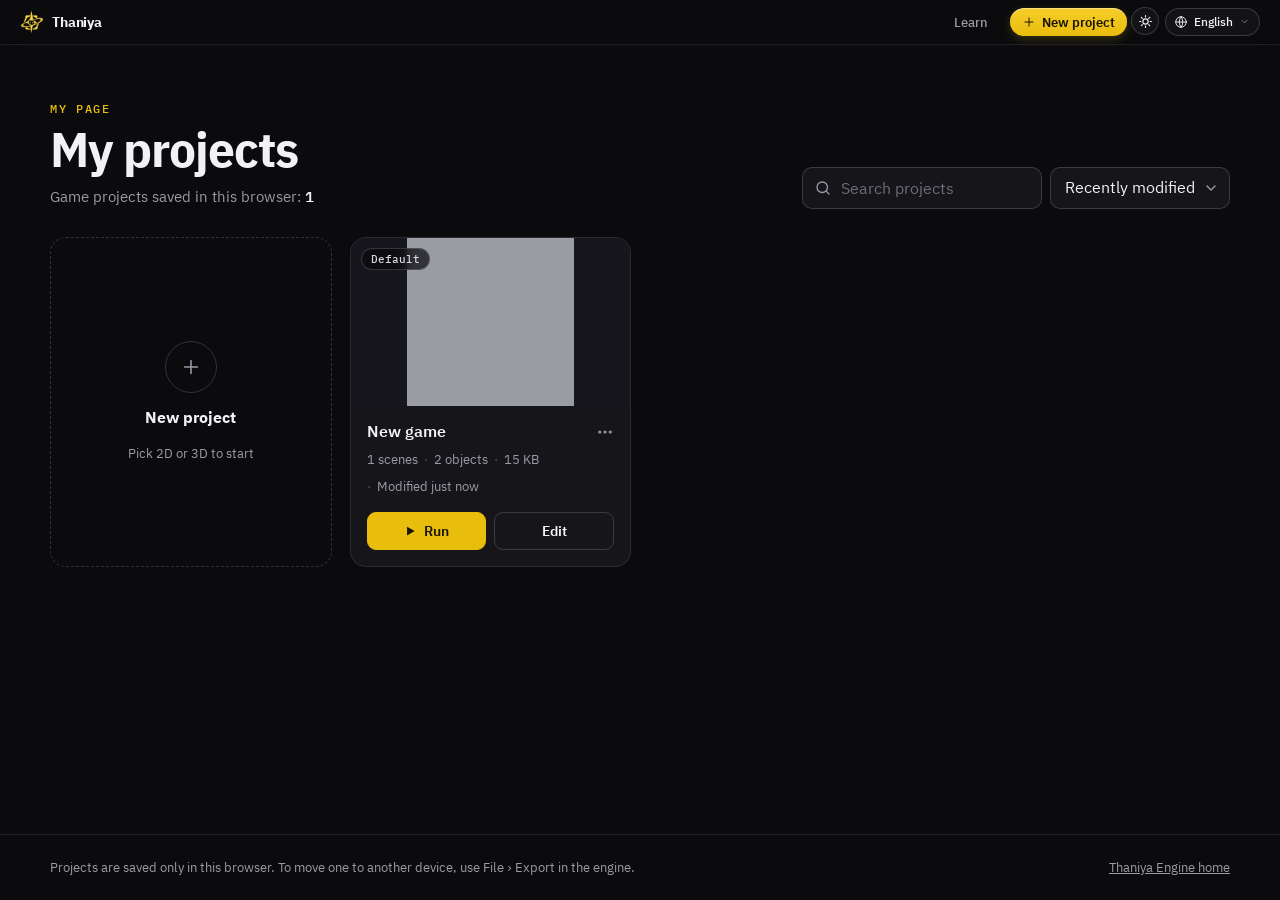
<file: mypage.html>
<!doctype html>
<html lang="ko">
<head>
<meta charset="utf-8">
<meta name="viewport" content="width=device-width,initial-scale=1">
<title>내 프로젝트 · Thaniya Engine</title>
<meta name="description" content="이 브라우저에 저장된 Thaniya Engine 게임 프로젝트를 확인하고 실행합니다.">
<script src="js/common/i18n.js?v=20261126b"></script>
<script src="lang/mypage.js"></script>
<script src="js/common/theme.js?v=20261126b"></script>
<link rel="stylesheet" href="css/light-mypage.css">
<link rel="icon" type="image/png" href="[data-uri]">
<link rel="apple-touch-icon" href="assets/apple-touch-icon.png">
<link rel="preconnect" href="https://fonts.googleapis.com">
<link rel="stylesheet" href="https://fonts.googleapis.com/css2?family=IBM+Plex+Sans+KR:wght@400;500;600;700&family=IBM+Plex+Mono:wght@400;500&family=Bebas+Neue&display=swap">
<style>
:root{
  --bg:#0b0b0e;--panel:#15151a;--raised:#1d1d24;--line:rgba(255,255,255,.09);--line2:rgba(255,255,255,.16);
  --fg:#f2f2f5;--mute:#9b9ba6;--accent:#e9bd0c;--accent-fg:#1a1400;--danger:#ff6b6b;
  --f:"IBM Plex Sans KR","Apple SD Gothic Neo","Malgun Gothic",system-ui,sans-serif;
  --m:"IBM Plex Mono",ui-monospace,Menlo,Consolas,monospace;
  color-scheme:dark;
}
*{box-sizing:border-box}
body{margin:0;background:var(--bg);color:var(--fg);font:16px/1.6 var(--f);-webkit-text-size-adjust:100%;min-height:100vh;display:flex;flex-direction:column}
a{color:inherit}
button,input,select{font:inherit;color:inherit}
:focus-visible{outline:2px solid var(--accent);outline-offset:3px;border-radius:4px}
.wrap{width:min(1180px,100% - 40px);margin-inline:auto}
svg.i{width:18px;height:18px;flex:none;fill:none;stroke:currentColor;stroke-width:1.7;stroke-linecap:round;stroke-linejoin:round}
header svg.i{width:14px;height:14px}

/* 헤더 (index와 같은 모양) */
header{position:sticky;top:0;z-index:20;background:rgba(11,11,14,.82);-webkit-backdrop-filter:blur(14px) saturate(1.4);backdrop-filter:blur(14px) saturate(1.4);border-bottom:1px solid var(--line)}
.hbar{display:flex;align-items:center;justify-content:space-between;min-height:44px;gap:8px}
.hr{display:flex;align-items:center;gap:4px;--tl-h:28px}
.hr .tt-btn svg{width:15px;height:15px}
header a,header button.hb{text-decoration:none;color:var(--mute);padding:5px 12px;border-radius:999px;font-size:13px;font-weight:500;white-space:nowrap;transition:color .15s,background .15s;border:0;background:none;cursor:pointer;display:inline-flex;align-items:center;gap:6px}
header a:hover,header button.hb:hover{color:var(--fg);background:rgba(255,255,255,.07)}
header .tl{margin-left:2px}
header .tl-btn{height:28px;padding:0 9px 0 8px;gap:6px;font-family:var(--f,inherit);font-size:12px;font-weight:500;line-height:1}
header .tl-btn svg{width:14px;height:14px}
header .tl-btn .chev{width:11px;height:11px}
header .tl-menu li{font-size:14px}
@media (min-width:641px){header .wrap{width:min(1280px,100% - 40px)}}
@media (max-width:640px){header .tl-btn{height:26px;padding:0 8px;gap:4px}}
header .cta{height:28px;padding:0 14px;color:var(--accent-fg)!important;background:linear-gradient(180deg,#f6cd2a,#e9bd0c)!important;box-shadow:0 3px 10px rgba(233,189,12,.22),inset 0 1px 0 rgba(255,255,255,.4)!important;font-weight:600!important;margin-left:6px;transition:filter .15s,transform .15s,box-shadow .15s}
header .cta:hover{background:linear-gradient(180deg,#f6cd2a,#e9bd0c)!important;filter:brightness(1.07);transform:translateY(-1px);box-shadow:0 6px 16px rgba(233,189,12,.32),inset 0 1px 0 rgba(255,255,255,.4)!important}
header a.brand{display:inline-flex;align-items:center;gap:8px;padding:4px 10px 4px 0;color:var(--fg);font-weight:700;font-size:14px;letter-spacing:-.01em}
header a.brand:hover{background:none;color:var(--accent)}
.brand img{display:block;width:24px;height:24px;flex:none}
.brand img{transition:transform .35s cubic-bezier(.2,.9,.3,1.4)}
.brand:hover img{transform:rotate(-12deg) scale(1.1)}

/* 제목 */
main{flex:1}
.head{padding:56px 0 28px;display:flex;align-items:flex-end;justify-content:space-between;gap:24px;flex-wrap:wrap}
.eyebrow{font:500 12px var(--m);letter-spacing:.14em;text-transform:uppercase;color:var(--accent);margin:0}
h1{margin:6px 0 8px;font:700 clamp(32px,4.4vw,48px)/1.15 var(--f);letter-spacing:-.02em}
.head p.sub{margin:0;color:var(--mute);font-size:15px}
.head p.sub b{color:var(--fg);font-weight:600;font-variant-numeric:tabular-nums}

.tools{display:flex;gap:8px;align-items:center;flex-wrap:wrap}
.search{position:relative}
.search svg{position:absolute;left:12px;top:50%;transform:translateY(-50%);color:var(--mute);pointer-events:none}
.search input{height:42px;width:240px;padding:0 14px 0 38px;border-radius:10px;border:1px solid var(--line2);background:var(--panel);outline:none;transition:border-color .15s}
.search input:focus{border-color:var(--accent)}
.search input::placeholder{color:#6d6d78}
select{height:42px;padding:0 34px 0 14px;border-radius:10px;border:1px solid var(--line2);background:var(--panel) url("data:image/svg+xml,%3Csvg xmlns='http://www.w3.org/2000/svg' viewBox='0 0 24 24' fill='none' stroke='%239b9ba6' stroke-width='2' stroke-linecap='round'%3E%3Cpath d='M6 9l6 6 6-6'/%3E%3C/svg%3E") no-repeat right 10px center/16px;appearance:none;-webkit-appearance:none;cursor:pointer;outline:none}
select:focus{border-color:var(--accent)}

/* 카드 그리드 */
.grid{display:grid;grid-template-columns:repeat(auto-fill,minmax(260px,1fr));gap:18px;padding-bottom:72px}
.pc{position:relative;display:flex;flex-direction:column;background:var(--panel);border:1px solid var(--line);border-radius:16px;overflow:hidden;transition:border-color .2s,transform .2s}
.pc:hover{border-color:rgba(233,189,12,.45)}
.pc:focus-within{border-color:rgba(233,189,12,.45)}
.thumb{position:relative;display:block;aspect-ratio:5/3;background:#101014;border:0;padding:0;width:100%;cursor:pointer;overflow:hidden}
.thumb img{display:block;width:100%;height:100%;object-fit:cover;image-rendering:pixelated;transition:transform .35s}
.pc:hover .thumb img{transform:scale(1.035)}
.thumb .ph{position:absolute;inset:0;display:grid;place-items:center;background:
  linear-gradient(rgba(255,255,255,.035) 1px,transparent 1px) 0 0/24px 24px,
  linear-gradient(90deg,rgba(255,255,255,.035) 1px,transparent 1px) 0 0/24px 24px,
  radial-gradient(120% 90% at 30% 20%,#23232c,#101014)}
.thumb .ph span{font:400 54px/1 "Bebas Neue",var(--f);color:rgba(255,255,255,.16);letter-spacing:.04em}
.thumb .ov{position:absolute;inset:0;display:grid;place-items:center;background:rgba(8,8,10,.45);opacity:0;transition:opacity .2s}
.thumb .ov i{display:grid;place-items:center;width:58px;height:58px;border-radius:50%;background:var(--accent);color:var(--accent-fg);box-shadow:0 8px 30px rgba(0,0,0,.45);transform:scale(.9);transition:transform .2s}
.thumb .ov i svg{width:24px;height:24px}
.thumb .ov em{position:absolute;bottom:14px;left:0;right:0;text-align:center;font:600 13px var(--f);font-style:normal;color:#fff;text-shadow:0 1px 8px rgba(0,0,0,.7)}
.thumb:hover .ov,.thumb:focus-visible .ov{opacity:1}
.thumb:hover .ov i{transform:scale(1)}
.tag{position:absolute;left:10px;top:10px;font:500 11px var(--m);padding:3px 9px;border-radius:999px;background:rgba(11,11,14,.72);border:1px solid var(--line2);color:#d6d6de;-webkit-backdrop-filter:blur(6px);backdrop-filter:blur(6px)}
.pb{padding:14px 16px 16px;display:flex;flex-direction:column;gap:2px;flex:1}
.pt{display:flex;align-items:flex-start;gap:6px}
.pt h3{cursor:pointer;flex:1;min-width:0;margin:0;font-size:16px;font-weight:600;line-height:1.4;overflow:hidden;text-overflow:ellipsis;white-space:nowrap}
.meta{margin:0;color:var(--mute);font-size:13px;display:flex;gap:6px;flex-wrap:wrap}
.meta span+span::before{content:"·";margin-right:6px;color:#55555e}
.acts{display:flex;gap:8px;margin-top:14px}
.b{display:inline-flex;align-items:center;justify-content:center;gap:7px;height:38px;padding:0 14px;border-radius:9px;border:1px solid var(--line2);background:transparent;font-size:14px;font-weight:600;text-decoration:none;cursor:pointer;transition:background .15s,border-color .15s,color .15s;white-space:nowrap}
.b:hover{background:rgba(255,255,255,.08)}
.b.pri{flex:1;background:var(--accent);border-color:var(--accent);color:var(--accent-fg)}
.b.pri:hover{background:#f5cc2a;border-color:#f5cc2a}
.b.pri svg{fill:currentColor;stroke:none;width:14px;height:14px}
.b.sec{flex:1}
.b.danger{background:var(--danger);border-color:var(--danger);color:#1d0606}
.b.danger:hover{background:#ff8585}
.more{flex:none;width:30px;height:30px;margin:-3px -6px 0 0;display:grid;place-items:center;border-radius:8px;border:0;background:none;color:var(--mute);cursor:pointer}
.more:hover,.more[aria-expanded="true"]{background:rgba(255,255,255,.08);color:var(--fg)}

/* 새 프로젝트 카드 */
.newc{display:flex;flex-direction:column;align-items:center;justify-content:center;gap:12px;min-height:280px;border:1.5px dashed var(--line2);border-radius:16px;background:transparent;color:var(--mute);cursor:pointer;transition:border-color .2s,color .2s,background .2s;padding:24px}
.newc:hover{border-color:var(--accent);color:var(--fg);background:rgba(233,189,12,.04)}
.newc .plus{display:grid;place-items:center;width:52px;height:52px;border-radius:50%;border:1px solid var(--line2);transition:background .2s,color .2s,border-color .2s}
.newc:hover .plus{background:var(--accent);color:var(--accent-fg);border-color:var(--accent)}
.newc .plus svg{width:22px;height:22px}
.newc b{font-size:16px;color:var(--fg)}
.newc small{font-size:13px}

.empty{grid-column:1/-1;text-align:center;color:var(--mute);padding:48px 0;font-size:15px}
.note{margin:0 0 20px;padding:12px 16px;border-radius:12px;border:1px solid rgba(255,107,107,.4);background:rgba(255,107,107,.08);color:#ffc9c9;font-size:14px}

/* 팝업 메뉴 */
.menu{position:fixed;z-index:50;min-width:168px;padding:6px;background:var(--raised);border:1px solid var(--line2);border-radius:12px;box-shadow:0 18px 50px rgba(0,0,0,.55)}
.menu[hidden]{display:none}
.menu button{display:flex;align-items:center;gap:10px;width:100%;padding:9px 12px;border:0;border-radius:8px;background:none;font-size:14px;text-align:left;cursor:pointer}
.menu button:hover,.menu button:focus-visible{background:rgba(255,255,255,.08);outline:none}
.menu button.del{color:var(--danger)}
.menu hr{border:0;border-top:1px solid var(--line);margin:5px 4px}

/* 대화상자 */
dialog{border:1px solid var(--line2);border-radius:16px;background:var(--raised);color:var(--fg);padding:24px;width:min(420px,calc(100% - 32px));box-shadow:0 30px 80px rgba(0,0,0,.6)}
dialog::backdrop{background:rgba(5,5,7,.6);-webkit-backdrop-filter:blur(3px);backdrop-filter:blur(3px)}
dialog h2{margin:0 0 6px;font-size:18px}
dialog p{margin:0 0 16px;color:var(--mute);font-size:14px}
dialog input{width:100%;height:44px;padding:0 14px;border-radius:10px;border:1px solid var(--line2);background:var(--panel);outline:none;margin-bottom:18px}
dialog input:focus{border-color:var(--accent)}
dialog .row{display:flex;justify-content:flex-end;gap:8px}
/* 새 프로젝트: 게임 유형 (2D · 3D) */
dialog.wide{width:min(480px,calc(100% - 32px))}
.dimlbl{margin:-6px 0 8px;font-size:13px;font-weight:600;color:var(--mute)}
.dims{display:grid;grid-template-columns:1fr 1fr;gap:10px;margin:0 0 20px;border:0;padding:0;min-width:0}
.dims[hidden]{display:none}
.dimc{position:relative;display:flex;flex-direction:column;gap:6px;padding:12px;border:1.5px solid var(--line2);border-radius:12px;background:var(--panel);cursor:pointer;transition:border-color .15s,background .15s}
.dimc:hover{border-color:rgba(233,189,12,.55)}
.dimc:has(input:checked){border-color:var(--accent);background:rgba(233,189,12,.07)}
.dimc:has(input:focus-visible){outline:2px solid var(--accent);outline-offset:2px}
.dimc input{position:absolute;opacity:0;pointer-events:none}
.dimc svg{display:block;width:100%;height:64px;border-radius:8px;background:rgba(255,255,255,.03)}
.dimc b{display:flex;align-items:center;gap:6px;font-size:14px}
.dimc b i{font:600 10px var(--m);font-style:normal;padding:1px 6px;border-radius:5px;background:rgba(255,255,255,.08);color:var(--mute)}
.dimc:has(input:checked) b i{background:var(--accent);color:var(--accent-fg)}
.dimc small{font-size:12px;line-height:1.45;color:var(--mute)}
.dimc::after{content:"";position:absolute;top:10px;right:10px;width:14px;height:14px;border-radius:50%;border:1.5px solid var(--line2);background:var(--raised)}
.dimc:has(input:checked)::after{border:4px solid var(--accent);background:var(--accent-fg)}
html[data-theme="light"] .dimc svg{background:#2a2a33}
html[data-theme="light"] .dimc b i{background:rgba(0,0,0,.07)}
html[data-theme="light"] .dimc:has(input:checked){background:rgba(233,189,12,.12)}
dialog .b{min-width:84px}

.toast{position:fixed;left:50%;bottom:28px;z-index:60;transform:translate(-50%,16px);opacity:0;pointer-events:none;padding:10px 18px;border-radius:999px;background:#f2f2f5;color:#0b0b0e;font-size:14px;font-weight:600;transition:opacity .2s,transform .2s}
.toast.on{opacity:1;transform:translate(-50%,0)}

footer{border-top:1px solid var(--line);padding:22px 0;color:var(--mute);font-size:13px}
footer .wrap{display:flex;justify-content:space-between;gap:12px;flex-wrap:wrap}
footer a{color:var(--mute)}footer a:hover{color:var(--fg)}

/* 상세 창 */
dialog.det{width:min(820px,calc(100% - 32px));padding:0;overflow:hidden}
.det .dh{display:flex;align-items:center;gap:10px;padding:16px 18px 14px 24px;border-bottom:1px solid var(--line)}
.det .dh h2{flex:1;min-width:0;margin:0;font-size:17px;overflow:hidden;text-overflow:ellipsis;white-space:nowrap}
.det .x{width:34px;height:34px;display:grid;place-items:center;border:0;border-radius:9px;background:none;color:var(--mute);cursor:pointer}
.det .x:hover{background:rgba(255,255,255,.08);color:var(--fg)}
.det .db{display:grid;grid-template-columns:minmax(0,1fr) minmax(0,1.1fr);gap:22px;padding:22px 24px;max-height:min(68vh,620px);overflow:auto}
.det .shot{aspect-ratio:5/3;border-radius:12px;overflow:hidden;background:#101014;border:1px solid var(--line);position:relative}
.det .shot img{display:block;width:100%;height:100%;object-fit:cover;image-rendering:pixelated}
.det dl{display:grid;grid-template-columns:auto 1fr;gap:7px 16px;margin:16px 0 0;font-size:13.5px}
.det dt{color:var(--mute)}
.det dd{margin:0;font-variant-numeric:tabular-nums;min-width:0}
.det .scenes{list-style:none;margin:0;padding:0;display:grid;gap:4px}
.det .scenes li{display:flex;justify-content:space-between;gap:10px}
.det .scenes li span:first-child{overflow:hidden;text-overflow:ellipsis;white-space:nowrap}
.det .scenes li span:last-child{color:var(--mute);font:12px var(--m);flex:none}
.det .scenes li b{font:500 10px var(--m);color:var(--accent);margin-left:6px;letter-spacing:.04em}
.det label.f{display:block;font-size:13px;color:var(--mute);margin:0 0 6px}
.det input.t,.det textarea{width:100%;margin:0 0 16px;border-radius:10px;border:1px solid var(--line2);background:var(--panel);outline:none;padding:10px 14px;transition:border-color .15s}
.det input.t{height:44px}
.det textarea{min-height:120px;resize:vertical;line-height:1.6}
.det input.t:focus,.det textarea:focus{border-color:var(--accent)}
.det .saved{font-size:12px;color:var(--mute);min-height:18px;margin:-8px 0 12px}
.det .exp{border:1px solid var(--line);border-radius:12px;padding:14px 16px;background:rgba(255,255,255,.02)}
.det .exp h3{margin:0 0 4px;font-size:14px}
.det .exp p{margin:0 0 10px;font-size:13px}
.det .exp .er{display:flex;align-items:center;justify-content:space-between;gap:10px;flex-wrap:wrap}
.det .chk{display:inline-flex;align-items:center;gap:8px;font-size:13px;cursor:pointer}
.det .chk input{width:16px;height:16px;margin:0;accent-color:var(--accent)}
.det .df{display:flex;align-items:center;gap:8px;padding:14px 24px 18px;border-top:1px solid var(--line)}
.det .df .sp{flex:1}
.det .df .b{flex:none;min-width:96px}
.b.ghostd{color:var(--danger);border-color:rgba(255,107,107,.4)}
.b.ghostd:hover{background:rgba(255,107,107,.1)}
.b:disabled{opacity:.5;cursor:default}
@media (max-width:700px){.det .db{grid-template-columns:1fr}.det .df{flex-wrap:wrap}.det .df .sp{flex-basis:100%;height:0}}

@media (max-width:640px){
  .wrap{width:calc(100% - 32px)}
  .head{padding:36px 0 22px}
  .tools,.search,.search input{width:100%}
  .search{flex:1 1 100%}
  select{flex:1}
  header a,header button.hb{padding:5px 9px;font-size:13px}
  .brand span{display:none}
  .brand img{width:26px;height:26px}
  #hNew svg{display:none}
  .grid{grid-template-columns:1fr}
  .newc{min-height:150px}
}
@media (prefers-reduced-motion:reduce){*{transition:none!important}}

/* 입력할 필요 없는 글자는 선택되지 않게 (입력칸 · 콘솔 출력만 선택 가능) */
body{-webkit-user-select:none;user-select:none}
input,textarea,select,[contenteditable],[contenteditable] *{-webkit-user-select:text;user-select:text}
input[type=checkbox],input[type=radio],input[type=range],input[type=button]{-webkit-user-select:none;user-select:none}
</style>
</head>
<body>

<header>
  <div class="wrap hbar">
    <a class="brand" href="./index.html" aria-label="Thaniya Engine 처음으로"><img src="assets/thaniya-logo.png" width="36" height="36" alt=""><span>Thaniya</span></a>
    <div class="hr">
      <a href="learning.html">학습</a>
      <button class="hb cta" type="button" id="hNew"><svg class="i" viewBox="0 0 24 24" aria-hidden="true"><path d="M12 5v14M5 12h14"/></svg>새 프로젝트</button>
      <span id="themeHost"></span>
      <span id="langHost"></span>
    </div>
  </div>
</header>

<main class="wrap">
  <div class="head">
    <div>
      <p class="eyebrow">My Page</p>
      <h1>내 프로젝트</h1>
      <p class="sub" id="sub">이 브라우저에 저장된 게임 프로젝트</p>
    </div>
    <div class="tools">
      <label class="search"><svg class="i" viewBox="0 0 24 24" aria-hidden="true"><circle cx="11" cy="11" r="7"/><path d="M20 20l-3.5-3.5"/></svg><input type="search" id="q" placeholder="프로젝트 검색" aria-label="프로젝트 검색"></label>
      <select id="sort" aria-label="정렬">
        <option value="updated">최근 수정순</option>
        <option value="created">만든 날짜순</option>
        <option value="name">이름순</option>
        <option value="size">용량순</option>
      </select>
    </div>
  </div>
  <p class="note" id="note" hidden>이 브라우저에서는 저장소(localStorage)를 쓸 수 없어 프로젝트를 불러오지 못했습니다. 개인 정보 보호 모드이거나 사이트 데이터가 차단돼 있는지 확인해 주세요.</p>
  <div class="grid" id="grid" aria-live="polite"></div>
</main>

<footer><div class="wrap"><span>프로젝트는 이 브라우저에만 저장됩니다. 다른 기기로 옮기려면 엔진의 파일 › 내보내기를 쓰세요.</span><a href="./index.html">Thaniya Engine 홈</a></div></footer>

<div class="menu" id="menu" role="menu" hidden>
  <button type="button" role="menuitem" data-m="detail"><svg class="i" viewBox="0 0 24 24" aria-hidden="true"><circle cx="12" cy="12" r="9"/><path d="M12 11v6M12 7.5v.01"/></svg>자세히 보기</button>
  <button type="button" role="menuitem" data-m="edit"><svg class="i" viewBox="0 0 24 24" aria-hidden="true"><path d="M4 20h4L19 9l-4-4L4 16v4z"/></svg>엔진에서 열기</button>
  <button type="button" role="menuitem" data-m="rename"><svg class="i" viewBox="0 0 24 24" aria-hidden="true"><path d="M4 7h16M4 12h10M4 17h7"/></svg>이름 바꾸기</button>
  <button type="button" role="menuitem" data-m="dup"><svg class="i" viewBox="0 0 24 24" aria-hidden="true"><rect x="8" y="8" width="12" height="12" rx="2"/><path d="M16 8V5a1 1 0 0 0-1-1H5a1 1 0 0 0-1 1v10a1 1 0 0 0 1 1h3"/></svg>복제</button>
  <button type="button" role="menuitem" data-m="export"><svg class="i" viewBox="0 0 24 24" aria-hidden="true"><path d="M12 4v11M7 10l5 5 5-5M5 20h14"/></svg>내보내기 (JSON)</button>
  <hr>
  <button type="button" role="menuitem" class="del" data-m="del"><svg class="i" viewBox="0 0 24 24" aria-hidden="true"><path d="M4 7h16M10 11v6M14 11v6M6 7l1 13h10l1-13M9 7V4h6v3"/></svg>삭제</button>
</div>

<dialog id="dlg">
  <form method="dialog" id="dlgForm">
    <h2 id="dlgT"></h2>
    <p id="dlgP"></p>
    <input id="dlgIn" maxlength="60" autocomplete="off" spellcheck="false">
    <div class="dimlbl" id="dimLbl" hidden>어떤 게임을 만들까요?</div>
    <fieldset class="dims" id="dlgDim" aria-labelledby="dimLbl" hidden>
      <label class="dimc"><input type="radio" name="dim" value="2d" checked>
        <svg viewBox="0 0 136 64" aria-hidden="true"><g transform="translate(32 6)">
          <rect x="0" y="0" width="70" height="52" rx="3" fill="#3f8a57" opacity=".85"/>
          <path d="M0 13h70M0 26h70M0 39h70M14 0v52M28 0v52M42 0v52M56 0v52" stroke="rgba(0,0,0,.22)" stroke-width="1"/>
          <rect x="0" y="39" width="70" height="13" fill="#8a6a45"/><rect x="0" y="0" width="14" height="52" fill="#8a6a45" opacity=".9"/>
          <rect x="31" y="17" width="10" height="13" rx="3" fill="#1d1b24"/><circle cx="36" cy="18" r="5" fill="#ff8f1f"/></g></svg>
        <b>2D 게임<i>2D</i></b><small>타일맵을 칠해 만드는 탑다운 · 횡스크롤 게임. 주인공 하나로 시작해요.</small></label>
      <label class="dimc"><input type="radio" name="dim" value="3d">
        <svg viewBox="0 0 136 64" aria-hidden="true">
          <g stroke="rgba(255,255,255,.14)" fill="none"><path d="M20 50l48-24 48 24M32 56l48-24M104 56L56 32"/></g>
          <path d="M68 8l18 9-18 9-18-9z" fill="#ffe27a"/><path d="M50 17l18 9v20l-18-9z" fill="#c79c08"/><path d="M86 17l-18 9v20l18-9z" fill="#8f7005"/>
          <circle cx="110" cy="12" r="4" fill="#fff3b8"/><circle cx="110" cy="12" r="9" fill="#fff3b8" opacity=".15"/></svg>
        <b>3D 게임<i>3D</i></b><small>바닥 · 큐브 · 빛 · 카메라와 3인칭으로 움직이는 주인공으로 시작해요.</small></label>
    </fieldset>
    <div class="row"><button class="b" value="cancel" type="submit" formnovalidate>취소</button><button class="b pri" value="ok" type="submit" id="dlgOk">확인</button></div>
  </form>
</dialog>
<dialog class="det" id="det" aria-labelledby="detT">
  <div class="dh"><h2 id="detT" data-i18n-skip>프로젝트 정보</h2><button class="x" type="button" data-d="close" aria-label="닫기"><svg class="i" viewBox="0 0 24 24" aria-hidden="true"><path d="M6 6l12 12M18 6L6 18"/></svg></button></div>
  <div class="db">
    <div>
      <div class="shot" id="detShot"></div>
      <dl id="detInfo"></dl>
    </div>
    <div>
      <label class="f" for="detName">이름</label>
      <input class="t" id="detName" maxlength="60" autocomplete="off" spellcheck="false">
      <label class="f" for="detDesc">설명</label>
      <textarea id="detDesc" maxlength="1000" placeholder="어떤 게임인지 적어 두세요"></textarea>
      <p class="saved" id="detSaved" aria-live="polite"></p>
      <div class="exp">
        <h3>내보내기</h3>
        <p>프로젝트를 JSON 파일로 저장합니다. 엔진의 파일 › 가져오기로 다시 불러올 수 있어요.</p>
        <div class="er"><label class="chk"><input type="checkbox" id="detImg" checked>에셋 이미지 포함</label><button class="b" type="button" data-d="export"><svg class="i" viewBox="0 0 24 24" aria-hidden="true"><path d="M12 4v11M7 10l5 5 5-5M5 20h14"/></svg>JSON 내보내기</button></div>
      </div>
    </div>
  </div>
  <div class="df">
    <button class="b ghostd" type="button" data-d="del"><svg class="i" viewBox="0 0 24 24" aria-hidden="true"><path d="M4 7h16M10 11v6M14 11v6M6 7l1 13h10l1-13M9 7V4h6v3"/></svg>삭제</button>
    <span class="sp"></span>
    <a class="b" id="detEdit" href="#">편집</a>
    <a class="b pri" id="detRun" href="#" target="_blank" title="새 창에서 실행"><svg viewBox="0 0 24 24" aria-hidden="true"><path d="M7 4.5v15l13-7.5z"/></svg>실행</a>
  </div>
</dialog>
<div class="toast" id="toast" role="status"></div>

<script>
(()=>{
'use strict';
/* 저장 구조 (edit.html과 공유)
   thaniya.projects.v1        : [{id,name,created,updated,scenes,objs,thumb}]
   dungeon-map-maker.v2        : 기본 프로젝트(id "default") 데이터
   thaniya.pj.<id>             : 그 밖의 프로젝트 데이터
   에셋 이미지는 IndexedDB(dungeon-map-maker)에 모든 프로젝트가 함께 씁니다 */
const IDX='thaniya.projects.v1',LEGACY='dungeon-map-maker.v2',PFX='thaniya.pj.',UIK='thaniya.mypage.v1';
const keyOf=id=>id==='default'?LEGACY:PFX+id;
const $=s=>document.querySelector(s);
const esc=s=>String(s==null?'':s).replace(/[&<>"']/g,c=>({'&':'&amp;','<':'&lt;','>':'&gt;','"':'&quot;',"'":'&#39;'}[c]));
const T=(s,v)=>window.TI18N?TI18N.t(s,v):String(s).replace(/\{(\w+)\}/g,(x,k)=>v&&k in v?v[k]:x);
if(window.TI18N)TI18N.add({'빈 씬으로 시작':['Start with an empty scene','空のシーンで始める','从空场景开始'],
  '2D · 3D 골라서 시작':['Pick 2D or 3D to start','2D · 3D を選んで始める','选择 2D 或 3D 开始'],
  '어떤 게임을 만들까요?':['What kind of game?','どんなゲームを作りますか？','要做什么样的游戏？'],
  '2D 게임':['2D game','2D ゲーム','2D 游戏'],'3D 게임':['3D game','3D ゲーム','3D 游戏'],
  '타일맵을 칠해 만드는 탑다운 · 횡스크롤 게임. 주인공 하나로 시작해요.':['Top-down or side-scrolling game painted with tilemaps. Starts with a single hero.','タイルマップで作るトップダウン · 横スクロールゲーム。主人公ひとりから始まります。','用瓦片地图绘制的俯视 · 横版游戏。从一个主角开始。'],
  '바닥 · 큐브 · 빛 · 카메라와 3인칭으로 움직이는 주인공으로 시작해요.':['Starts with a floor, a cube, a light, a camera and a third-person hero.','床 · キューブ · ライト · カメラと三人称で動く主人公から始まります。','从地面 · 立方体 · 灯光 · 摄像机和第三人称主角开始。']});
const LOC=()=>window.TI18N?TI18N.locale():'ko-KR';
const editUrl=(id,extra)=>'edit.html?pj='+encodeURIComponent(id)+(extra||'');
const newId=()=>Date.now().toString(36)+Math.random().toString(36).slice(2,7);

let ls=null;try{ls=window.localStorage;const t='__t';ls.setItem(t,'1');ls.removeItem(t)}catch(e){ls=null}
const get=k=>{try{return ls?ls.getItem(k):null}catch(e){return null}};
const set=(k,v)=>{try{ls.setItem(k,v);return true}catch(e){return false}};
const del=k=>{try{ls.removeItem(k)}catch(e){}};

function readIdx(){let a=null;try{a=JSON.parse(get(IDX))}catch(e){}return Array.isArray(a)?a.filter(x=>x&&typeof x.id==='string'):[]}
function writeIdx(a){if(set(IDX,JSON.stringify(a)))return true;a.forEach(x=>delete x.thumb);return set(IDX,JSON.stringify(a))}
function peek(id){try{const p=JSON.parse(get(keyOf(id)));if(p&&Array.isArray(p.maps))return p}catch(e){}return null}

/* 목록과 실제 저장 데이터를 맞춤: 기본 프로젝트·누락된 프로젝트 복구, 데이터 없는 항목 제거 */
function sync(){
  if(!ls)return [];
  let a=readIdx(),changed=false;const seen=new Set();
  a=a.filter(e=>{if(seen.has(e.id))return changed=true,false;seen.add(e.id);if(get(keyOf(e.id))==null){changed=true;return false}return true});
  const ids=[];try{if(get(LEGACY)!=null)ids.push('default');for(let i=0;i<ls.length;i++){const k=ls.key(i);if(k&&k.startsWith(PFX))ids.push(k.slice(PFX.length))}}catch(e){}
  ids.forEach(id=>{if(seen.has(id))return;const p=peek(id);if(!p)return;const now=Date.now();
    a.push({id,name:p.name||T('이름 없는 게임'),created:now,updated:now,scenes:p.maps.length,objs:p.maps.reduce((n,m)=>n+(Array.isArray(m.objs)?m.objs.length:0),0)});seen.add(id);changed=true});
  if(changed)writeIdx(a);
  return a;
}

let list=[],ui={sort:'updated'};
const rawSize=id=>{const r=get(keyOf(id));if(r==null)return 0;try{return new Blob([r]).size}catch(e){return r.length}};
function fmtSize(b){if(b<1024)return b+' B';if(b<1024*1024)return (b/1024).toFixed(b<10240?1:0)+' KB';return (b/1048576).toFixed(1)+' MB'}
const fmtDate=t=>t?new Date(t).toLocaleString(LOC(),{year:'numeric',month:'short',day:'numeric',hour:'2-digit',minute:'2-digit'}):'-';
try{const v=JSON.parse(get(UIK));if(v&&['updated','created','name','size'].includes(v.sort))ui.sort=v.sort}catch(e){}
$('#sort').value=ui.sort;

function ago(t){
  if(!t)return '';const s=Math.max(0,(Date.now()-t)/1000);
  if(s<60)return T('방금 전');if(s<3600)return T('{n}분 전',{n:Math.floor(s/60)});if(s<86400)return T('{n}시간 전',{n:Math.floor(s/3600)});
  if(s<86400*7)return T('{n}일 전',{n:Math.floor(s/86400)});
  return new Date(t).toLocaleDateString(LOC(),{year:'numeric',month:'numeric',day:'numeric'});
}
const initials=n=>{const w=String(n||'?').trim();return esc((w.match(/[A-Za-z0-9]/)?w.replace(/[^A-Za-z0-9 ]/g,'').split(/\s+/).filter(Boolean).map(x=>x[0]).join('').slice(0,2):w.slice(0,2)).toUpperCase()||'?')};
const PLAY='<svg viewBox="0 0 24 24" aria-hidden="true"><path d="M7 4.5v15l13-7.5z"/></svg>';

function render(){
  list=sync();list.forEach(e=>e.size=rawSize(e.id));
  const q=$('#q').value.trim().toLowerCase();
  const by={updated:(a,b)=>(b.updated||0)-(a.updated||0),created:(a,b)=>(b.created||0)-(a.created||0),name:(a,b)=>String(a.name).localeCompare(String(b.name),'ko'),size:(a,b)=>b.size-a.size}[ui.sort];
  const show=list.filter(e=>!q||String(e.name||'').toLowerCase().includes(q)).sort(by);
  $('#sub').innerHTML=list.length?T('이 브라우저에 저장된 게임 프로젝트 {n}개',{n:`<b>${list.length}</b>`}):esc(T('아직 저장된 프로젝트가 없어요. 새 프로젝트로 시작해 보세요.'));
  $('#note').hidden=!!ls;
  let h='';
  if(!q)h+=`<button class="newc" type="button" data-new><span class="plus"><svg class="i" viewBox="0 0 24 24" aria-hidden="true"><path d="M12 5v14M5 12h14"/></svg></span><b>새 프로젝트</b><small>${esc(T('2D · 3D 골라서 시작'))}</small></button>`;
  h+=show.map(e=>{
    const nm=e.name||T('이름 없는 게임');
    return `<article class="pc" data-id="${esc(e.id)}">
      <button class="thumb" type="button" data-a="detail" aria-label="${esc(T('{name} 자세히 보기',{name:nm}))}">${e.thumb?`<img src="${esc(e.thumb)}" alt="" loading="lazy">`:`<span class="ph"><span>${initials(nm)}</span></span>`}<span class="ov"><i><svg class="i" viewBox="0 0 24 24" aria-hidden="true"><circle cx="12" cy="12" r="9"/><path d="M12 11v6M12 7.5v.01"/></svg></i><em>자세히 보기</em></span>${e.id==='default'?'<span class="tag">기본</span>':''}</button>
      <div class="pb">
        <div class="pt"><h3 title="${esc(nm)}" data-a="detail" data-i18n-skip>${esc(nm)}</h3><button class="more" type="button" data-a="more" aria-label="${esc(T('{name} 더 보기',{name:nm}))}" aria-haspopup="menu" aria-expanded="false"><svg class="i" viewBox="0 0 24 24" aria-hidden="true"><circle cx="5" cy="12" r="1.3"/><circle cx="12" cy="12" r="1.3"/><circle cx="19" cy="12" r="1.3"/></svg></button></div>
        <p class="meta"><span>${esc(T('씬 {n}개',{n:e.scenes|0}))}</span><span>${esc(T('오브젝트 {n}개',{n:e.objs|0}))}</span><span>${fmtSize(e.size)}</span><span title="${e.updated?esc(new Date(e.updated).toLocaleString(LOC())):''}">${esc(T('{t} 수정',{t:ago(e.updated)}))}</span></p>
        <div class="acts"><a class="b pri" href="${esc(editUrl(e.id,'&play=1'))}" target="_blank" title="새 창에서 실행" data-a="playlink">${PLAY}실행</a><a class="b sec" href="${esc(editUrl(e.id))}">편집</a></div>
      </div>
    </article>`}).join('');
  if(q&&!show.length)h+=`<p class="empty">${esc(T('“{q}”와 일치하는 프로젝트가 없어요.',{q}))}</p>`;
  $('#grid').innerHTML=h;
}

let tT=0;function toast(m){const t=$('#toast');t.textContent=m;t.classList.add('on');clearTimeout(tT);tT=setTimeout(()=>t.classList.remove('on'),2200)}

/* 이름 입력 / 확인 대화상자 */
function ask({title,text,value,ok,danger,input=true,dim=false}){
  return new Promise(res=>{
    const d=$('#dlg'),inp=$('#dlgIn'),okb=$('#dlgOk');
    $('#dlgT').textContent=title;$('#dlgP').textContent=text||'';$('#dlgP').hidden=!text;
    inp.hidden=!input;inp.required=input;inp.value=value||'';
    $('#dlgDim').hidden=$('#dimLbl').hidden=!dim;d.classList.toggle('wide',dim);
    if(dim){const r=$('#dlgDim input[value="'+(dim==='3d'?'3d':'2d')+'"]');if(r)r.checked=true}okb.textContent=ok||T('확인');okb.className='b '+(danger?'danger':'pri');
    d.returnValue='';
    const done=()=>{d.removeEventListener('close',done);if(d.returnValue!=='ok'){res(null);return}
      const v=input?inp.value.trim()||value||'':true;
      res(dim?{name:v,dim:(($('#dlgDim input:checked')||{}).value==='3d')?'3d':'2d'}:v)};
    d.addEventListener('close',done);
    if(d.showModal)d.showModal();else d.setAttribute('open','');
    if(input)setTimeout(()=>{inp.focus();inp.select()},0);else setTimeout(()=>okb.focus(),0);
  });
}

async function createNew(){
  if(!ls){toast(T('이 브라우저에서는 프로젝트를 저장할 수 없어요'));return}
  let last='2d';try{last=localStorage.getItem('thaniya.newdim')==='3d'?'3d':'2d'}catch(e){}
  const r=await ask({title:T('새 프로젝트'),text:T('게임 이름을 정하세요. 나중에 언제든 바꿀 수 있어요.'),value:T('새 게임'),ok:T('만들기'),dim:last});
  if(r==null)return;
  try{localStorage.setItem('thaniya.newdim',r.dim)}catch(e){}
  const id=newId();
  location.href=editUrl(id,'&name='+encodeURIComponent(r.name)+(r.dim==='3d'?'&dim=3d':''));
}

async function rename(id){
  const e=list.find(x=>x.id===id);if(!e)return;
  const name=await ask({title:T('이름 바꾸기'),value:e.name||'',ok:T('바꾸기')});
  if(name==null||name===e.name)return;
  const p=peek(id);if(p){p.name=name;if(!set(keyOf(id),JSON.stringify(p))){toast(T('저장 공간이 부족해 이름을 바꾸지 못했어요'));return}}
  const a=readIdx(),x=a.find(y=>y.id===id);if(x){x.name=name;x.updated=Date.now()}writeIdx(a);
  render();toast(T('이름을 바꿨어요'));
}

function dup(id){
  const raw=get(keyOf(id));if(raw==null)return;
  let p=null;try{p=JSON.parse(raw)}catch(e){return}
  const src=list.find(x=>x.id===id)||{},nid=newId(),now=Date.now();
  p.name=T('{name} (사본)',{name:p.name||src.name||T('게임')});
  if(!set(keyOf(nid),JSON.stringify(p))){toast(T('저장 공간이 부족해 복제하지 못했어요'));return}
  const a=readIdx();const i=a.findIndex(x=>x.id===id);
  a.splice(i<0?0:i+1,0,{id:nid,name:p.name,created:now,updated:now,scenes:src.scenes|0,objs:src.objs|0,thumb:src.thumb});
  writeIdx(a);render();toast(T('“{name}”을(를) 만들었어요',{name:p.name}));
  if(p.assetScoped)recsCopy(id,nid);
}

async function remove(id){
  const e=list.find(x=>x.id===id);if(!e)return;
  const ok=await ask({title:T('프로젝트를 삭제할까요?'),text:T('“{name}”의 씬·오브젝트·스크립트와 이 프로젝트의 에셋(이미지·오디오·글꼴)이 이 브라우저에서 지워지고 되돌릴 수 없어요.',{name:e.name||T('이름 없는 게임')}),ok:T('삭제'),danger:true,input:false});
  if(!ok)return;
  del(keyOf(id));recsDel(id);writeIdx(readIdx().filter(x=>x.id!==id));if(det.open&&detId===id)det.close();render();toast(T('삭제했어요'));
  return true;
}

/* 카드 메뉴 */
const menu=$('#menu');let menuId=null,menuBtn=null;
function openMenu(btn,id){
  closeMenu();menuId=id;menuBtn=btn;btn.setAttribute('aria-expanded','true');
  menu.hidden=false;const r=btn.getBoundingClientRect(),mw=menu.offsetWidth,mh=menu.offsetHeight;
  let x=r.right-mw,y=r.bottom+6;if(y+mh>innerHeight-8)y=r.top-mh-6;
  menu.style.left=Math.max(8,Math.min(x,innerWidth-mw-8))+'px';menu.style.top=Math.max(8,y)+'px';
  menu.querySelector('button').focus();
}
function closeMenu(){if(menu.hidden)return;menu.hidden=true;if(menuBtn)menuBtn.setAttribute('aria-expanded','false');menuBtn=null}
menu.addEventListener('click',e=>{const b=e.target.closest('[data-m]');if(!b)return;const id=menuId,m=b.dataset.m;closeMenu();
  if(m==='detail')openDetail(id);else if(m==='export')exportPj(id,true);else if(m==='edit')location.href=editUrl(id);else if(m==='rename')rename(id);else if(m==='dup')dup(id);else if(m==='del')remove(id)});
document.addEventListener('pointerdown',e=>{if(!menu.hidden&&!menu.contains(e.target)&&!e.target.closest('[data-a="more"]'))closeMenu()});
document.addEventListener('keydown',e=>{if(e.key==='Escape'&&!menu.hidden){const b=menuBtn;closeMenu();b&&b.focus()}});
addEventListener('scroll',closeMenu,{passive:true});addEventListener('resize',closeMenu);

$('#grid').addEventListener('click',e=>{
  if(e.target.closest('[data-new]')){createNew();return}
  const c=e.target.closest('.pc');if(!c)return;const id=c.dataset.id,a=e.target.closest('[data-a]');if(!a)return;
  if(a.dataset.a==='detail')openDetail(id);
  else if(a.dataset.a==='more'){if(menuBtn===a)closeMenu();else openMenu(a,id)}
});
$('#hNew').onclick=createNew;

/* ---- 상세 창: 이름·설명 바꾸기, 내보내기, 삭제 ---- */
const det=$('#det');let detId=null,detT=0;
function detInfo(id){
  const e=list.find(x=>x.id===id);if(!e)return;const p=peek(id)||{maps:[]};
  const objs=p.maps.reduce((n,m)=>n+(Array.isArray(m.objs)?m.objs.length:0),0);
  $('#detT').textContent=e.name||T('이름 없는 게임');
  $('#detShot').innerHTML=e.thumb?`<img src="${esc(e.thumb)}" alt="${esc(T('{name} 시작 씬 미리보기',{name:e.name}))}">`:`<span class="ph" style="position:absolute;inset:0;display:grid;place-items:center"><span style="font:400 64px/1 'Bebas Neue',var(--f);color:rgba(255,255,255,.16)">${initials(e.name)}</span></span>`;
  $('#detInfo').innerHTML=`<dt>${esc(T('씬'))}</dt><dd><ul class="scenes">${p.maps.map(m=>`<li><span><span data-i18n-skip>${esc(m.name)}</span>${m.id===p.start?'<b>START</b>':''}</span></li>`).join('')||'-'}</ul></dd>
    <dt>${esc(T('오브젝트'))}</dt><dd>${esc(T('{n}개',{n:objs}))}</dd><dt>${esc(T('스크립트'))}</dt><dd>${esc(T('{n}개',{n:Array.isArray(p.scripts)?p.scripts.length:0}))}</dd>
    <dt>${esc(T('용량'))}</dt><dd>${fmtSize(rawSize(id))}</dd><dt>${esc(T('만든 날짜'))}</dt><dd>${esc(fmtDate(e.created))}</dd><dt>${esc(T('수정한 날짜'))}</dt><dd>${esc(fmtDate(e.updated))}</dd>`;
}
function openDetail(id){
  const e=list.find(x=>x.id===id);if(!e)return;const p=peek(id)||{};
  detId=id;$('#detName').value=e.name||'';$('#detDesc').value=typeof p.desc==='string'?p.desc:(e.desc||'');$('#detSaved').textContent='';
  $('#detRun').href=editUrl(id,'&play=1');$('#detEdit').href=editUrl(id);
  detInfo(id);
  if(det.showModal)det.showModal();else det.setAttribute('open','');
}
function detSave(){
  clearTimeout(detT);if(!detId)return;
  const id=detId,name=$('#detName').value.trim(),desc=$('#detDesc').value.trim(),p=peek(id);if(!p)return;
  if(!name){$('#detSaved').textContent=T('이름을 비워 둘 수는 없어요');return}
  if(p.name===name&&(p.desc||'')===desc)return;
  p.name=name;if(desc)p.desc=desc;else delete p.desc;
  if(!set(keyOf(id),JSON.stringify(p))){$('#detSaved').textContent=T('저장 공간이 부족해 저장하지 못했어요');return}
  const a=readIdx(),x=a.find(y=>y.id===id);if(x){x.name=name;x.desc=desc;x.updated=Date.now()}writeIdx(a);
  render();detInfo(id);$('#detSaved').textContent=T('저장됨 · {t}',{t:new Date().toLocaleTimeString(LOC(),{hour:'2-digit',minute:'2-digit'})});
}
['#detName','#detDesc'].forEach(s=>{const el=$(s);el.addEventListener('input',()=>{clearTimeout(detT);$('#detSaved').textContent=T('저장 중…');detT=setTimeout(detSave,500)});el.addEventListener('blur',detSave)});
$('#detName').addEventListener('keydown',e=>{if(e.key==='Enter'){e.preventDefault();detSave()}});
/* 이름 입력칸에서 Enter = 확인 (form의 첫 버튼이 「취소」라 그냥 두면 취소로 제출됨) · 한글 조합 중 Enter는 무시 */
$('#dlgIn').addEventListener('keydown',e=>{if(e.key==='Enter'&&!e.isComposing&&e.keyCode!==229){e.preventDefault();const d=$('#dlg');if($('#dlgIn').value.trim()||!$('#dlgIn').required)d.close('ok')}});
det.addEventListener('close',()=>{detSave();detId=null});
det.addEventListener('click',async e=>{
  if(e.target===det){det.close();return}
  const b=e.target.closest('[data-d]');if(!b)return;const a=b.dataset.d;
  if(a==='close')det.close();
  else if(a==='del'){detSave();await remove(detId)}
  else if(a==='export'){b.disabled=true;await exportPj(detId,$('#detImg').checked);b.disabled=false}
});
['#detRun','#detEdit'].forEach(s=>$(s).addEventListener('click',()=>detSave()));
/* 「실행」: 새 탭이 아니라 화면에 뜨는 별도 창(팝업)으로. 창이 막히면 링크대로 새 탭 */
function runWin(url,id){
  const sw=screen.availWidth||innerWidth,sh=screen.availHeight||innerHeight,sl=screen.availLeft||0,st=screen.availTop||0;
  const w=Math.round(Math.min(1280,sw*.82)),h=Math.round(Math.min(800,sh*.82)),x=Math.round(sl+(sw-w)/2),y=Math.round(st+(sh-h)/2);
  const win=window.open(url,'thaniya-run-'+id,`popup=yes,width=${w},height=${h},left=${x},top=${y}`);
  if(win){try{win.focus()}catch(e){}return true}
  return false;
}
document.addEventListener('click',e=>{
  const a=e.target.closest('a[data-a="playlink"],#detRun');if(!a||e.ctrlKey||e.metaKey||e.shiftKey||e.button)return;
  const id=a.id==='detRun'?detId:new URL(a.href,location.href).searchParams.get('pj');
  if(runWin(a.href,id||'game'))e.preventDefault();
});

/* ---- 내보내기: 엔진의 파일 › 내보내기와 같은 JSON 형식 ---- */
const TS=32,PER=4096;
function idbAll(){return new Promise((res,rej)=>{if(typeof indexedDB==='undefined')return rej(new Error('no idb'));let r;try{r=indexedDB.open('dungeon-map-maker',1)}catch(e){return rej(e)}
  r.onupgradeneeded=()=>r.result.createObjectStore('assets',{keyPath:'id'});
  r.onerror=()=>rej(r.error);r.onblocked=()=>rej(new Error('blocked'));
  r.onsuccess=()=>{const db=r.result;try{const q=db.transaction('assets').objectStore('assets').getAll();q.onsuccess=()=>{res(q.result||[]);db.close()};q.onerror=()=>{rej(q.error);db.close()}}catch(e){db.close();rej(e)}}})}
/* 에셋은 프로젝트마다 따로 (엔진과 같은 규칙): 키 = 「프로젝트id::에셋id」, aid = 원래 id. 아직 엔진에서 한 번도 안 연 예전 프로젝트는 공용(예전) 레코드 */
function idbTx(fn){return new Promise((res,rej)=>{if(typeof indexedDB==='undefined')return rej(new Error('no idb'));let r;try{r=indexedDB.open('dungeon-map-maker',1)}catch(e){return rej(e)}
  r.onupgradeneeded=()=>r.result.createObjectStore('assets',{keyPath:'id'});r.onerror=()=>rej(r.error);
  r.onsuccess=()=>{const db=r.result;try{const tx=db.transaction('assets','readwrite');fn(tx.objectStore('assets'));tx.oncomplete=()=>{db.close();res()};tx.onerror=()=>{db.close();rej(tx.error)}}catch(e){db.close();rej(e)}}})}
async function recsFor(id){const all=await idbAll(),mine=all.filter(r=>r&&r.pj===id).map(r=>Object.assign({},r,{id:r.aid}));if(mine.length)return mine;const p=peek(id);return p&&p.assetScoped?[]:all.filter(r=>r&&!r.pj)}
async function recsDel(id){try{const all=await idbAll();const ks=all.filter(r=>r&&r.pj===id).map(r=>r.id);if(ks.length)await idbTx(st=>ks.forEach(k=>st.delete(k)))}catch(e){}
  try{localStorage.removeItem('thaniya.baseAssets.v1:'+id);localStorage.removeItem('thaniya.baseAssets.del:'+id)}catch(e){}}
async function recsCopy(from,to){try{const all=await idbAll();const L=all.filter(r=>r&&r.pj===from);if(L.length)await idbTx(st=>L.forEach(r=>st.put(Object.assign({},r,{id:to+'::'+r.aid,pj:to}))))}catch(e){}
  try{['thaniya.baseAssets.v1:','thaniya.baseAssets.del:'].forEach(k=>{const v=localStorage.getItem(k+from);if(v!=null)localStorage.setItem(k+to,v)})}catch(e){}}
const imgSize=src=>new Promise(res=>{const im=new Image();im.onload=()=>res([im.naturalWidth,im.naturalHeight]);im.onerror=()=>res([0,0]);im.src=src});
async function exportPj(id,withImg){
  const p=peek(id);if(!p){toast(T('프로젝트 데이터를 찾지 못했어요'));return}
  let recs=[];try{recs=await recsFor(id)}catch(e){toast(T('에셋 저장소를 열 수 없어 에셋 없이 내보내요'))}
  const assets=[];
  const auds=recs.filter(a=>a&&a.kind==='audio');recs=recs.filter(a=>a&&a.kind!=='audio');
  for(const a of recs.sort((x,y)=>(x.n|0)-(y.n|0))){
    const tw=Math.min(512,Math.max(4,parseInt(a.tw)||32)),th=Math.min(512,Math.max(4,parseInt(a.th)||32));
    const [w,h]=a.src?await imgSize(a.src):[0,0];
    const cols=Math.max(1,Math.ceil(w/tw)),rows=Math.max(1,Math.min(Math.ceil(h/th),Math.floor(PER/cols)));
    const r={id:a.id,n:a.n,name:a.name,kind:a.kind,tileW:tw,tileH:th,cols,rows,theme:a.theme,solid:(a.solid||[]).filter(i=>i>=0&&i<cols*rows),spriteMode:a.mode||'single',
      sprites:(a.slices||[]).map(q=>({id:q.id,name:q.name,x:q.x,y:q.y,w:q.w,h:q.h,pivotX:q.px,pivotY:q.py}))};
    if(withImg)r.image=a.src;assets.push(r);
  }
  const out={format:'dungeon-map-maker',version:2,tileSize:TS,tilesPerSheetMax:PER,name:p.name,start:p.start,playerSprite:p.playerSprite,nextN:p.nextN,scripts:p.scripts,heroScript:p.heroScript,heroInit:true,roleIds:p.roleIds,roleInit:true,sfmap:p.sfmap,anim:p.anim,animInit:!!p.animInit,animV2:!!p.animV2,mgrs:p.mgrs||[],mgrInit:!!p.mgrInit,mgrV2:!!p.mgrV2,stiles:p.stiles||[],stN:p.stN||0,assets,maps:p.maps,
    audio:auds.map(a=>Object.assign({id:a.id,name:a.name,size:a.size,dur:a.dur,mime:a.mime},withImg?{data:a.src}:{}))};
  if(p.desc)out.description=p.desc;
  const blob=new Blob([JSON.stringify(out)],{type:'application/json'});
  const fn=(String(p.name||'thaniya-project').replace(/[\\/:*?"<>|]+/g,'_').trim()||'thaniya-project')+'.json';
  const u=URL.createObjectURL(blob),l=document.createElement('a');l.href=u;l.download=fn;document.body.appendChild(l);l.click();l.remove();setTimeout(()=>URL.revokeObjectURL(u),4000);
  toast(T('{file} 저장 ({size})',{file:fn,size:fmtSize(blob.size)}));
}
$('#q').addEventListener('input',render);
$('#sort').onchange=()=>{ui.sort=$('#sort').value;set(UIK,JSON.stringify(ui));render()};
/* 다른 탭의 엔진에서 저장하거나 뒤로 가기로 돌아오면 목록을 새로 고침 */
addEventListener('storage',e=>{if(!e.key||e.key===IDX||e.key===LEGACY||e.key.startsWith(PFX))render()});
addEventListener('pageshow',e=>{if(e.persisted)render()});
setInterval(()=>{if(!document.hidden&&menu.hidden&&!$('#dlg').open&&!det.open)render()},60000);
render();
/* 언어 선택 (index와 같은 버튼 · 모든 페이지가 같은 설정을 씀) */
if(window.TTheme)TTheme.button($('#themeHost'));
if(window.TI18N){TI18N.picker($('#langHost'));TI18N.onChange(()=>{render();if(det.open&&detId)detInfo(detId)})}
})();
</script>
</body>
</html>
</file>
<file: css/light-index.css>
/* 라이트 테마 · index.html 의 어두운 스타일에서 자동으로 만든 덮어쓰기입니다 (tools/gen_light.py).
   손으로 고친 부분은 맨 아래 「수동 보정」에 있습니다. theme.js가 <html data-theme="light">를 붙이면 적용됩니다. */
html[data-theme="light"]{--bg:#f7f7f8;--panel:#efeff2;--raised:#e9e9ee;--line:rgba(0,0,0,0.09);--line2:rgba(0,0,0,0.16);--fg:#121217;--mute:#595964;--accent:#e9bd0c;--accent-fg:#1a1400;color-scheme:light}
html[data-theme="light"] body{background:var(--bg);color:var(--fg)}
html[data-theme="light"] a{color:inherit}
html[data-theme="light"] :focus-visible{outline:2px solid var(--accent)}
html[data-theme="light"] header{background:rgba(247,247,248,0.82);border-bottom:1px solid var(--line)}
html[data-theme="light"] header a{color:var(--mute)}
html[data-theme="light"] header a:hover{color:var(--fg);background:rgba(0,0,0,0.07)}
html[data-theme="light"] header a.cta{color:var(--accent-fg);background:var(--accent)}
html[data-theme="light"] header a.cta:hover{background:#f5cc2a}
html[data-theme="light"] header .brand{color:var(--fg)}
html[data-theme="light"] .lang-btn{border:1px solid var(--line2);background:rgba(0,0,0,0.04);color:var(--fg)}
html[data-theme="light"] .lang-btn:hover,
html[data-theme="light"] .lang-btn[aria-expanded="true"]{background:rgba(0,0,0,0.1);border-color:rgba(0,0,0,0.28)}
html[data-theme="light"] .lang-btn svg{fill:none;stroke:currentColor}
html[data-theme="light"] .lang-btn .chev{color:var(--mute)}
html[data-theme="light"] .lang-menu{background:var(--raised);border:1px solid var(--line2);box-shadow:0 18px 40px rgba(0,0,0,0.16)}
html[data-theme="light"] .lang-menu li{color:var(--fg)}
html[data-theme="light"] .lang-menu li:hover,
html[data-theme="light"] .lang-menu li:focus-visible{background:rgba(0,0,0,0.09);outline:none}
html[data-theme="light"] .lang-menu li[aria-selected="true"]{color:var(--accent-tx,var(--accent))}
html[data-theme="light"] .hero{background:var(--bg)}
html[data-theme="light"] .hero-media::after{background:linear-gradient(180deg,rgba(241,241,244,0.55) 0,rgba(241,241,244,0) 22%,rgba(241,241,244,0) 52%,var(--bg) 100%),
  linear-gradient(90deg,rgba(247,247,248,0.92) 0,rgba(247,247,248,0.62) 36%,rgba(241,241,244,0.08) 72%)}
html[data-theme="light"] .ver{color:var(--mute);border:1px solid var(--line2);background:rgba(241,241,244,0.5)}
html[data-theme="light"] .hero h1 em{color:var(--accent-tx,var(--accent))}
html[data-theme="light"] .hero .sub{color:#2e2e36;text-shadow:0 1px 14px rgba(255,255,255,0.63)}
html[data-theme="light"] .btn{border:1px solid rgba(0,0,0,0.5);color:var(--fg);background:rgba(241,241,244,0.35)}
html[data-theme="light"] .btn:hover{background:rgba(0,0,0,0.14)}
html[data-theme="light"] .btn.main{background:#fff;color:#0b0b0e;border-color:#fff}
html[data-theme="light"] .btn.main:hover{background:var(--accent);border-color:var(--accent)}
html[data-theme="light"] .btn svg{fill:none;stroke:currentColor}
html[data-theme="light"] section{border-top:1px solid var(--line)}
html[data-theme="light"] .eyebrow{color:var(--accent-tx,var(--accent))}
html[data-theme="light"] .lead{color:var(--mute)}
html[data-theme="light"] .about div{background:var(--panel);border:1px solid var(--line)}
html[data-theme="light"] .about span{color:var(--mute)}
html[data-theme="light"] .card{background:var(--panel);border:1px solid var(--line)}
html[data-theme="light"] .card:hover{border-color:rgba(233,189,12,.45)}
html[data-theme="light"] .card .n{color:var(--accent-tx,var(--accent))}
html[data-theme="light"] .card p{color:var(--mute)}
html[data-theme="light"] pre{background:#f2f4f6;border:1px solid var(--line);color:#202228}
html[data-theme="light"] pre .k{color:#20007a}
html[data-theme="light"] pre .t{color:#277c69}
html[data-theme="light"] pre .s{color:#6e5e0c}
html[data-theme="light"] pre .c{color:#6c7280}
html[data-theme="light"] .log article{background:var(--panel);border:1px solid var(--line)}
html[data-theme="light"] .log .v{color:var(--accent-tx,var(--accent))}
html[data-theme="light"] .log .v small{color:var(--mute)}
html[data-theme="light"] .log p{color:var(--mute)}
html[data-theme="light"] footer{border-top:1px solid var(--line);background:#f8f8fa}
html[data-theme="light"] footer .info{color:#2e2e36}
html[data-theme="light"] footer .biz{color:var(--fg);border-bottom:1px solid var(--accent)}
html[data-theme="light"] footer .biz:hover{color:var(--accent-tx,var(--accent))}
html[data-theme="light"] footer .copy{border-top:1px solid var(--line);color:var(--mute)}
html[data-theme="light"] footer .copy a{color:var(--mute)}
html[data-theme="light"] footer .copy a:hover{color:var(--fg)}
@media (max-width:820px){
html[data-theme="light"] .hero-media::after{background:linear-gradient(180deg,rgba(241,241,244,0.4) 0,rgba(241,241,244,0) 25%,rgba(241,241,244,0) 60%,var(--bg) 100%)}
}
@media (max-width:560px){
html[data-theme="light"] .hc{border-top:1px solid var(--line)}
}
html[data-theme="light"] .lrn-shot{border:1px solid var(--line2);background:var(--panel);box-shadow:0 24px 60px rgba(0,0,0,0.144)}
html[data-theme="light"] .lrn-shot::after{background:linear-gradient(180deg,rgba(241,241,244,0),rgba(247,247,248,0.85))}
html[data-theme="light"] .st-stats li{border:1px solid var(--line2);background:var(--panel);color:var(--mute)}
html[data-theme="light"] .st-stats b{color:var(--fg)}
html[data-theme="light"] .st-stats li.free b{color:var(--accent-tx,var(--accent))}
html[data-theme="light"] .st-themes button{color:#1f1f26;background:rgba(233,189,12,.08);border:1px solid rgba(233,189,12,.28)}
html[data-theme="light"] .st-themes button:hover{background:rgba(233,189,12,.18)}
html[data-theme="light"] .st-steps li{background:var(--panel);border:1px solid var(--line)}
html[data-theme="light"] .st-steps li::before{color:var(--accent-fg);background:var(--accent)}
html[data-theme="light"] .st-steps span{color:var(--mute)}
html[data-theme="light"] .st-shot{border:1px solid rgba(233,189,12,.35);background:#fbfaf9;box-shadow:0 24px 60px rgba(0,0,0,0.144),0 0 60px rgba(233,189,12,0.056)}
html[data-theme="light"] .st-lic{color:var(--mute)}
html[data-theme="light"] .tp-popup{color:var(--fg);background:radial-gradient(120% 90% at 0% 0%,rgba(233,189,12,.22),transparent 60%),rgba(229,229,233,0.92);border:1px solid rgba(233,189,12,.35);box-shadow:0 14px 36px rgba(0,0,0,0.16),0 0 0 1px rgba(0,0,0,0.128),inset 0 1px 0 rgba(255,255,255,0.08)}
html[data-theme="light"] .tp-close{border:0;color:var(--mute);background:rgba(0,0,0,0.07)}
html[data-theme="light"] .tp-close:hover{background:rgba(0,0,0,0.16);color:#141414}
html[data-theme="light"] .tp-logo-wrap{background:radial-gradient(circle at 50% 40%,#efeff1,#ffffff);box-shadow:0 6px 16px rgba(0,0,0,0.16),0 0 0 1px rgba(233,189,12,0.175),inset 0 1px 0 rgba(255,255,255,0.06)}
html[data-theme="light"] .tp-eyebrow{color:var(--accent-tx,var(--accent))}
html[data-theme="light"] .tp-title{color:#141414}
html[data-theme="light"] .tp-desc{color:var(--mute)}
html[data-theme="light"] .tp-go{color:var(--accent-fg);background:linear-gradient(180deg,#f5cc2e,#e9bd0c);box-shadow:0 4px 12px rgba(233,189,12,0.21),inset 0 1px 0 rgba(255,255,255,0.4)}
html[data-theme="light"] .tp-go:hover{box-shadow:0 6px 16px rgba(233,189,12,0.315),inset 0 1px 0 rgba(255,255,255,0.4)}
html[data-theme="light"] .tp-skip{background:none;border:0;color:var(--mute)}
html[data-theme="light"] .tp-skip:hover{color:var(--fg)}
html[data-theme="light"] .progress i{background:var(--accent)}
html[data-theme="light"] header a.on{color:var(--fg);background:rgba(0,0,0,0.07)}
html[data-theme="light"] header .hc a.on::after{background:var(--accent)}
html[data-theme="light"] .hero-glow{background:radial-gradient(420px circle at var(--gx,70%) var(--gy,40%),rgba(233,189,12,.16),transparent 70%)}
html[data-theme="light"] .glow::after{background:radial-gradient(260px circle at var(--mx,50%) var(--my,50%),rgba(233,189,12,.14),transparent 70%)}
html[data-theme="light"] .rip{background:currentColor}
html[data-theme="light"] .chip{border:1px solid var(--line2);background:transparent;color:var(--mute)}
html[data-theme="light"] .chip:hover{color:var(--fg);border-color:rgba(233,189,12,.5)}
html[data-theme="light"] .chip[aria-pressed="true"]{background:var(--accent);border-color:var(--accent);color:var(--accent-fg)}
html[data-theme="light"] .play{border:1px solid var(--line);background:#f2f4f6}
html[data-theme="light"] .play-bar{border-bottom:1px solid var(--line);color:var(--mute)}
html[data-theme="light"] .play-bar button,
html[data-theme="light"] .play-in button.cl{color:var(--mute);background:none;border:1px solid var(--line)}
html[data-theme="light"] .play-bar button:hover{color:var(--fg);border-color:var(--line2);background:rgba(0,0,0,0.05)}
html[data-theme="light"] .play-bar svg{fill:none;stroke:currentColor}
html[data-theme="light"] .play pre{border:0;background:transparent}
html[data-theme="light"] .play-in{border-top:1px solid var(--line)}
html[data-theme="light"] .play-in label{color:var(--mute)}
html[data-theme="light"] .play-in input{border:1px solid var(--line2);background:rgba(0,0,0,0.04);color:var(--fg);outline:none}
html[data-theme="light"] .play-in input:focus{border-color:var(--accent)}
html[data-theme="light"] .seg{border:1px solid var(--line2)}
html[data-theme="light"] .seg button{color:var(--mute);background:none;border:0}
html[data-theme="light"] .seg button+button{border-left:1px solid var(--line)}
html[data-theme="light"] .seg button:hover{color:var(--fg);background:rgba(0,0,0,0.06)}
html[data-theme="light"] .seg button[aria-checked="true"]{background:rgba(233,189,12,.16);color:var(--accent-tx,var(--accent))}
html[data-theme="light"] .run{border:0;background:var(--accent);color:var(--accent-fg)}
html[data-theme="light"] .run:hover{background:#f5cc2a}
html[data-theme="light"] .run svg{fill:currentColor}
html[data-theme="light"] .con{border-top:1px solid var(--line);background:#f7f7f9}
html[data-theme="light"] .con-h{color:var(--mute);border-bottom:1px solid var(--line)}
html[data-theme="light"] .con ul:empty::before{color:var(--mute)}
html[data-theme="light"] .con li{border-bottom:1px solid var(--line);color:#202228}
html[data-theme="light"] .con li::before{background:#969aa2}
html[data-theme="light"] .con li.warn::before{background:#e8a33d}
html[data-theme="light"] .con li.warn{color:#72530a}
html[data-theme="light"] .con li.error::before{background:#ea6773}
html[data-theme="light"] .con li.error{color:#7a000b}
html[data-theme="light"] .con li .ct{color:#6c7280}
html[data-theme="light"] .con li .bd{background:rgba(0,0,0,0.12)}
html[data-theme="light"] .st-stats li:hover{border-color:rgba(233,189,12,.5)}
html[data-theme="light"] .st-themes button.on{background:var(--accent);border-color:var(--accent);color:var(--accent-fg)}
html[data-theme="light"] .st-themes button.hot{background:rgba(233,189,12,.32)}
html[data-theme="light"] .st-tools .chip svg{fill:none;stroke:currentColor}
html[data-theme="light"] .st-pick{color:var(--mute)}
html[data-theme="light"] .st-steps li:hover{border-color:rgba(233,189,12,.35)}
html[data-theme="light"] .st-steps li.on{border-color:rgba(233,189,12,.6);background:var(--raised)}
html[data-theme="light"] .st-steps.auto li.on::after{background:var(--accent)}
html[data-theme="light"] .zbadge{color:#141414;background:rgba(247,247,248,0.62);border:1px solid rgba(0,0,0,0.2)}
html[data-theme="light"] .zbadge svg{fill:none;stroke:currentColor}
html[data-theme="light"] .lb{border:0;background:transparent;color:#141414}
html[data-theme="light"] .lb::backdrop{background:rgba(250,250,252,0.9)}
html[data-theme="light"] .lb-cap{color:#212129}
html[data-theme="light"] .lb-count{color:#595964}
html[data-theme="light"] .lb-btn{border:1px solid rgba(0,0,0,0.2);background:rgba(0,0,0,0.08);color:#141414}
html[data-theme="light"] .lb-btn:hover{background:rgba(0,0,0,0.2)}
html[data-theme="light"] .lb-btn svg{fill:none;stroke:currentColor}
html[data-theme="light"] .log article.exp:hover{border-color:rgba(233,189,12,.4)}
html[data-theme="light"] .log article.exp::before{border-right:1.6px solid var(--mute);border-bottom:1.6px solid var(--mute)}
html[data-theme="light"] .totop{border:1px solid var(--line2);background:var(--raised);color:var(--fg)}
html[data-theme="light"] .totop:hover{background:var(--accent);color:var(--accent-fg);border-color:var(--accent)}
html[data-theme="light"] .totop svg{fill:none;stroke:currentColor}

/* ===== 수동 보정 ===== */
/* 홈 (index.html) */
html[data-theme="light"]{--bg:#f3f3f6;--panel:#ffffff;--raised:#ececf1;--fg:#121217;--mute:#5b5b66;--accent-tx:#8a6a00}
html[data-theme="light"] .btn.main{background:#131318;color:#fff;border-color:#131318}
html[data-theme="light"] .btn.main:hover{background:var(--accent);border-color:var(--accent);color:#0b0b0e}
html[data-theme="light"] .btn{border-color:rgba(0,0,0,.45);background:rgba(255,255,255,.6)}

/* 헤더 (라이트) — 알약 묶음 메뉴와 그라데이션 버튼 */
html[data-theme="light"] .hc{border-color:var(--line);background:rgba(0,0,0,.03)}
html[data-theme="light"] header .hc a.on{background:rgba(233,189,12,.2);color:var(--accent-tx)}
html[data-theme="light"] header a.cta{background:linear-gradient(180deg,#f6cd2a,#e9bd0c);box-shadow:0 3px 10px rgba(233,189,12,.3),inset 0 1px 0 rgba(255,255,255,.5)}
html[data-theme="light"] header a.cta:hover{background:linear-gradient(180deg,#f6cd2a,#e9bd0c)}

/* 펼침 메뉴 · 페이지 · 바로가기 (라이트) */
html[data-theme="light"] .hc .mm:hover,
html[data-theme="light"] .hc .mm.on{background:rgba(0,0,0,.06);color:var(--fg)}
html[data-theme="light"] .hc .mm[aria-expanded="true"]{background:rgba(0,0,0,.08);color:var(--fg)}
@media (min-width:821px){html[data-theme="light"] .hc .mm.on{background:rgba(233,189,12,.2);color:var(--accent-tx)}}
html[data-theme="light"] .mega{background:#fff;border-bottom-color:var(--line);box-shadow:0 30px 60px rgba(0,0,0,.12)}
html[data-theme="light"] header .mega-grp a:hover{background:rgba(0,0,0,.05);color:var(--accent-tx)}
html[data-theme="light"] .mega-grp a[aria-current="page"]{color:var(--accent-tx)}
html[data-theme="light"] .ncard:hover .ncard-t{color:var(--accent-tx)}
html[data-theme="light"] .qk-card{box-shadow:0 14px 30px rgba(0,0,0,.12)}
html[data-theme="light"] .qk-card:hover,html[data-theme="light"] .qk-card:focus-within{box-shadow:0 22px 40px rgba(0,0,0,.18)}
html[data-theme="light"] .pager a{background:var(--panel)}
html[data-theme="light"] header .mega a{color:var(--fg)}
html[data-theme="light"] header .mega-rh a{color:var(--mute)}
html[data-theme="light"] header .mega-grp a:hover,html[data-theme="light"] header .mega-grp a[aria-current="page"]{color:var(--accent-tx)}
</file>
<file: css/light-mypage.css>
/* 라이트 테마 · mypage.html 의 어두운 스타일에서 자동으로 만든 덮어쓰기입니다 (tools/gen_light.py).
   손으로 고친 부분은 맨 아래 「수동 보정」에 있습니다. theme.js가 <html data-theme="light">를 붙이면 적용됩니다. */
html[data-theme="light"]{--bg:#f7f7f8;--panel:#efeff2;--raised:#e9e9ee;--line:rgba(0,0,0,0.09);--line2:rgba(0,0,0,0.16);--fg:#121217;--mute:#595964;--accent:#e9bd0c;--accent-fg:#1a1400;--danger:#ff6b6b;color-scheme:light}
html[data-theme="light"] body{background:var(--bg);color:var(--fg)}
html[data-theme="light"] a{color:inherit}
html[data-theme="light"] button,
html[data-theme="light"] input,
html[data-theme="light"] select{color:inherit}
html[data-theme="light"] :focus-visible{outline:2px solid var(--accent)}
html[data-theme="light"] svg.i{fill:none;stroke:currentColor}
html[data-theme="light"] header{background:rgba(247,247,248,0.82);border-bottom:1px solid var(--line)}
html[data-theme="light"] header a,
html[data-theme="light"] header button.hb{color:var(--mute);border:0;background:none}
html[data-theme="light"] header a:hover,
html[data-theme="light"] header button.hb:hover{color:var(--fg);background:rgba(0,0,0,0.07)}
html[data-theme="light"] header .cta{color:var(--accent-fg)!important;background:var(--accent)!important}
html[data-theme="light"] header .cta:hover{background:#f5cc2a!important}
html[data-theme="light"] header a.brand{color:var(--fg)}
html[data-theme="light"] header a.brand:hover{background:none;color:var(--accent-tx,var(--accent))}
html[data-theme="light"] .eyebrow{color:var(--accent-tx,var(--accent))}
html[data-theme="light"] .head p.sub{color:var(--mute)}
html[data-theme="light"] .head p.sub b{color:var(--fg)}
html[data-theme="light"] .search svg{color:var(--mute)}
html[data-theme="light"] .search input{border:1px solid var(--line2);background:var(--panel);outline:none}
html[data-theme="light"] .search input:focus{border-color:var(--accent)}
html[data-theme="light"] .search input::placeholder{color:#6d6d78}
html[data-theme="light"] select{border:1px solid var(--line2);background:var(--panel) url("data:image/svg+xml,%3Csvg xmlns='http://www.w3.org/2000/svg' viewBox='0 0 24 24' fill='none' stroke='%239b9ba6' stroke-width='2' stroke-linecap='round'%3E%3Cpath d='M6 9l6 6 6-6'/%3E%3C/svg%3E") no-repeat right 10px center/16px;outline:none}
html[data-theme="light"] select:focus{border-color:var(--accent)}
html[data-theme="light"] .pc{background:var(--panel);border:1px solid var(--line)}
html[data-theme="light"] .pc:hover{border-color:rgba(233,189,12,.45)}
html[data-theme="light"] .pc:focus-within{border-color:rgba(233,189,12,.45)}
html[data-theme="light"] .thumb{background:#f3f3f5;border:0}
html[data-theme="light"] .thumb .ph{background:linear-gradient(rgba(0,0,0,0.035) 1px,transparent 1px) 0 0/24px 24px,
  linear-gradient(90deg,rgba(0,0,0,0.035) 1px,transparent 1px) 0 0/24px 24px,
  radial-gradient(120% 90% at 30% 20%,#e5e5ea,#f3f3f5)}
html[data-theme="light"] .thumb .ph span{color:rgba(20,20,20,0.16)}
html[data-theme="light"] .thumb .ov{background:rgba(245,245,247,0.45)}
html[data-theme="light"] .thumb .ov i{background:var(--accent);color:var(--accent-fg);box-shadow:0 8px 30px rgba(0,0,0,0.144)}
html[data-theme="light"] .thumb .ov em{color:#141414;text-shadow:0 1px 8px rgba(255,255,255,0.63)}
html[data-theme="light"] .tag{background:rgba(247,247,248,0.72);border:1px solid var(--line2);color:#212129}
html[data-theme="light"] .meta{color:var(--mute)}
html[data-theme="light"] .meta span+span::before{color:#55555e}
html[data-theme="light"] .b{border:1px solid var(--line2);background:transparent}
html[data-theme="light"] .b:hover{background:rgba(0,0,0,0.08)}
html[data-theme="light"] .b.pri{background:var(--accent);border-color:var(--accent);color:var(--accent-fg)}
html[data-theme="light"] .b.pri:hover{background:#f5cc2a;border-color:#f5cc2a}
html[data-theme="light"] .b.pri svg{fill:currentColor;stroke:none}
html[data-theme="light"] .b.danger{background:var(--danger);border-color:var(--danger);color:#1d0606}
html[data-theme="light"] .b.danger:hover{background:#ff8585}
html[data-theme="light"] .more{border:0;background:none;color:var(--mute)}
html[data-theme="light"] .more:hover,
html[data-theme="light"] .more[aria-expanded="true"]{background:rgba(0,0,0,0.08);color:var(--fg)}
html[data-theme="light"] .newc{border:1.5px dashed var(--line2);background:transparent;color:var(--mute)}
html[data-theme="light"] .newc:hover{border-color:var(--accent);color:var(--fg);background:rgba(233,189,12,.04)}
html[data-theme="light"] .newc .plus{border:1px solid var(--line2)}
html[data-theme="light"] .newc:hover .plus{background:var(--accent);color:var(--accent-fg);border-color:var(--accent)}
html[data-theme="light"] .newc b{color:var(--fg)}
html[data-theme="light"] .empty{color:var(--mute)}
html[data-theme="light"] .note{border:1px solid rgba(255,107,107,.4);background:rgba(255,107,107,.08);color:#7a0000}
html[data-theme="light"] .menu{background:var(--raised);border:1px solid var(--line2);box-shadow:0 18px 50px rgba(0,0,0,0.176)}
html[data-theme="light"] .menu button{border:0;background:none}
html[data-theme="light"] .menu button:hover,
html[data-theme="light"] .menu button:focus-visible{background:rgba(0,0,0,0.08);outline:none}
html[data-theme="light"] .menu button.del{color:var(--danger-tx,var(--danger))}
html[data-theme="light"] .menu hr{border:0;border-top:1px solid var(--line)}
html[data-theme="light"] dialog{border:1px solid var(--line2);background:var(--raised);color:var(--fg);box-shadow:0 30px 80px rgba(0,0,0,0.192)}
html[data-theme="light"] dialog::backdrop{background:rgba(251,251,252,0.6)}
html[data-theme="light"] dialog p{color:var(--mute)}
html[data-theme="light"] dialog input{border:1px solid var(--line2);background:var(--panel);outline:none}
html[data-theme="light"] dialog input:focus{border-color:var(--accent)}
html[data-theme="light"] .toast{background:#f2f2f5;color:#0b0b0e}
html[data-theme="light"] footer{border-top:1px solid var(--line);color:var(--mute)}
html[data-theme="light"] footer a{color:var(--mute)}
html[data-theme="light"] footer a:hover{color:var(--fg)}
html[data-theme="light"] .det .dh{border-bottom:1px solid var(--line)}
html[data-theme="light"] .det .x{border:0;background:none;color:var(--mute)}
html[data-theme="light"] .det .x:hover{background:rgba(0,0,0,0.08);color:var(--fg)}
html[data-theme="light"] .det .shot{background:#f3f3f5;border:1px solid var(--line)}
html[data-theme="light"] .det dt{color:var(--mute)}
html[data-theme="light"] .det .scenes li span:last-child{color:var(--mute)}
html[data-theme="light"] .det .scenes li b{color:var(--accent-tx,var(--accent))}
html[data-theme="light"] .det label.f{color:var(--mute)}
html[data-theme="light"] .det input.t,
html[data-theme="light"] .det textarea{border:1px solid var(--line2);background:var(--panel);outline:none}
html[data-theme="light"] .det input.t:focus,
html[data-theme="light"] .det textarea:focus{border-color:var(--accent)}
html[data-theme="light"] .det .saved{color:var(--mute)}
html[data-theme="light"] .det .exp{border:1px solid var(--line);background:rgba(0,0,0,0.02)}
html[data-theme="light"] .det .chk input{accent-color:var(--accent)}
html[data-theme="light"] .det .df{border-top:1px solid var(--line)}
html[data-theme="light"] .b.ghostd{color:var(--danger-tx,var(--danger));border-color:rgba(255,107,107,.4)}
html[data-theme="light"] .b.ghostd:hover{background:rgba(255,107,107,.1)}

/* ===== 수동 보정 ===== */
/* 마이페이지 (mypage.html) */
html[data-theme="light"]{--bg:#f3f3f6;--panel:#ffffff;--raised:#ececf1;--fg:#121217;--mute:#5b5b66;--accent-tx:#8a6a00;--danger-tx:#c22c3c}

/* 헤더 (라이트) — 그라데이션 버튼 */
html[data-theme="light"] header .cta{background:linear-gradient(180deg,#f6cd2a,#e9bd0c)!important;box-shadow:0 3px 10px rgba(233,189,12,.3),inset 0 1px 0 rgba(255,255,255,.5)!important}
html[data-theme="light"] header .cta:hover{background:linear-gradient(180deg,#f6cd2a,#e9bd0c)!important}
</file>
